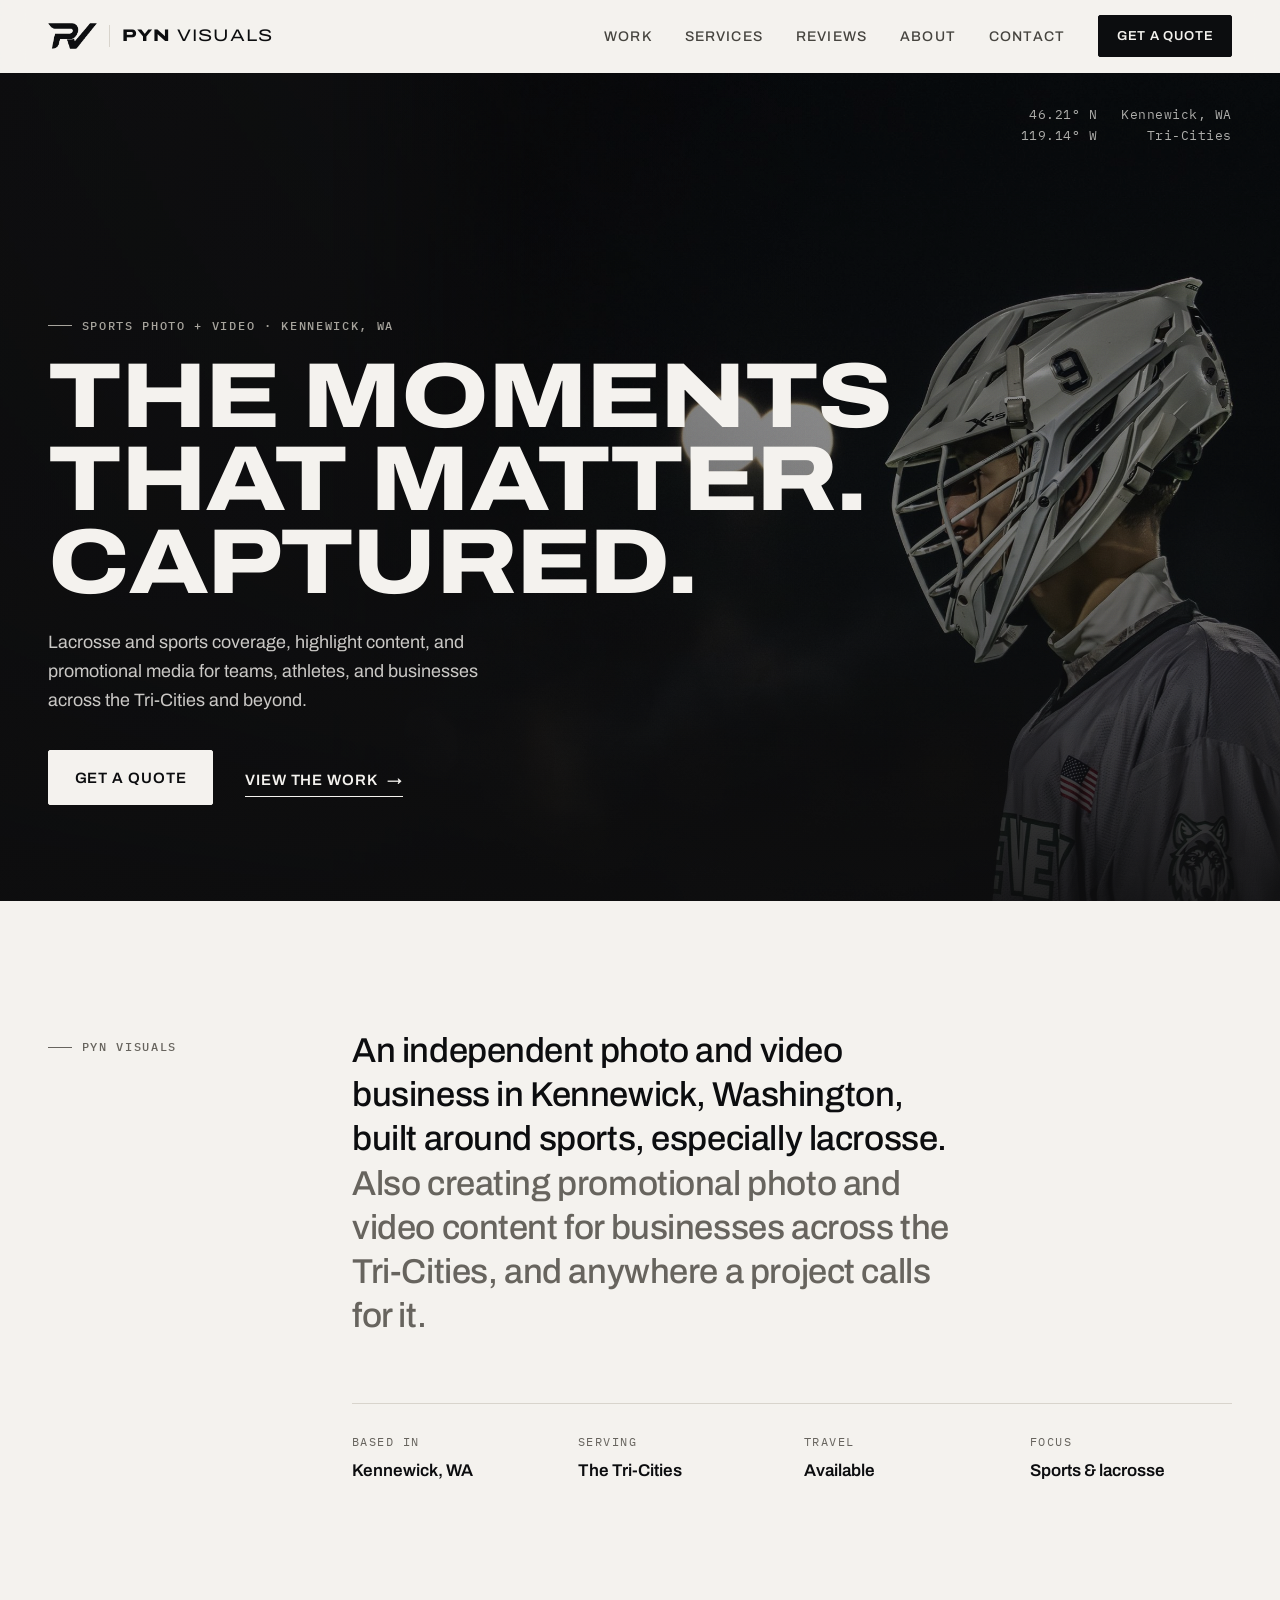
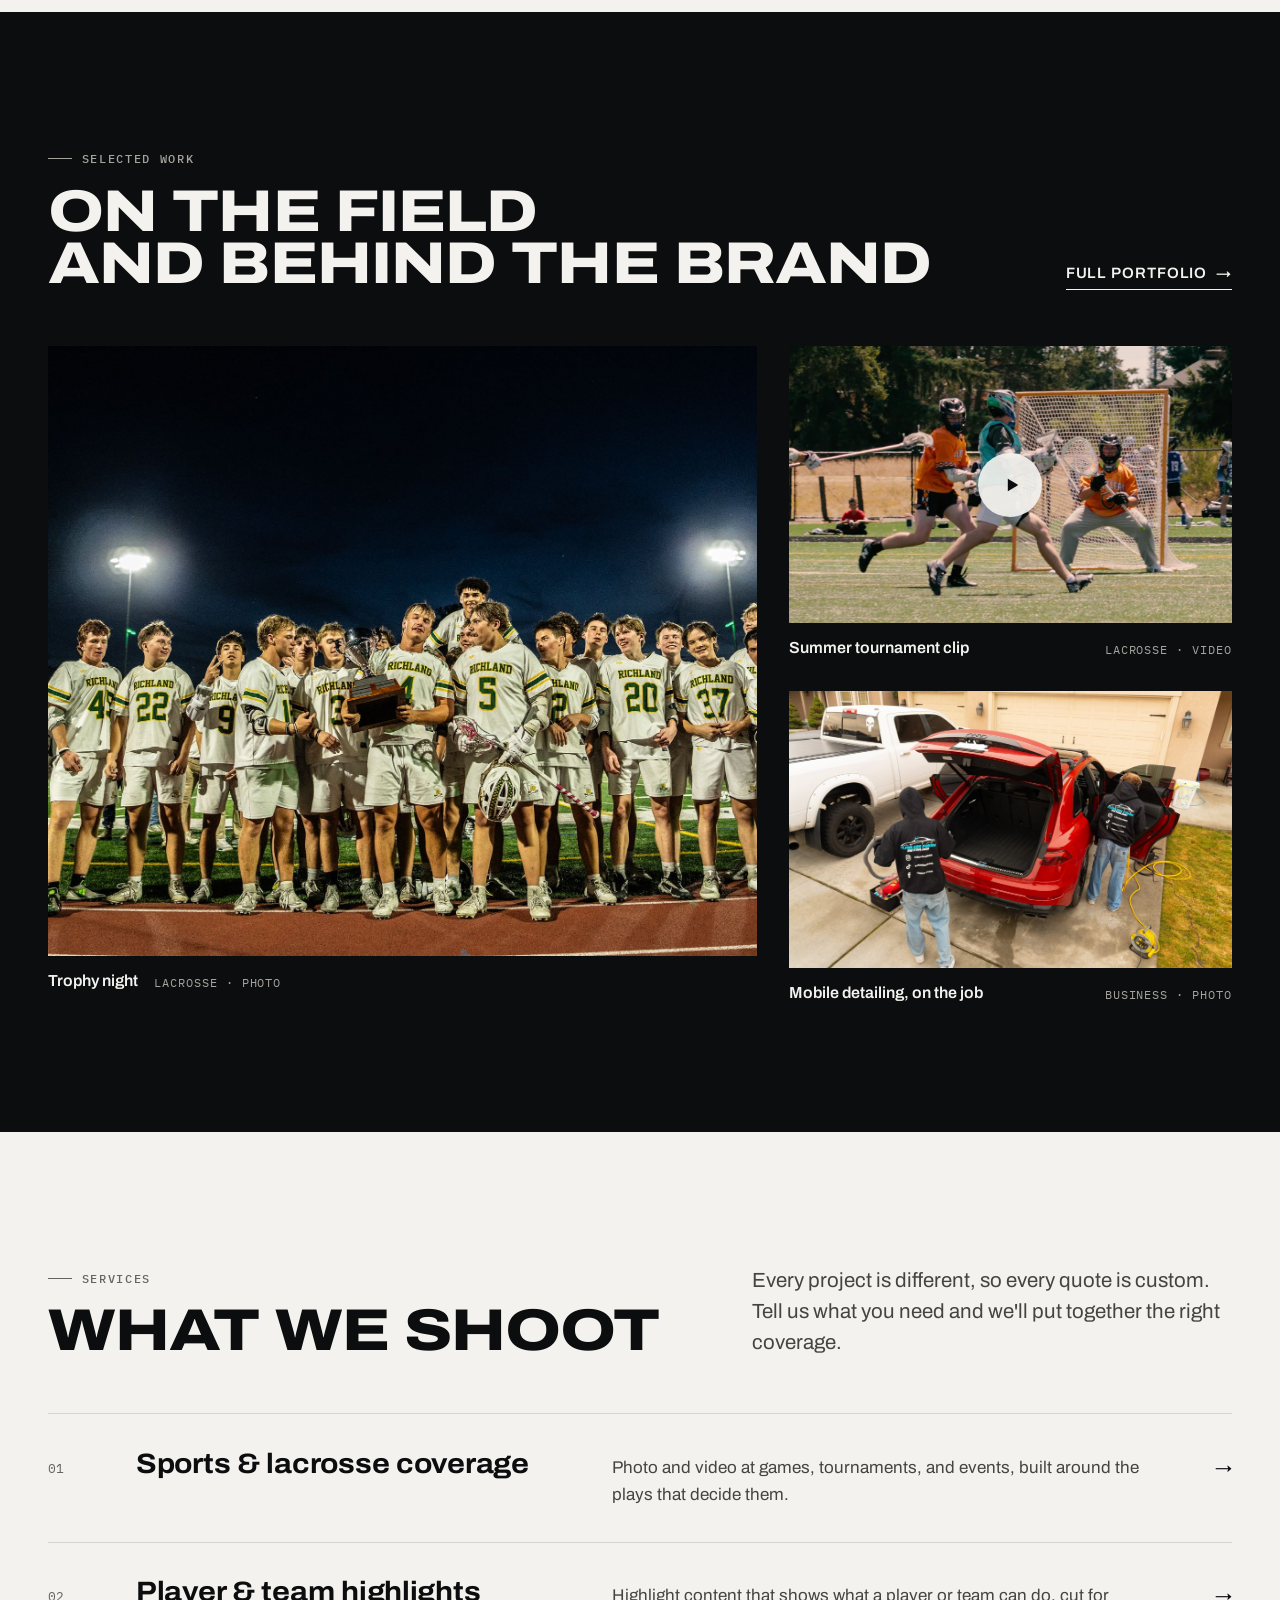
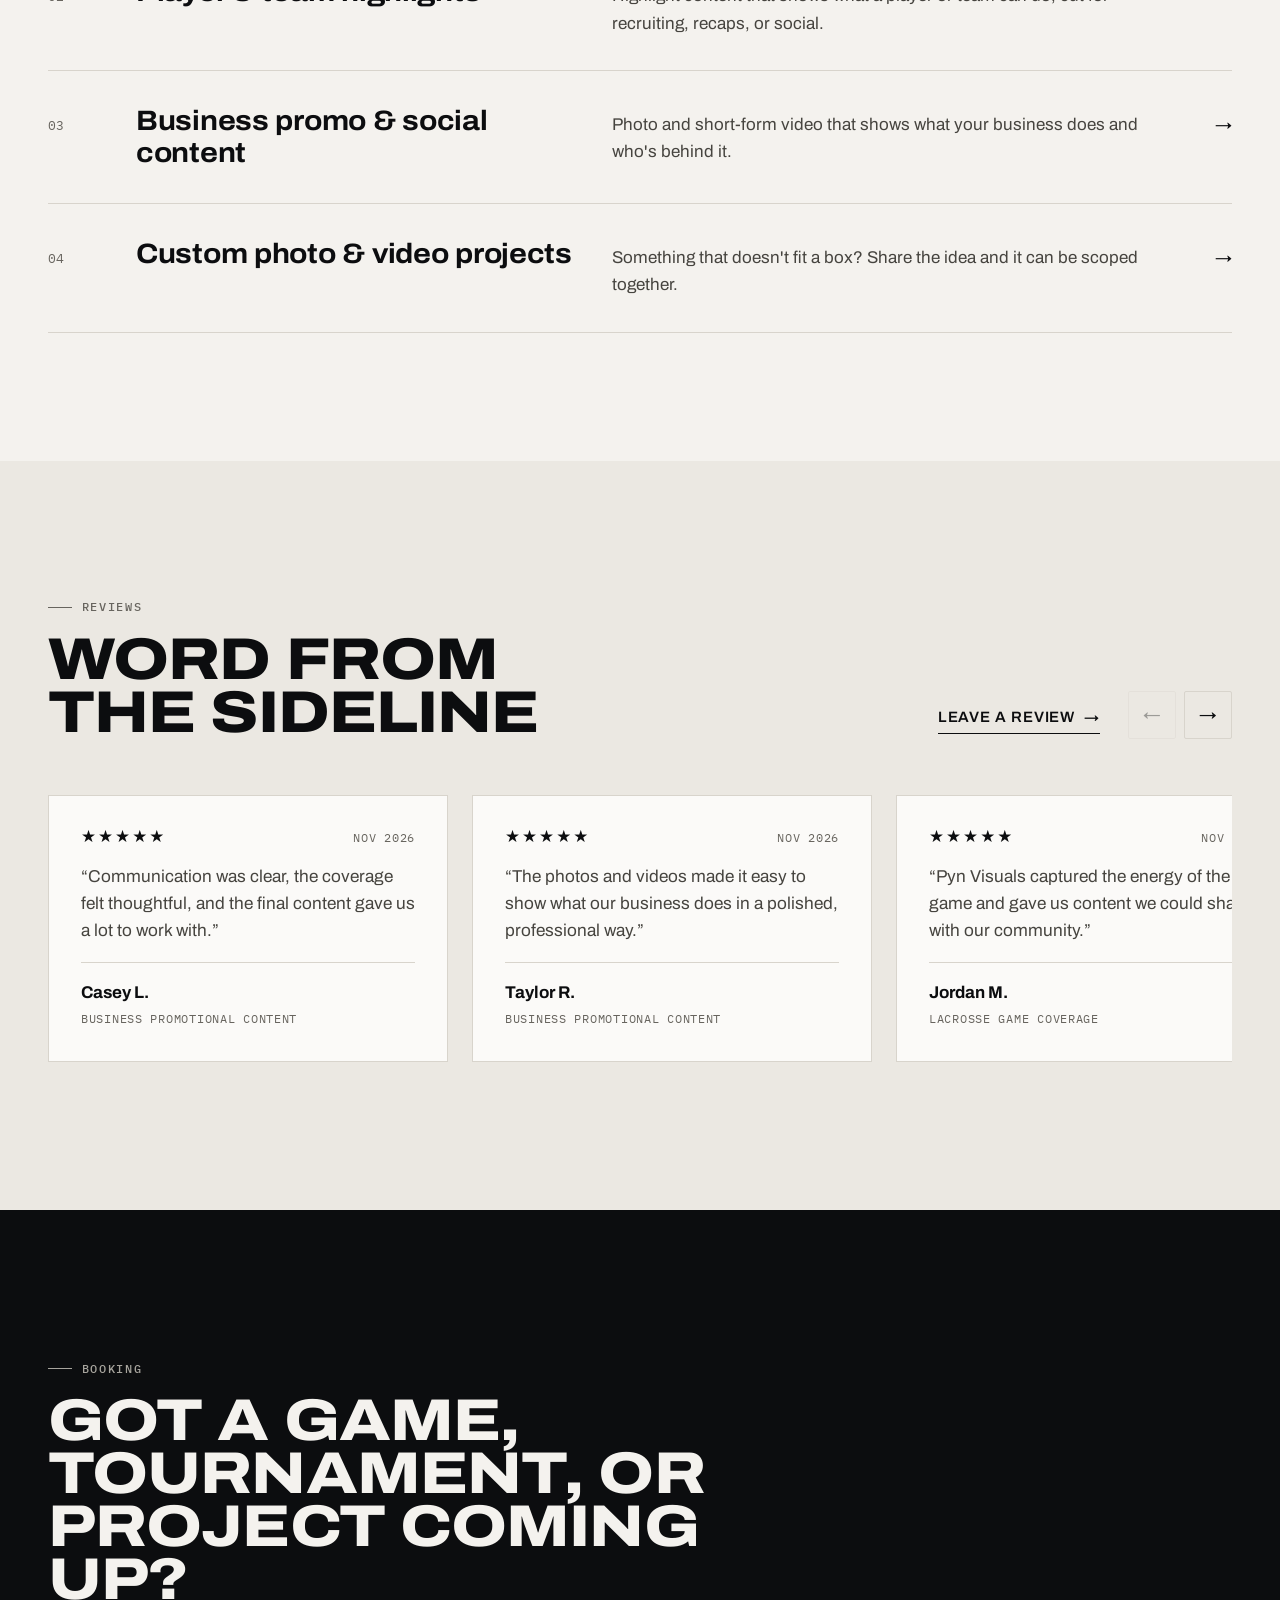
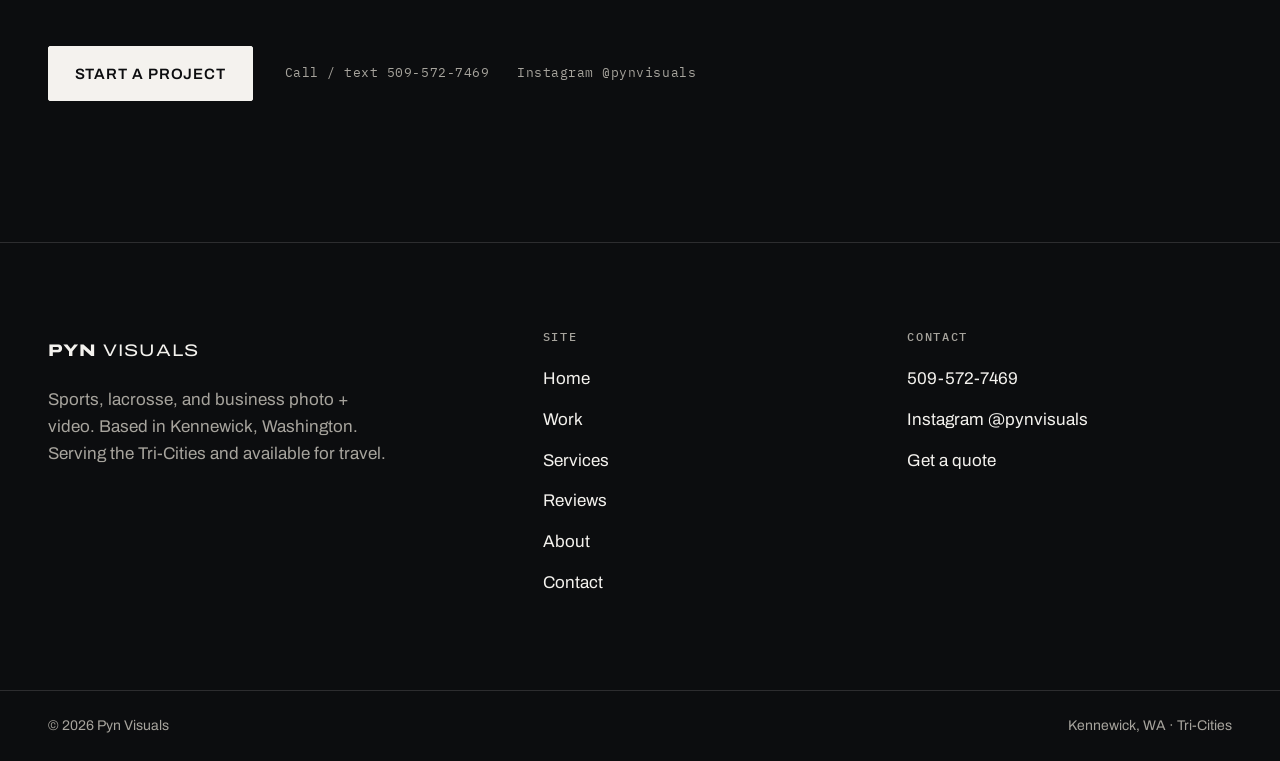
<file: index.html>
<!doctype html>
<html lang="en">
<head>
  <meta charset="utf-8" />
  <meta name="viewport" content="width=device-width, initial-scale=1" />
  <title>Pyn Visuals | Sports &amp; Lacrosse Photo + Video in Kennewick, WA</title>
  <meta name="description" content="Pyn Visuals is a Kennewick, Washington photo and video business focused on sports and lacrosse, plus promotional and social media content for businesses. Serving the Tri-Cities and available for travel." />
  <meta name="theme-color" content="#f4f2ee" />
  <link rel="icon" type="image/png" sizes="32x32" href="assets/favicon-32.png" />
  <link rel="apple-touch-icon" href="assets/apple-touch-icon.png" />

  <!-- Social sharing. If you move to a custom domain, update og:url and og:image on every page. -->
  <meta property="og:site_name" content="Pyn Visuals" />
  <meta property="og:type" content="website" />
  <meta property="og:title" content="Pyn Visuals | Sports &amp; Lacrosse Photo + Video" />
  <meta property="og:description" content="Sports and lacrosse photo + video, plus promotional and social media content for businesses. Based in Kennewick, WA, serving the Tri-Cities and available for travel." />
  <meta property="og:url" content="https://pynvisuals.com/" />
  <meta property="og:image" content="https://pynvisuals.com/assets/social/og-image.jpg" />
  <meta property="og:image:alt" content="Pyn Visuals logo and name on a warm white background." />
  <meta name="twitter:card" content="summary_large_image" />

  <link rel="preconnect" href="https://fonts.googleapis.com" />
  <link rel="preconnect" href="https://fonts.gstatic.com" crossorigin />
  <link rel="stylesheet" href="https://fonts.googleapis.com/css2?family=Archivo:wdth,wght@62..125,100..900&family=IBM+Plex+Mono:wght@400;500&display=swap" />
  <link rel="preload" as="image" href="assets/images/hero/hero.jpg" fetchpriority="high" />
  <link rel="stylesheet" href="css/styles.css" />
  <script>document.documentElement.classList.add("js");</script>
  <script src="js/config.js" defer></script>
  <script src="js/components.js" defer></script>
  <script src="js/gallery.js" defer></script>
  <script src="js/reviews.js" defer></script>
  <script src="js/main.js" defer></script>

  <script type="application/ld+json">
  {
    "@context": "https://schema.org",
    "@type": "ProfessionalService",
    "name": "Pyn Visuals",
    "description": "Sports and lacrosse photo and video, plus promotional and social media content for businesses.",
    "telephone": "+1-509-572-7469",
    "founder": { "@type": "Person", "name": "Hayden Pyne" },
    "address": { "@type": "PostalAddress", "addressLocality": "Kennewick", "addressRegion": "WA", "addressCountry": "US" },
    "areaServed": ["Kennewick, WA", "Pasco, WA", "Richland, WA", "Tri-Cities, WA"],
    "sameAs": ["https://www.instagram.com/pynvisuals/"]
  }
  </script>
</head>
<body>
  <site-header current="home"></site-header>
  <noscript><nav class="container" aria-label="Main"><p><a href="index.html">Home</a> · <a href="portfolio.html">Work</a> · <a href="services.html">Services</a> · <a href="reviews.html">Reviews</a> · <a href="about.html">About</a> · <a href="contact.html">Contact</a></p></nav></noscript>

  <main id="main">
    <!-- HERO — image and optional background video are set in js/config.js (hero) -->
    <section class="hero dark" data-hero aria-labelledby="hero-title">
      <div class="hero__media">
        <img src="assets/images/hero/hero.jpg" alt="Side profile of a lacrosse player in a white helmet under glowing stadium lights at night." width="2400" height="1600" fetchpriority="high" style="object-position: 62% 35%" />
      </div>
      <div class="hero__grain" aria-hidden="true"></div>
      <span class="hero__tag tag" hidden>Placeholder image</span>
      <div class="hero__meta mono" aria-hidden="true">
        <span>46.21° N<br />119.14° W</span>
        <span>Kennewick, WA<br />Tri-Cities</span>
      </div>

      <div class="container hero__content">
        <p class="eyebrow">Sports photo + video &middot; Kennewick, WA</p>
        <h1 class="display h1 hero__title" id="hero-title">The moments that matter. Captured.</h1>
        <p class="hero__text">Lacrosse and sports coverage, highlight content, and promotional media for teams, athletes, and businesses across the Tri-Cities and beyond.</p>
        <div class="hero__actions">
          <a class="btn btn--light" href="contact.html">Get a Quote</a>
          <a class="link-arrow" href="portfolio.html">View the work <span class="arrow" aria-hidden="true">&rarr;</span></a>
        </div>
      </div>
    </section>

    <!-- INTRO -->
    <section class="section" aria-labelledby="intro-title">
      <div class="container grid-12">
        <div class="intro__label"><h2 class="eyebrow" id="intro-title">Pyn Visuals</h2></div>
        <div class="intro__body">
          <p class="statement" data-reveal>
            An independent photo and video business in Kennewick, Washington, built around sports, especially lacrosse.
            <span class="muted">Also creating promotional photo and video content for businesses across the Tri-Cities, and anywhere a project calls for it.</span>
          </p>
          <dl class="facts" data-reveal>
            <div><dt>Based in</dt><dd>Kennewick, WA</dd></div>
            <div><dt>Serving</dt><dd>The Tri-Cities</dd></div>
            <div><dt>Travel</dt><dd>Available</dd></div>
            <div><dt>Focus</dt><dd>Sports &amp; lacrosse</dd></div>
          </dl>
        </div>
      </div>
    </section>

    <!-- SELECTED WORK — items marked featured: true in js/config.js -->
    <section class="section dark" aria-labelledby="work-title">
      <div class="container">
        <div class="section-head" data-reveal>
          <div>
            <p class="eyebrow">Selected work</p>
            <h2 class="display h2" id="work-title">On the field<br />and behind the brand</h2>
          </div>
          <a class="link-arrow" href="portfolio.html">Full portfolio <span class="arrow" aria-hidden="true">&rarr;</span></a>
        </div>
        <div class="featured-grid" data-featured-work data-reveal></div>
      </div>
    </section>

    <!-- SERVICES OVERVIEW — content from js/config.js (services) -->
    <section class="section" aria-labelledby="services-title">
      <div class="container">
        <div class="section-head" data-reveal>
          <div>
            <p class="eyebrow">Services</p>
            <h2 class="display h2" id="services-title">What we shoot</h2>
          </div>
          <p class="lede">Every project is different, so every quote is custom. Tell us what you need and we'll put together the right coverage.</p>
        </div>
        <ul class="service-rows" data-service-rows></ul>
      </div>
    </section>

    <!-- REVIEWS — content from js/config.js (reviews) -->
    <section class="section tone-2" aria-labelledby="reviews-title">
      <div class="container">
        <div class="section-head" data-reveal>
          <div>
            <p class="eyebrow">Reviews</p>
            <h2 class="display h2" id="reviews-title">Word from<br />the sideline</h2>
          </div>
          <div class="reviews-head__actions">
            <a class="link-arrow" href="reviews.html#leave-review">Leave a review <span class="arrow" aria-hidden="true">&rarr;</span></a>
            <div class="reviews-controls" data-reviews-controls="home-reviews-panel">
              <button class="reviews-nav" type="button" data-prev aria-label="Previous reviews">&larr;</button>
              <button class="reviews-nav" type="button" data-next aria-label="Next reviews">&rarr;</button>
            </div>
          </div>
        </div>
        <div id="home-reviews-panel" data-reviews-panel></div>
      </div>
    </section>

    <!-- CTA -->
    <section class="dark cta" aria-labelledby="cta-title">
      <div class="container" data-reveal>
        <p class="eyebrow">Booking</p>
        <h2 class="display h2 cta__title" id="cta-title" style="margin-top:1rem">Got a game, tournament, or project coming up?</h2>
        <div class="cta__row">
          <a class="btn btn--light" href="contact.html">Start a Project</a>
          <div class="cta__contact mono">
            <a data-link="phone" data-keep-text="1" href="tel:+15095727469">Call / text 509-572-7469</a>
            <a data-link="instagram" data-keep-text="1" href="https://www.instagram.com/pynvisuals/" target="_blank" rel="noopener">Instagram @pynvisuals</a>
          </div>
        </div>
      </div>
    </section>
  </main>

  <site-footer></site-footer>
</body>
</html>
</file>
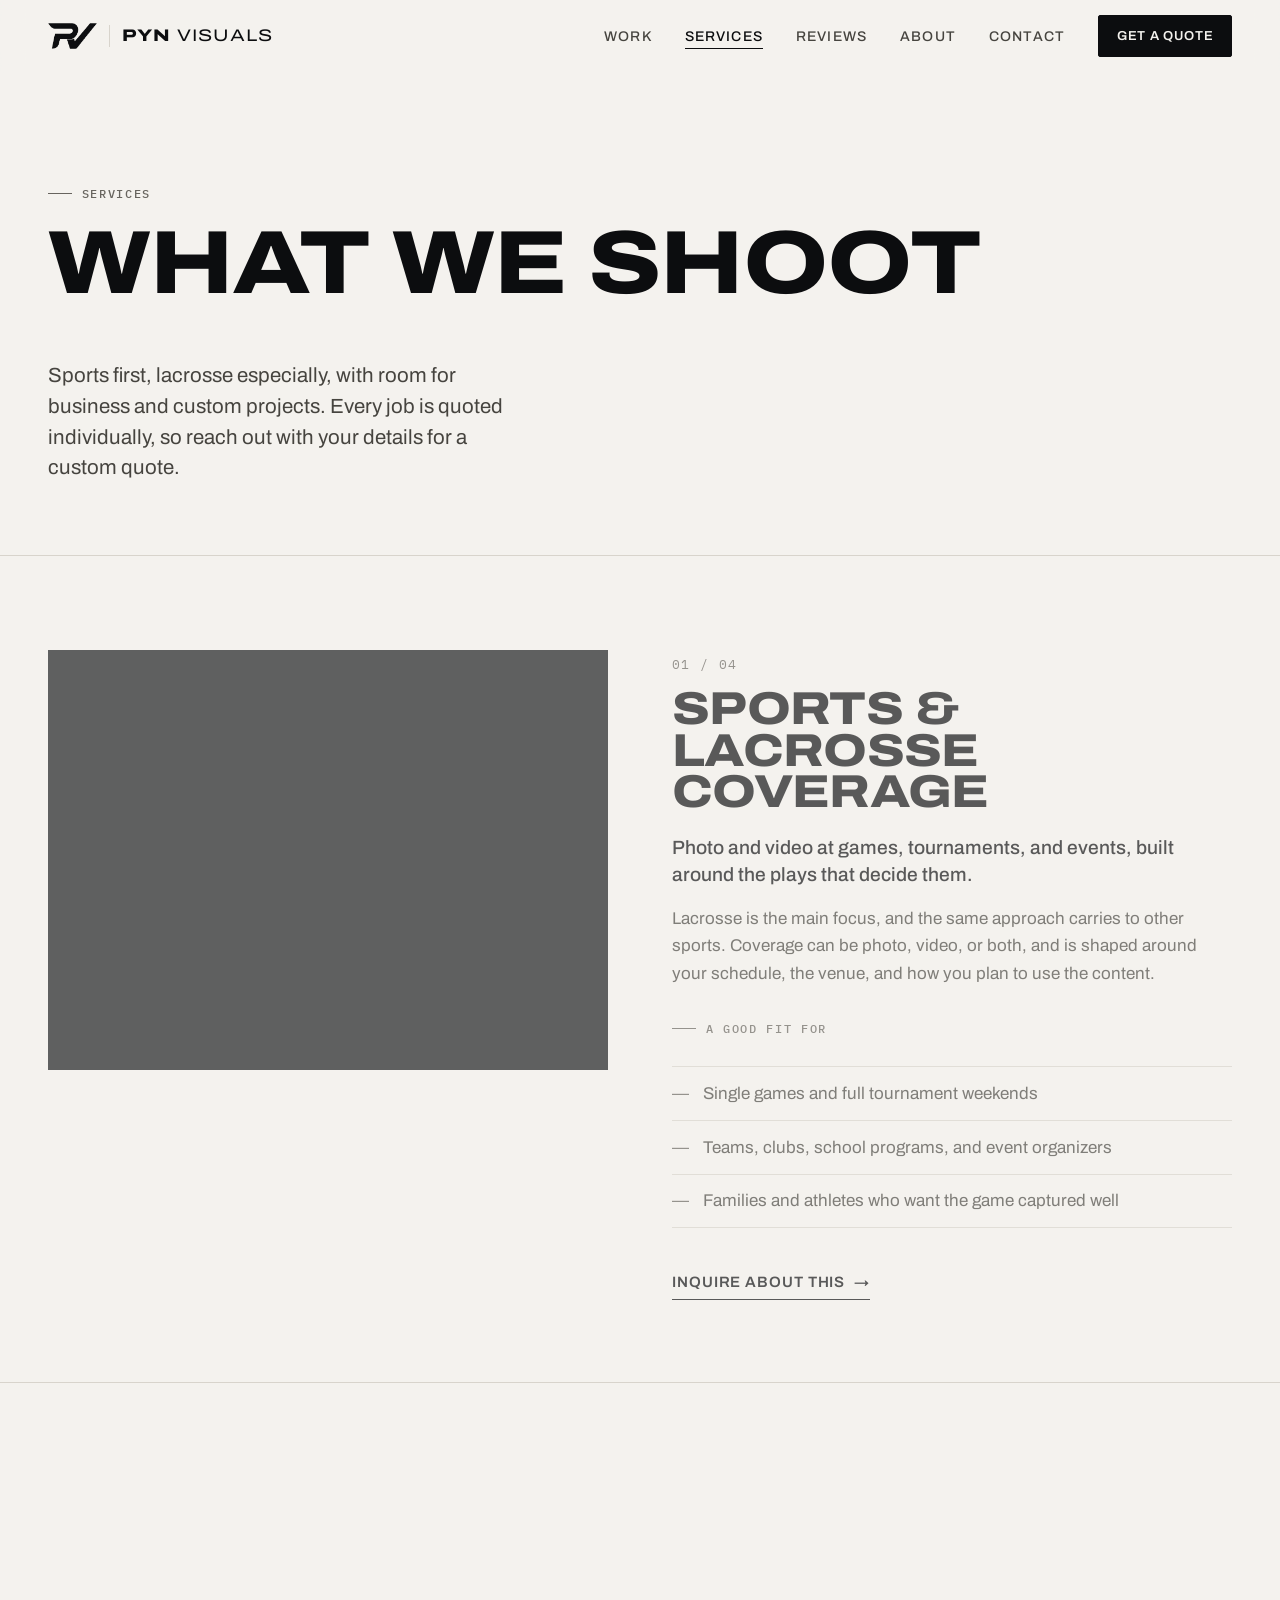
<file: examples/basalt-lacrosse/index.html>
<!doctype html>
<html lang="en"><head><meta charset="utf-8"><meta name="viewport" content="width=device-width, initial-scale=1"><meta name="robots" content="noindex"><meta http-equiv="refresh" content="0; url=../../services.html"><title>Services | Pyn Visuals</title></head><body><p>Explore Pyn Visuals photography and videography <a href="../../services.html">services</a>.</p></body></html>
</file>
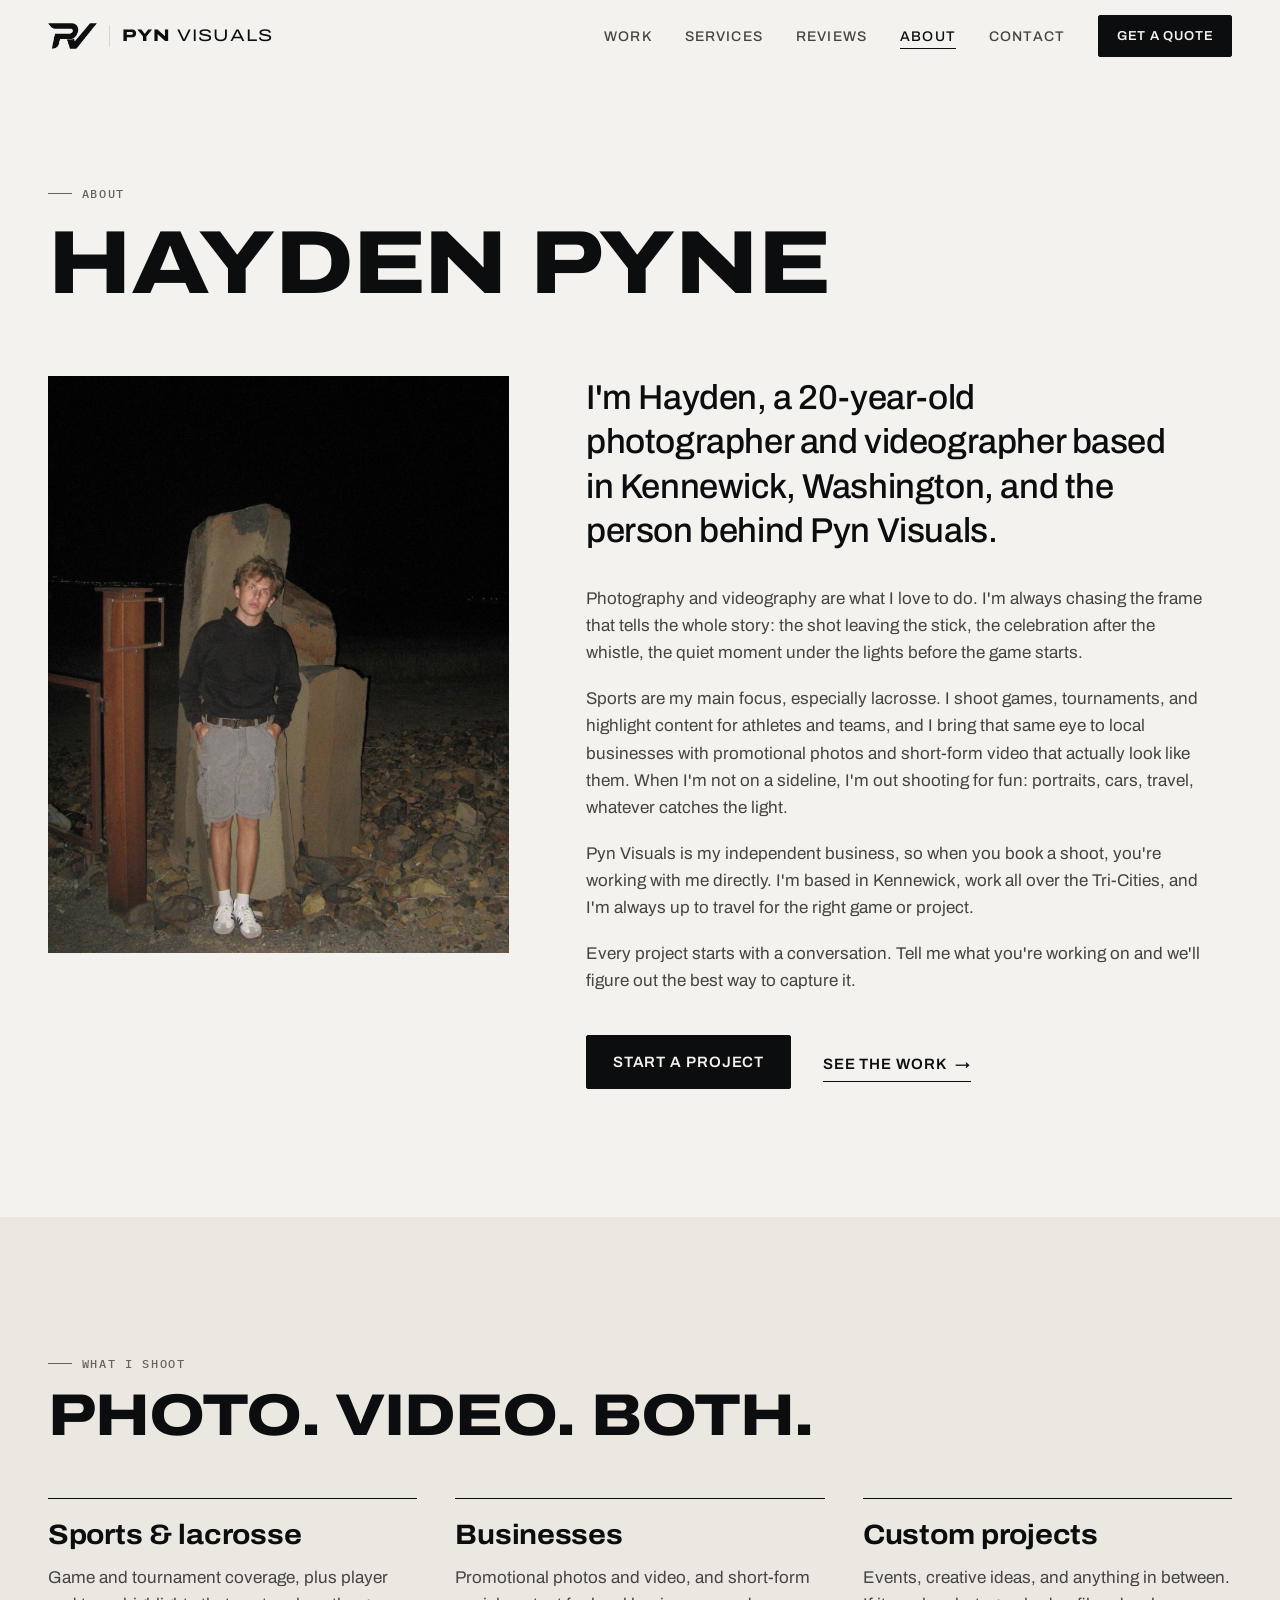
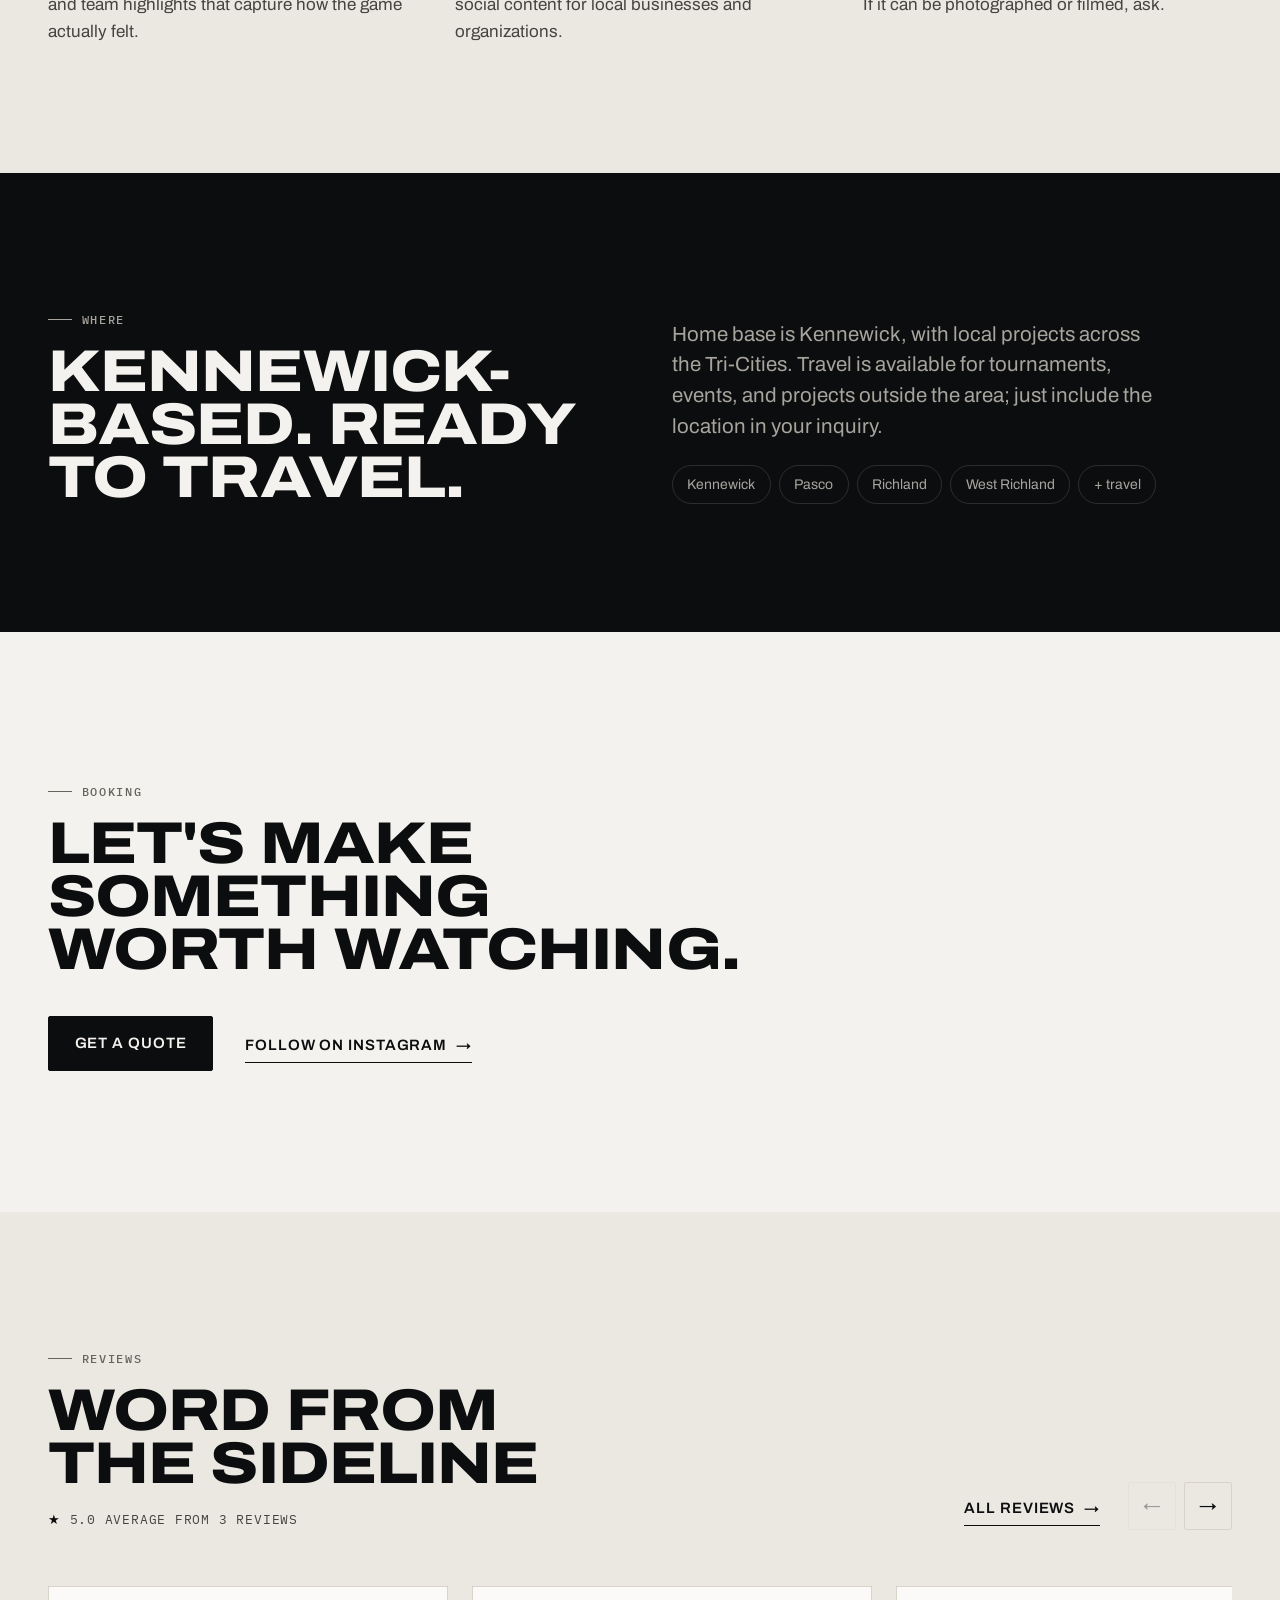
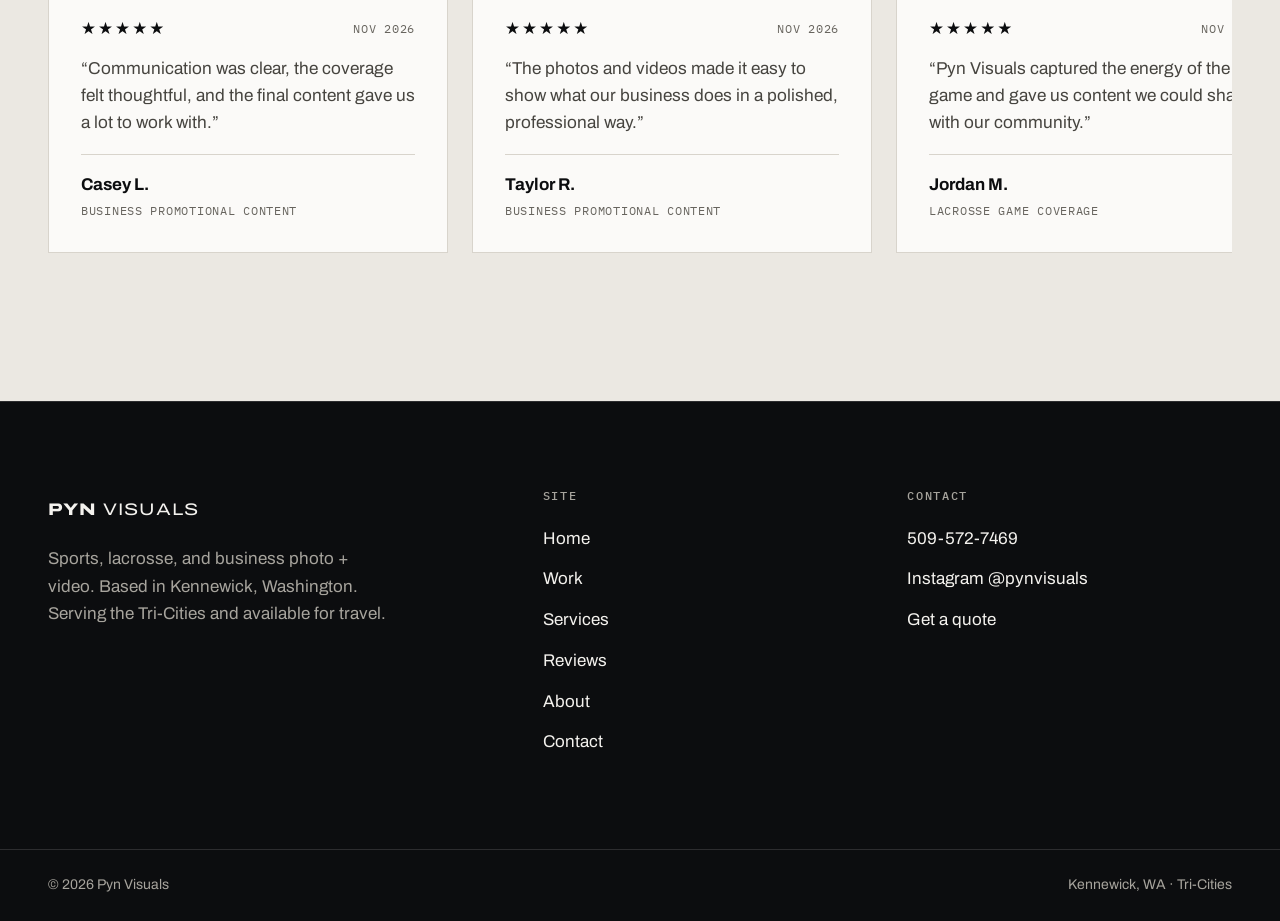
<file: about.html>
<!doctype html>
<html lang="en">
<head>
  <meta charset="utf-8" />
  <meta name="viewport" content="width=device-width, initial-scale=1" />
  <title>About Hayden Pyne | Pyn Visuals</title>
  <meta name="description" content="Meet Hayden Pyne, the 20-year-old photographer and videographer behind Pyn Visuals in Kennewick, Washington. Sports, lacrosse, and business photo + video." />
  <meta name="theme-color" content="#f4f2ee" />
  <link rel="icon" type="image/png" sizes="32x32" href="assets/favicon-32.png" />
  <link rel="apple-touch-icon" href="assets/apple-touch-icon.png" />
  <meta property="og:site_name" content="Pyn Visuals" />
  <meta property="og:type" content="website" />
  <meta property="og:title" content="About Hayden Pyne | Pyn Visuals" />
  <meta property="og:description" content="Meet Hayden Pyne, the photographer and videographer behind Pyn Visuals in Kennewick, WA." />
  <meta property="og:url" content="https://pynvisuals.com/about.html" />
  <meta property="og:image" content="https://pynvisuals.com/assets/social/og-image.jpg" />
  <meta property="og:image:alt" content="Pyn Visuals logo and name on a warm white background." />
  <meta name="twitter:card" content="summary_large_image" />
  <link rel="preconnect" href="https://fonts.googleapis.com" />
  <link rel="preconnect" href="https://fonts.gstatic.com" crossorigin />
  <link rel="stylesheet" href="https://fonts.googleapis.com/css2?family=Archivo:wdth,wght@62..125,100..900&family=IBM+Plex+Mono:wght@400;500&display=swap" />
  <link rel="stylesheet" href="css/styles.css" />
  <script>document.documentElement.classList.add("js");</script>
  <script src="js/config.js" defer></script>
  <script src="js/components.js" defer></script>
  <script src="js/reviews.js" defer></script>
  <script src="js/main.js" defer></script>
</head>
<body>
  <site-header current="about"></site-header>
  <noscript><nav class="container" aria-label="Main"><p><a href="index.html">Home</a> · <a href="portfolio.html">Work</a> · <a href="services.html">Services</a> · <a href="reviews.html">Reviews</a> · <a href="about.html">About</a> · <a href="contact.html">Contact</a></p></nav></noscript>

  <main id="main">
    <header class="container page-intro">
      <p class="eyebrow">About</p>
      <h1 class="display">Hayden Pyne</h1>
    </header>

    <section class="container" aria-label="Introduction" style="padding-bottom:var(--section)">
      <div class="about-grid">
        <!-- Your photo: assets/images/about/hayden-pyne.jpg (portrait / 4:5 works best) -->
        <figure class="about-grid__media" style="margin:0" data-reveal>
          <img src="assets/images/about/hayden-pyne.jpg" alt="Hayden Pyne standing at night in front of tall basalt rocks, hands in the pockets of his shorts, wearing a black hoodie." width="1200" height="1600" loading="lazy" decoding="async" />
        </figure>
        <div class="about-grid__body" data-reveal>
          <!-- Age: update each year, or remove "20-year-old" -->
          <p class="statement">I'm Hayden, a 20-year-old photographer and videographer based in Kennewick, Washington, and the person behind Pyn Visuals.</p>
          <div class="prose">
            <p>Photography and videography are what I love to do. I'm always chasing the frame that tells the whole story: the shot leaving the stick, the celebration after the whistle, the quiet moment under the lights before the game starts.</p>
            <p>Sports are my main focus, especially lacrosse. I shoot games, tournaments, and highlight content for athletes and teams, and I bring that same eye to local businesses with promotional photos and short-form video that actually look like them. When I'm not on a sideline, I'm out shooting for fun: portraits, cars, travel, whatever catches the light.</p>
            <p>Pyn Visuals is my independent business, so when you book a shoot, you're working with me directly. I'm based in Kennewick, work all over the Tri-Cities, and I'm always up to travel for the right game or project.</p>
            <p>Every project starts with a conversation. Tell me what you're working on and we'll figure out the best way to capture it.</p>
          </div>
          <div class="cta__row">
            <a class="btn" href="contact.html">Start a Project</a>
            <a class="link-arrow" href="portfolio.html">See the work <span class="arrow" aria-hidden="true">&rarr;</span></a>
          </div>
        </div>
      </div>
    </section>

    <section class="section tone-2" aria-labelledby="focus-title">
      <div class="container">
        <div class="section-head" data-reveal>
          <div>
            <p class="eyebrow">What I shoot</p>
            <h2 class="display h2" id="focus-title">Photo. Video. Both.</h2>
          </div>
        </div>
        <div class="pillars" data-reveal>
          <div class="pillar">
            <h3 class="h3">Sports &amp; lacrosse</h3>
            <p>Game and tournament coverage, plus player and team highlights that capture how the game actually felt.</p>
          </div>
          <div class="pillar">
            <h3 class="h3">Businesses</h3>
            <p>Promotional photos and video, and short-form social content for local businesses and organizations.</p>
          </div>
          <div class="pillar">
            <h3 class="h3">Custom projects</h3>
            <p>Events, creative ideas, and anything in between. If it can be photographed or filmed, ask.</p>
          </div>
        </div>
      </div>
    </section>

    <section class="section dark" aria-labelledby="area-title">
      <div class="container area">
        <div data-reveal>
          <p class="eyebrow">Where</p>
          <h2 class="display h2" id="area-title" style="margin-top:1rem">Kennewick-based. Ready to travel.</h2>
        </div>
        <div data-reveal>
          <p class="lede">Home base is Kennewick, with local projects across the Tri-Cities. Travel is available for tournaments, events, and projects outside the area; just include the location in your inquiry.</p>
          <ul class="area__places" aria-label="Local area">
            <li>Kennewick</li><li>Pasco</li><li>Richland</li><li>West Richland</li><li>+ travel</li>
          </ul>
        </div>
      </div>
    </section>

    <section class="cta" aria-labelledby="cta-title">
      <div class="container" data-reveal>
        <p class="eyebrow">Booking</p>
        <h2 class="display h2 cta__title" id="cta-title" style="margin-top:1rem">Let's make something worth watching.</h2>
        <div class="cta__row">
          <a class="btn" href="contact.html">Get a Quote</a>
          <a class="link-arrow" data-link="instagram" data-keep-text="1" href="https://www.instagram.com/pynvisuals/" target="_blank" rel="noopener">Follow on Instagram <span class="arrow" aria-hidden="true">&rarr;</span></a>
        </div>
      </div>
    </section>
  </main>

  <site-footer></site-footer>
</body>
</html>
</file>
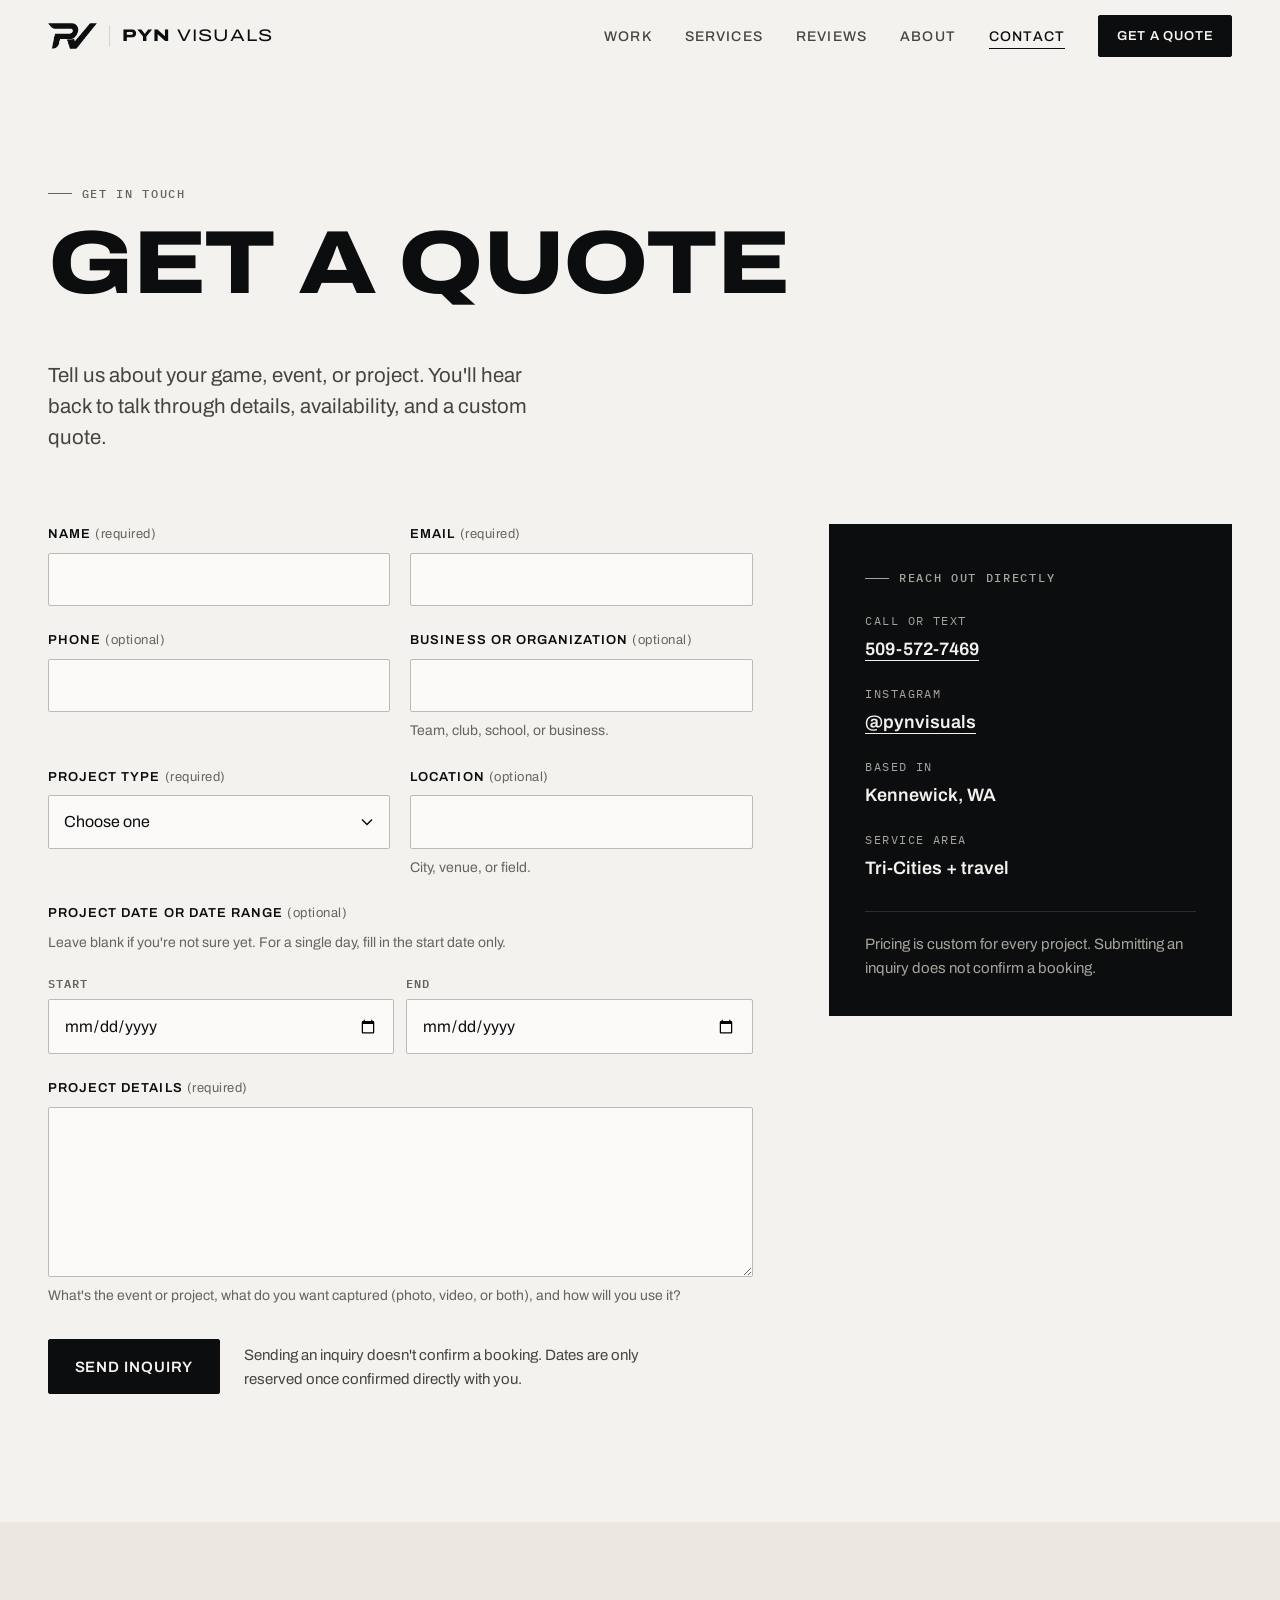
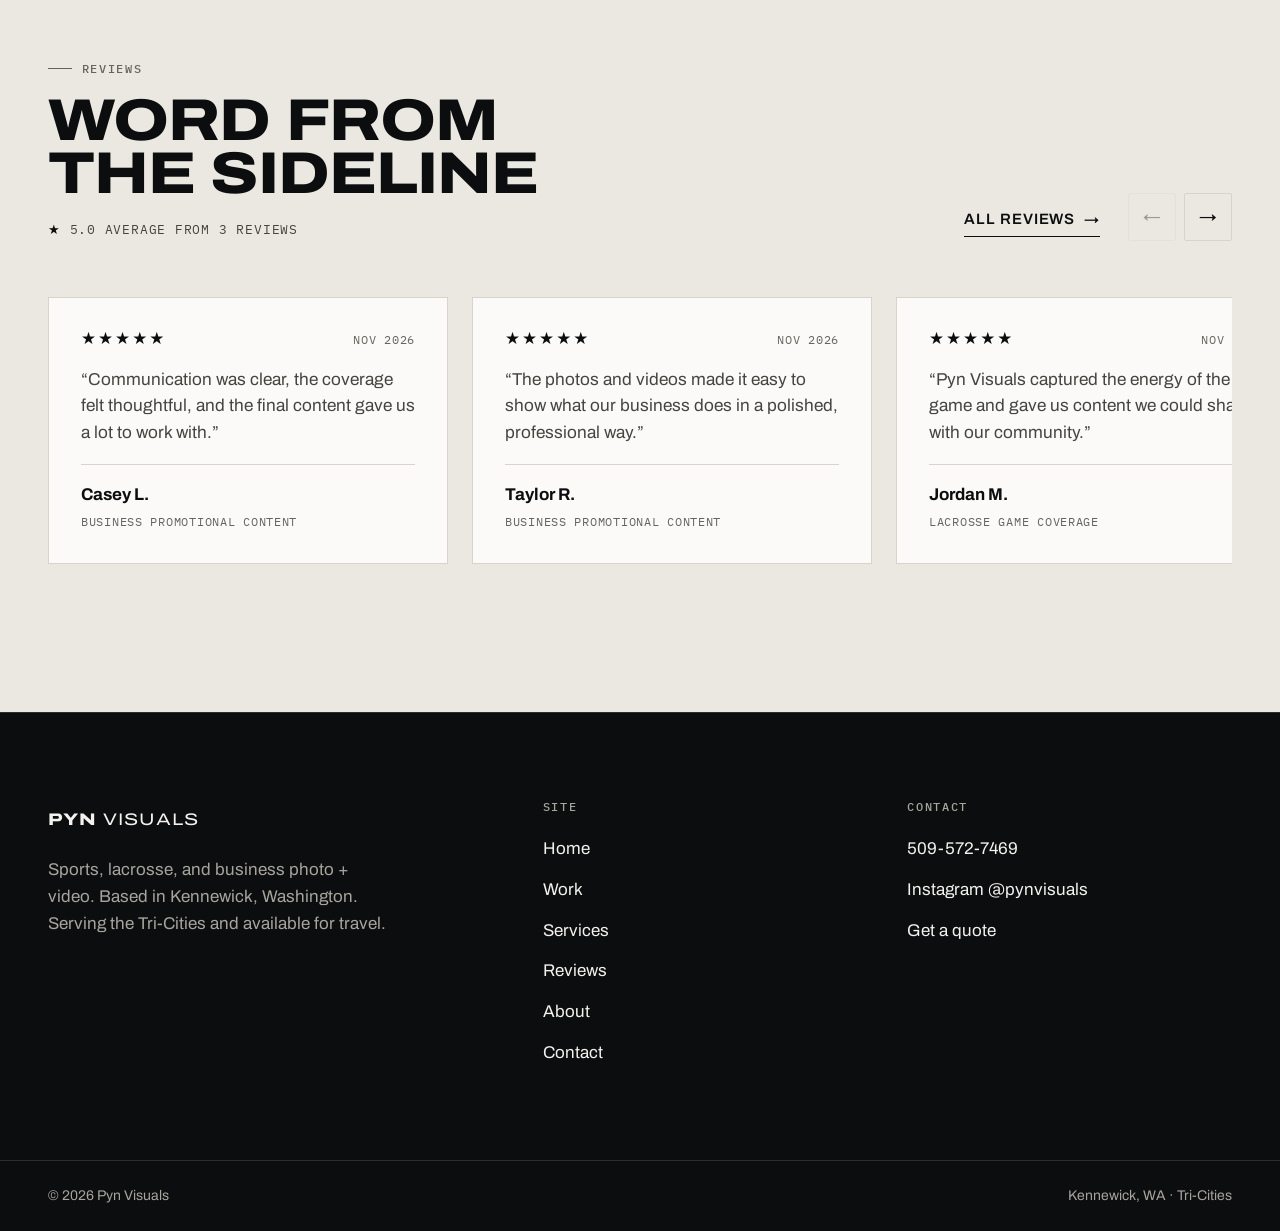
<file: contact.html>
<!doctype html>
<html lang="en">
<head>
  <meta charset="utf-8" />
  <meta name="viewport" content="width=device-width, initial-scale=1" />
  <title>Get a Quote | Pyn Visuals</title>
  <meta name="description" content="Contact Pyn Visuals about sports, lacrosse, business, or custom photo and video projects, in Kennewick, the Tri-Cities, or on location." />
  <meta name="theme-color" content="#f4f2ee" />
  <link rel="icon" type="image/png" sizes="32x32" href="assets/favicon-32.png" />
  <link rel="apple-touch-icon" href="assets/apple-touch-icon.png" />
  <meta property="og:site_name" content="Pyn Visuals" />
  <meta property="og:type" content="website" />
  <meta property="og:title" content="Get a Quote | Pyn Visuals" />
  <meta property="og:description" content="Get in touch about sports, lacrosse, business, or custom photo and video projects." />
  <meta property="og:url" content="https://pynvisuals.com/contact.html" />
  <meta property="og:image" content="https://pynvisuals.com/assets/social/og-image.jpg" />
  <meta property="og:image:alt" content="Pyn Visuals logo and name on a warm white background." />
  <meta name="twitter:card" content="summary_large_image" />
  <link rel="preconnect" href="https://fonts.googleapis.com" />
  <link rel="preconnect" href="https://fonts.gstatic.com" crossorigin />
  <link rel="stylesheet" href="https://fonts.googleapis.com/css2?family=Archivo:wdth,wght@62..125,100..900&family=IBM+Plex+Mono:wght@400;500&display=swap" />
  <link rel="stylesheet" href="css/styles.css" />
  <script>document.documentElement.classList.add("js");</script>
  <script src="js/config.js" defer></script>
  <script src="js/components.js" defer></script>
  <script src="js/reviews.js" defer></script>
  <script src="js/main.js" defer></script>
  <script src="js/inquiry-form.js" defer></script>
</head>
<body>
  <site-header current="contact"></site-header>
  <noscript><nav class="container" aria-label="Main"><p><a href="index.html">Home</a> · <a href="portfolio.html">Work</a> · <a href="services.html">Services</a> · <a href="reviews.html">Reviews</a> · <a href="about.html">About</a> · <a href="contact.html">Contact</a></p></nav></noscript>

  <main id="main">
    <header class="container page-intro">
      <p class="eyebrow">Get in touch</p>
      <div class="page-intro__row">
        <h1 class="display">Get a quote</h1>
        <p class="lede">Tell us about your game, event, or project. You'll hear back to talk through details, availability, and a custom quote.</p>
      </div>
    </header>

    <section class="container contact-grid" aria-label="Inquiry form and contact details" style="padding-bottom:var(--section)">
      <div>
        <noscript><p class="notice" style="display:block">The inquiry form needs JavaScript. Please call or text <a href="tel:+15095727469">509-572-7469</a> or message <a href="https://www.instagram.com/pynvisuals/">@pynvisuals</a> on Instagram.</p></noscript>

        <!--
          NOTE: No backend. This form only delivers messages after you set
          PYN.inquiryForm.endpoint in js/config.js (see README.md).
          Field names below are what your form service will receive.
        -->
        <form class="form" data-inquiry-form novalidate>
          <p class="notice notice--setup" data-setup-notice hidden>
            <strong>Setup needed (only shown while previewing locally)</strong>
            This form isn't connected to an email or form service yet, so submissions are not sent. Add your endpoint in <code>js/config.js</code> &rarr; <code>inquiryForm.endpoint</code>.
          </p>
          <div class="notice notice--error" data-error-summary tabindex="-1" hidden></div>

          <div class="field">
            <label for="name">Name <span class="req">(required)</span></label>
            <input class="input" id="name" name="name" type="text" autocomplete="name" required aria-describedby="name-error" />
            <p class="field__error" id="name-error"></p>
          </div>

          <div class="field">
            <label for="email">Email <span class="req">(required)</span></label>
            <input class="input" id="email" name="email" type="email" autocomplete="email" inputmode="email" required aria-describedby="email-error" />
            <p class="field__error" id="email-error"></p>
          </div>

          <div class="field">
            <label for="phone">Phone <span class="req">(optional)</span></label>
            <input class="input" id="phone" name="phone" type="tel" autocomplete="tel" inputmode="tel" aria-describedby="phone-error" />
            <p class="field__error" id="phone-error"></p>
          </div>

          <div class="field">
            <label for="organization">Business or organization <span class="req">(optional)</span></label>
            <input class="input" id="organization" name="organization" type="text" autocomplete="organization" aria-describedby="organization-hint" />
            <p class="hint" id="organization-hint">Team, club, school, or business.</p>
          </div>

          <div class="field">
            <label for="project-type">Project type <span class="req">(required)</span></label>
            <select class="input" id="project-type" name="projectType" required aria-describedby="project-type-error">
              <option value="">Choose one</option>
              <!-- options come from js/config.js (projectTypes) -->
            </select>
            <p class="field__error" id="project-type-error"></p>
          </div>



          <div class="field">
            <label for="location">Location <span class="req">(optional)</span></label>
            <input class="input" id="location" name="location" type="text" autocomplete="off" aria-describedby="location-hint" />
            <p class="hint" id="location-hint">City, venue, or field.</p>
          </div>

          <fieldset class="field field--full" style="border:0;margin:0;padding:0;min-width:0">
            <legend>Project date or date range <span class="req">(optional)</span></legend>
            <p class="hint" id="date-hint" style="margin:0.5rem 0 0.75rem">Leave blank if you're not sure yet. For a single day, fill in the start date only.</p>
            <div class="date-range">
              <div>
                <label class="sub" for="date-start">Start</label>
                <input class="input" id="date-start" name="dateStart" type="date" aria-describedby="date-hint" />
              </div>
              <div>
                <label class="sub" for="date-end">End</label>
                <input class="input" id="date-end" name="dateEnd" type="date" aria-describedby="date-end-error" />
              </div>
            </div>
            <p class="field__error" id="date-end-error"></p>
          </fieldset>

          <div class="field field--full">
            <label for="details">Project details <span class="req">(required)</span></label>
            <textarea class="input" id="details" name="details" required aria-describedby="details-hint details-error"></textarea>
            <p class="hint" id="details-hint">What's the event or project, what do you want captured (photo, video, or both), and how will you use it?</p>
            <p class="field__error" id="details-error"></p>
          </div>

          <!-- Spam trap: hidden from people, often filled by bots -->
          <div class="hp-field" aria-hidden="true">
            <label for="gotcha">Leave this field empty</label>
            <input id="gotcha" name="_gotcha" type="text" tabindex="-1" autocomplete="off" />
          </div>

          <p class="notice notice--error field--full" data-send-error tabindex="-1" hidden></p>

          <div class="form__foot">
            <button class="btn" type="submit">Send Inquiry</button>
            <p class="form__note">Sending an inquiry doesn't confirm a booking. Dates are only reserved once confirmed directly with you.</p>
          </div>
        </form>

        <div class="form-result" data-form-result aria-live="polite" hidden></div>
      </div>

      <aside class="dark contact-card" aria-labelledby="direct-title">
        <h2 class="eyebrow" id="direct-title">Reach out directly</h2>
        <dl>
          <div><dt>Call or text</dt><dd><a data-link="phone" href="tel:+15095727469">509-572-7469</a></dd></div>
          <div><dt>Instagram</dt><dd><a data-link="instagram" href="https://www.instagram.com/pynvisuals/" target="_blank" rel="noopener">@pynvisuals</a></dd></div>
          <div><dt>Based in</dt><dd>Kennewick, WA</dd></div>
          <div><dt>Service area</dt><dd>Tri-Cities + travel</dd></div>
        </dl>
        <p class="disclaimer">Pricing is custom for every project. Submitting an inquiry does not confirm a booking.</p>
      </aside>
    </section>
  </main>

  <site-footer></site-footer>
</body>
</html>
</file>
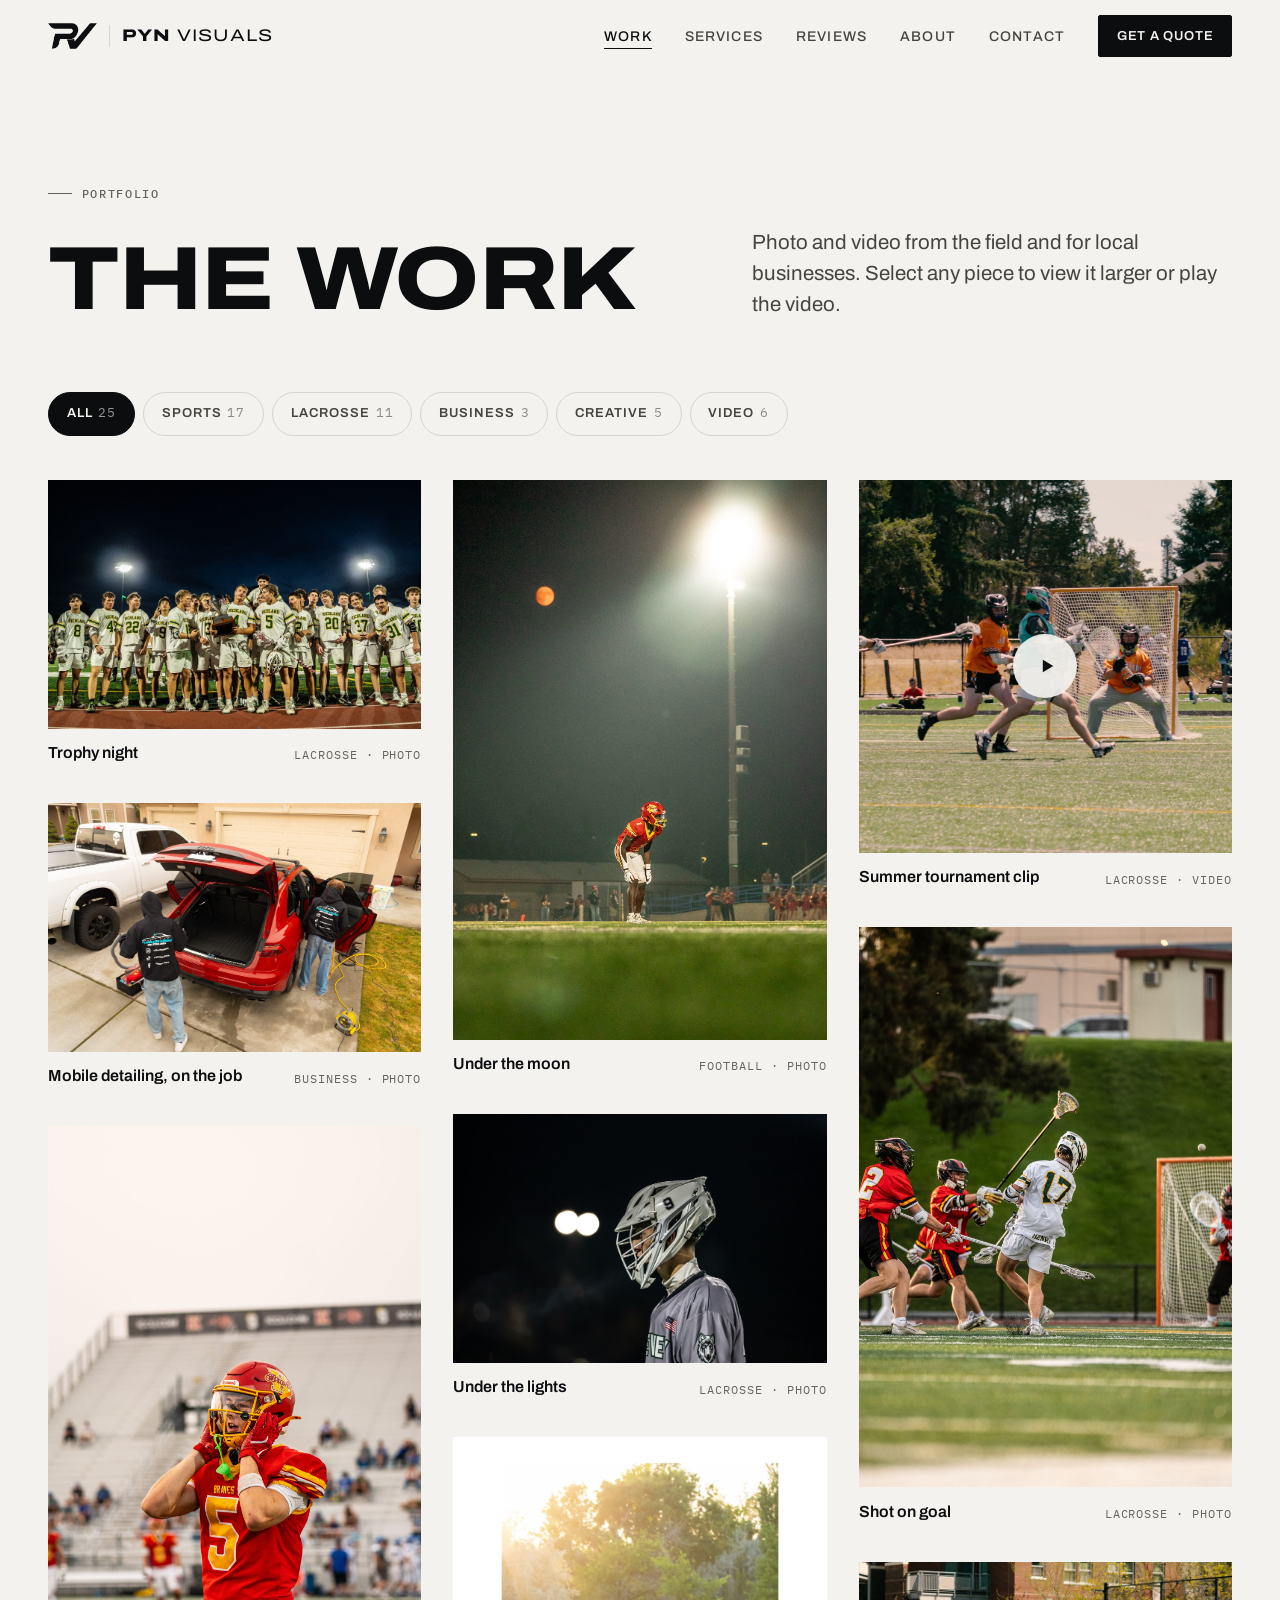
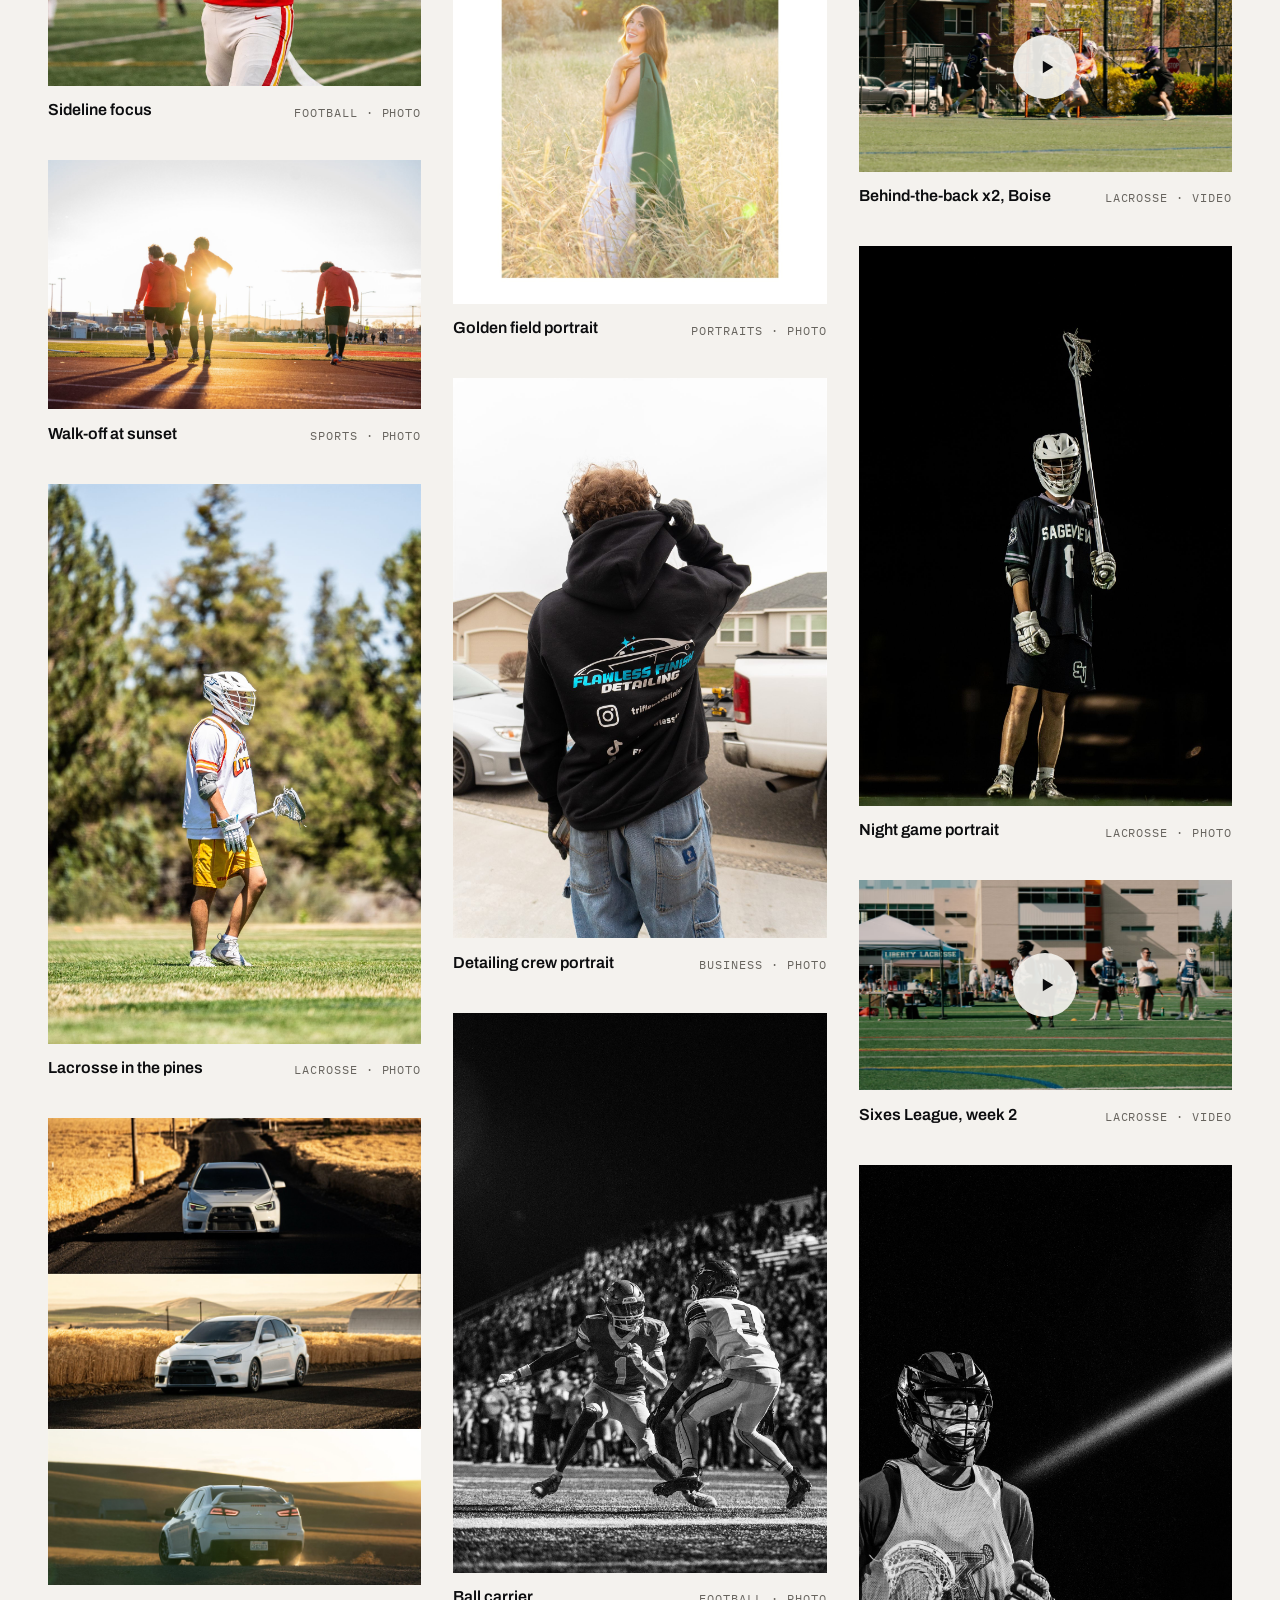
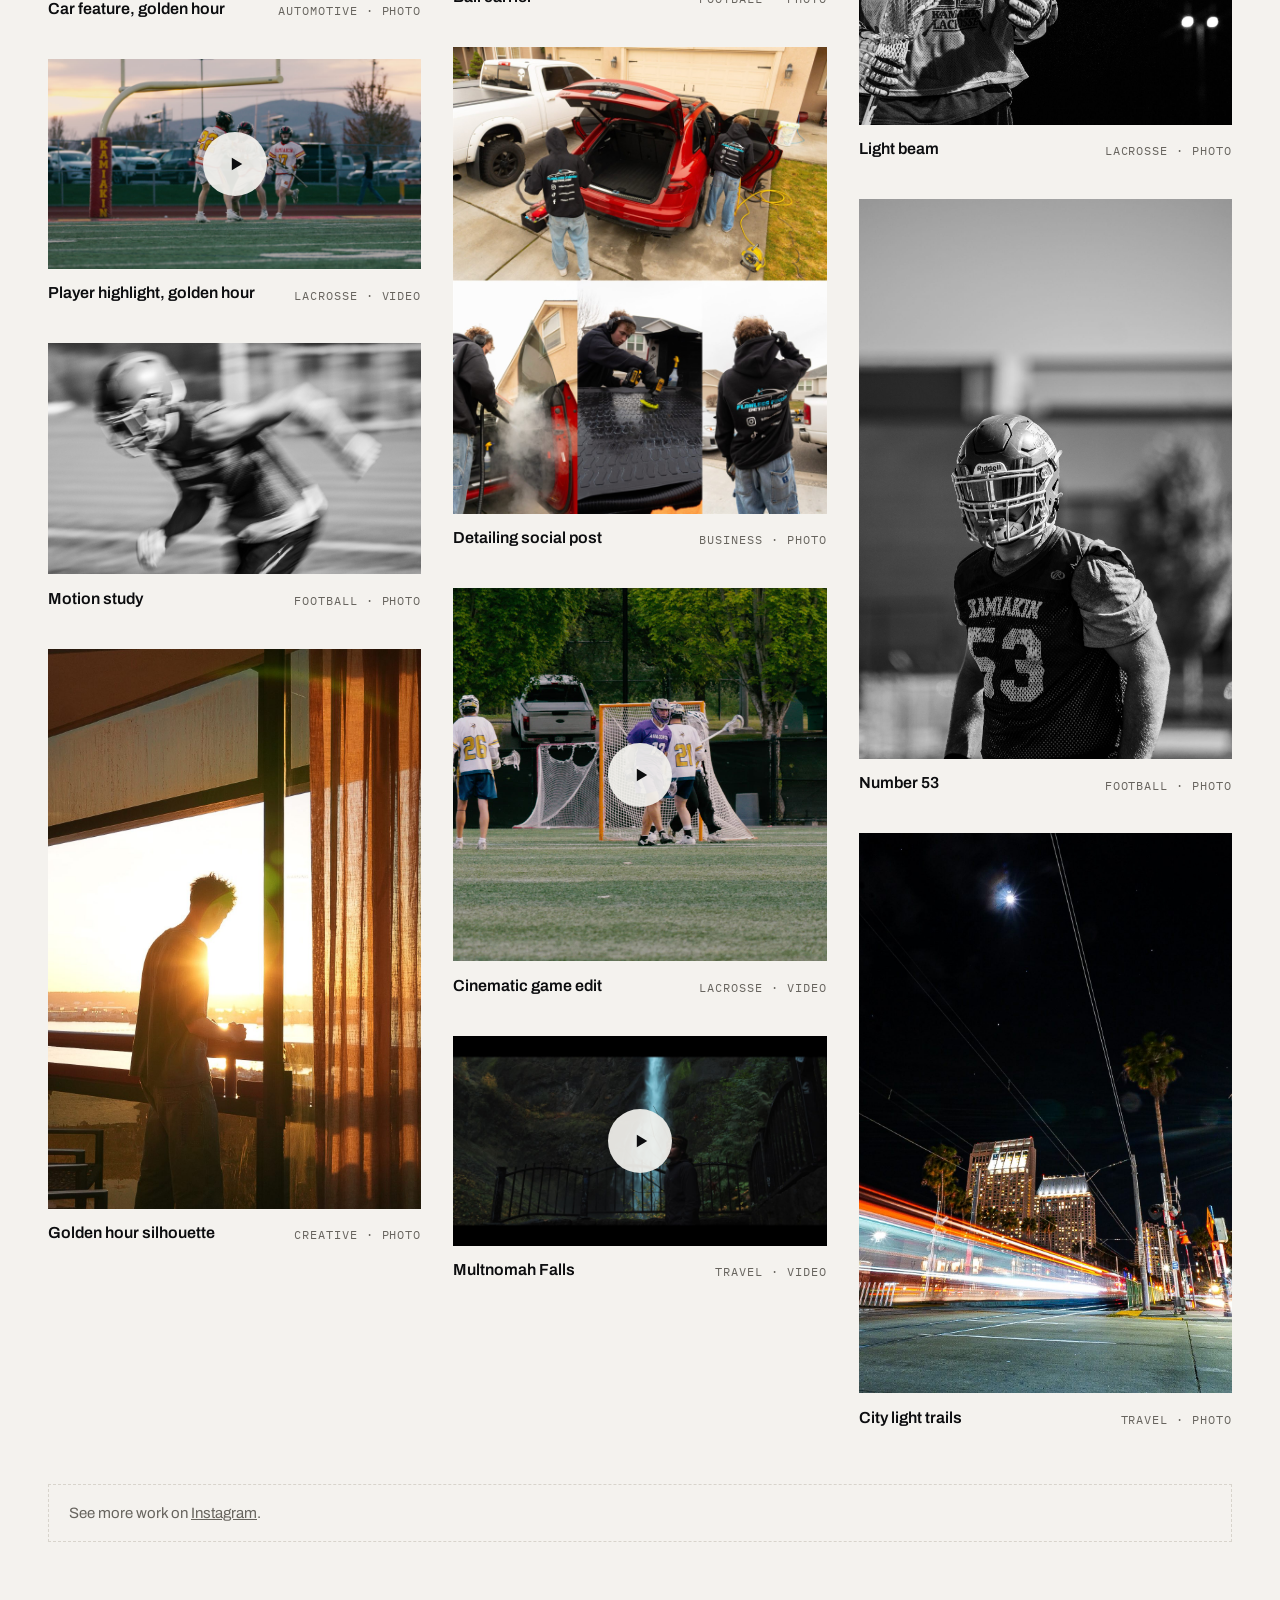
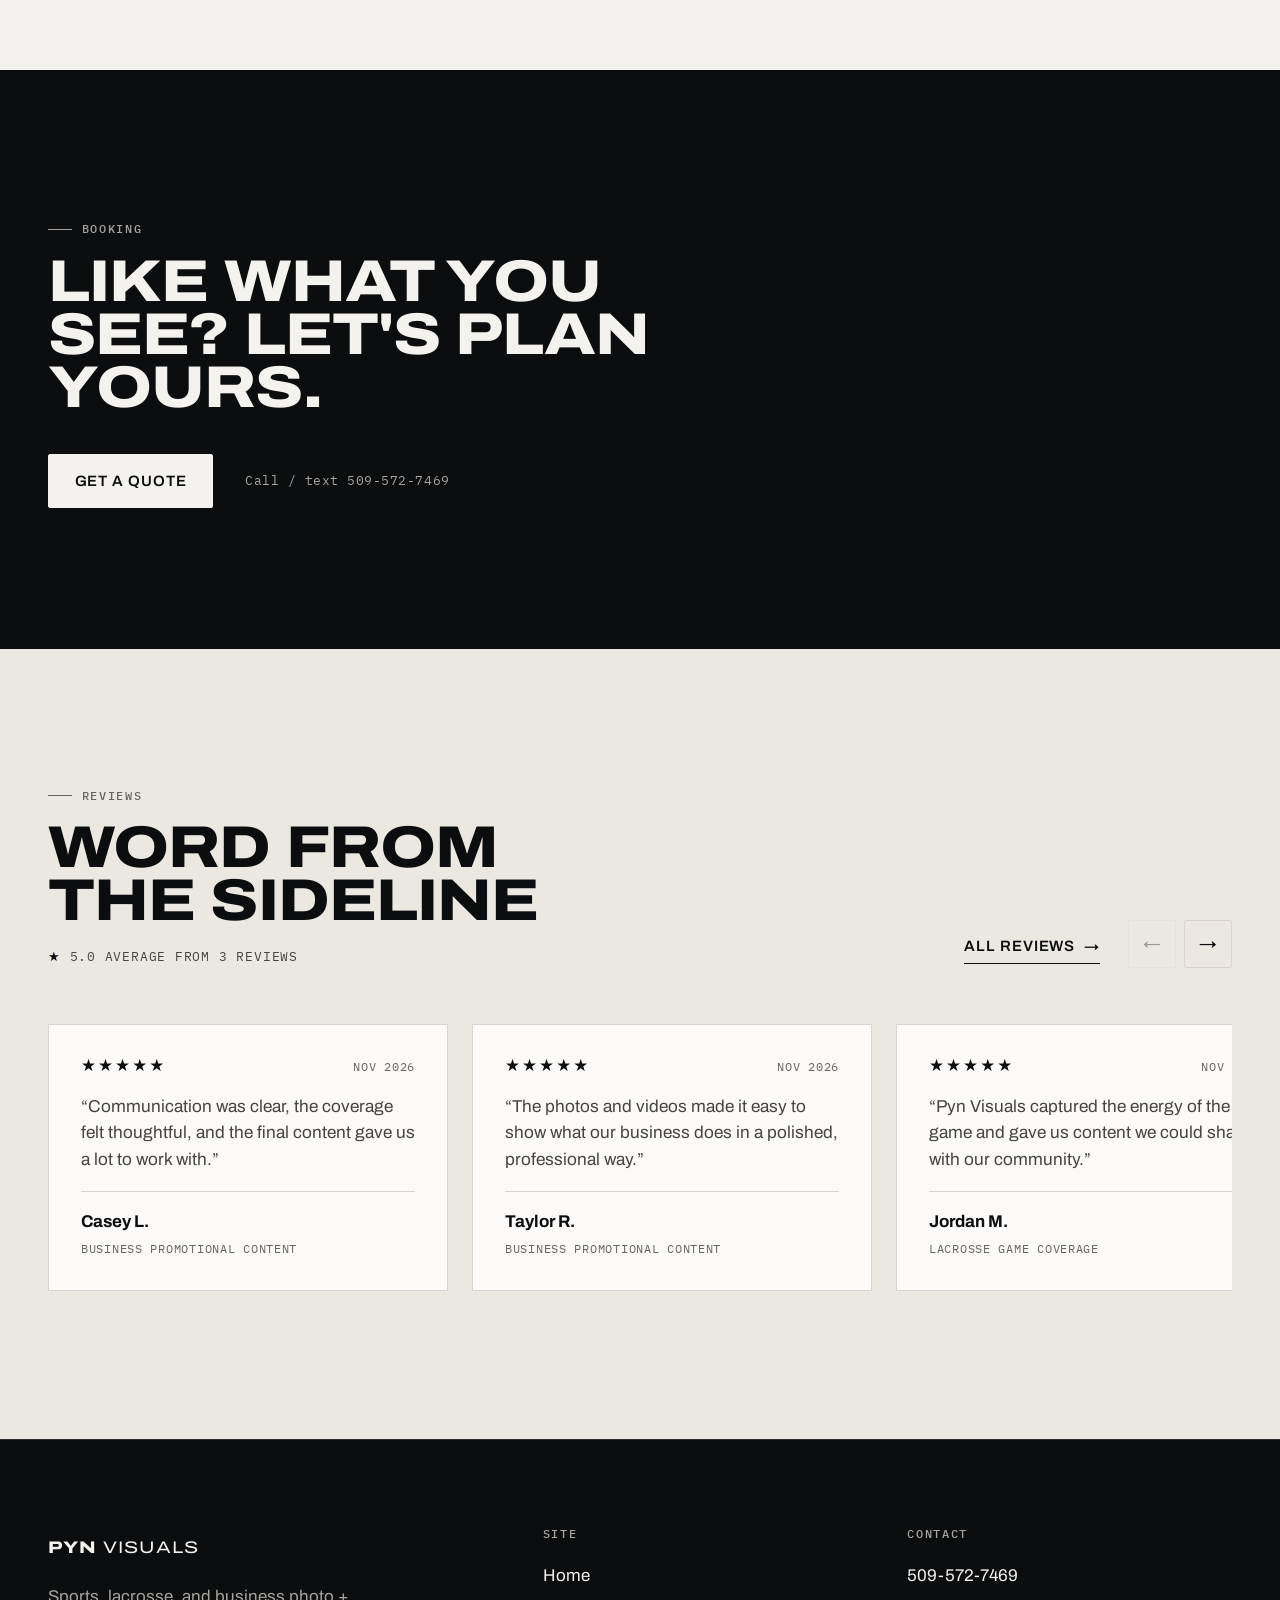
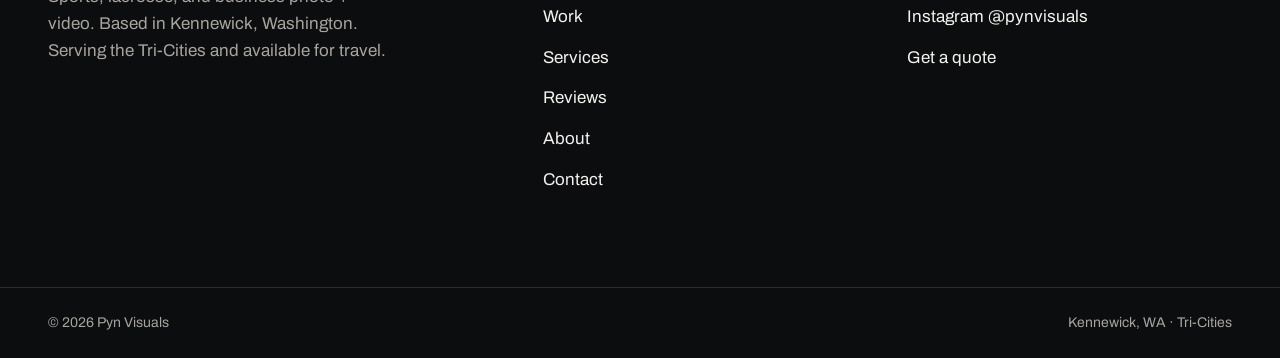
<file: portfolio.html>
<!doctype html>
<html lang="en">
<head>
  <meta charset="utf-8" />
  <meta name="viewport" content="width=device-width, initial-scale=1" />
  <title>Portfolio | Pyn Visuals</title>
  <meta name="description" content="Sports, lacrosse, and business photo and video work from Pyn Visuals in Kennewick, Washington." />
  <meta name="theme-color" content="#f4f2ee" />
  <link rel="icon" type="image/png" sizes="32x32" href="assets/favicon-32.png" />
  <link rel="apple-touch-icon" href="assets/apple-touch-icon.png" />
  <meta property="og:site_name" content="Pyn Visuals" />
  <meta property="og:type" content="website" />
  <meta property="og:title" content="Portfolio | Pyn Visuals" />
  <meta property="og:description" content="Sports, lacrosse, and business photo and video from Pyn Visuals in Kennewick, WA." />
  <meta property="og:url" content="https://pynvisuals.com/portfolio.html" />
  <meta property="og:image" content="https://pynvisuals.com/assets/social/og-image.jpg" />
  <meta property="og:image:alt" content="Pyn Visuals logo and name on a warm white background." />
  <meta name="twitter:card" content="summary_large_image" />
  <link rel="preconnect" href="https://fonts.googleapis.com" />
  <link rel="preconnect" href="https://fonts.gstatic.com" crossorigin />
  <link rel="stylesheet" href="https://fonts.googleapis.com/css2?family=Archivo:wdth,wght@62..125,100..900&family=IBM+Plex+Mono:wght@400;500&display=swap" />
  <link rel="stylesheet" href="css/styles.css" />
  <script>document.documentElement.classList.add("js");</script>
  <script src="js/config.js" defer></script>
  <script src="js/components.js" defer></script>
  <script src="js/reviews.js" defer></script>
  <script src="js/gallery.js" defer></script>
  <script src="js/main.js" defer></script>
</head>
<body>
  <site-header current="portfolio"></site-header>
  <noscript><nav class="container" aria-label="Main"><p><a href="index.html">Home</a> · <a href="portfolio.html">Work</a> · <a href="services.html">Services</a> · <a href="reviews.html">Reviews</a> · <a href="about.html">About</a> · <a href="contact.html">Contact</a></p></nav></noscript>

  <main id="main">
    <header class="container page-intro">
      <p class="eyebrow">Portfolio</p>
      <div class="page-intro__row">
        <h1 class="display">The work</h1>
        <p class="lede">Photo and video from the field and for local businesses. Select any piece to view it larger or play the video.</p>
      </div>
    </header>

    <!-- Gallery items live in js/config.js (portfolio). Filters: portfolioFilters. -->
    <section class="container" aria-labelledby="gallery-title" style="padding-bottom:var(--section)">
      <h2 class="visually-hidden" id="gallery-title">Gallery</h2>
      <div class="filters" role="group" aria-label="Filter the portfolio" data-filters></div>
      <p class="visually-hidden" aria-live="polite" data-gallery-status></p>
      <div class="gallery" data-gallery></div>
      <noscript><p class="gallery__empty">Turn on JavaScript to view the portfolio, or see recent work on <a href="https://www.instagram.com/pynvisuals/">Instagram</a>.</p></noscript>
      <p class="gallery-note">See more work on <a data-link="instagram" data-keep-text="1" href="https://www.instagram.com/pynvisuals/" target="_blank" rel="noopener">Instagram</a>.</p>
    </section>

    <section class="dark cta" aria-labelledby="cta-title">
      <div class="container" data-reveal>
        <p class="eyebrow">Booking</p>
        <h2 class="display h2 cta__title" id="cta-title" style="margin-top:1rem">Like what you see? Let's plan yours.</h2>
        <div class="cta__row">
          <a class="btn btn--light" href="contact.html">Get a Quote</a>
          <div class="cta__contact mono">
            <a data-link="phone" data-keep-text="1" href="tel:+15095727469">Call / text 509-572-7469</a>
          </div>
        </div>
      </div>
    </section>
  </main>

  <site-footer></site-footer>
</body>
</html>
</file>
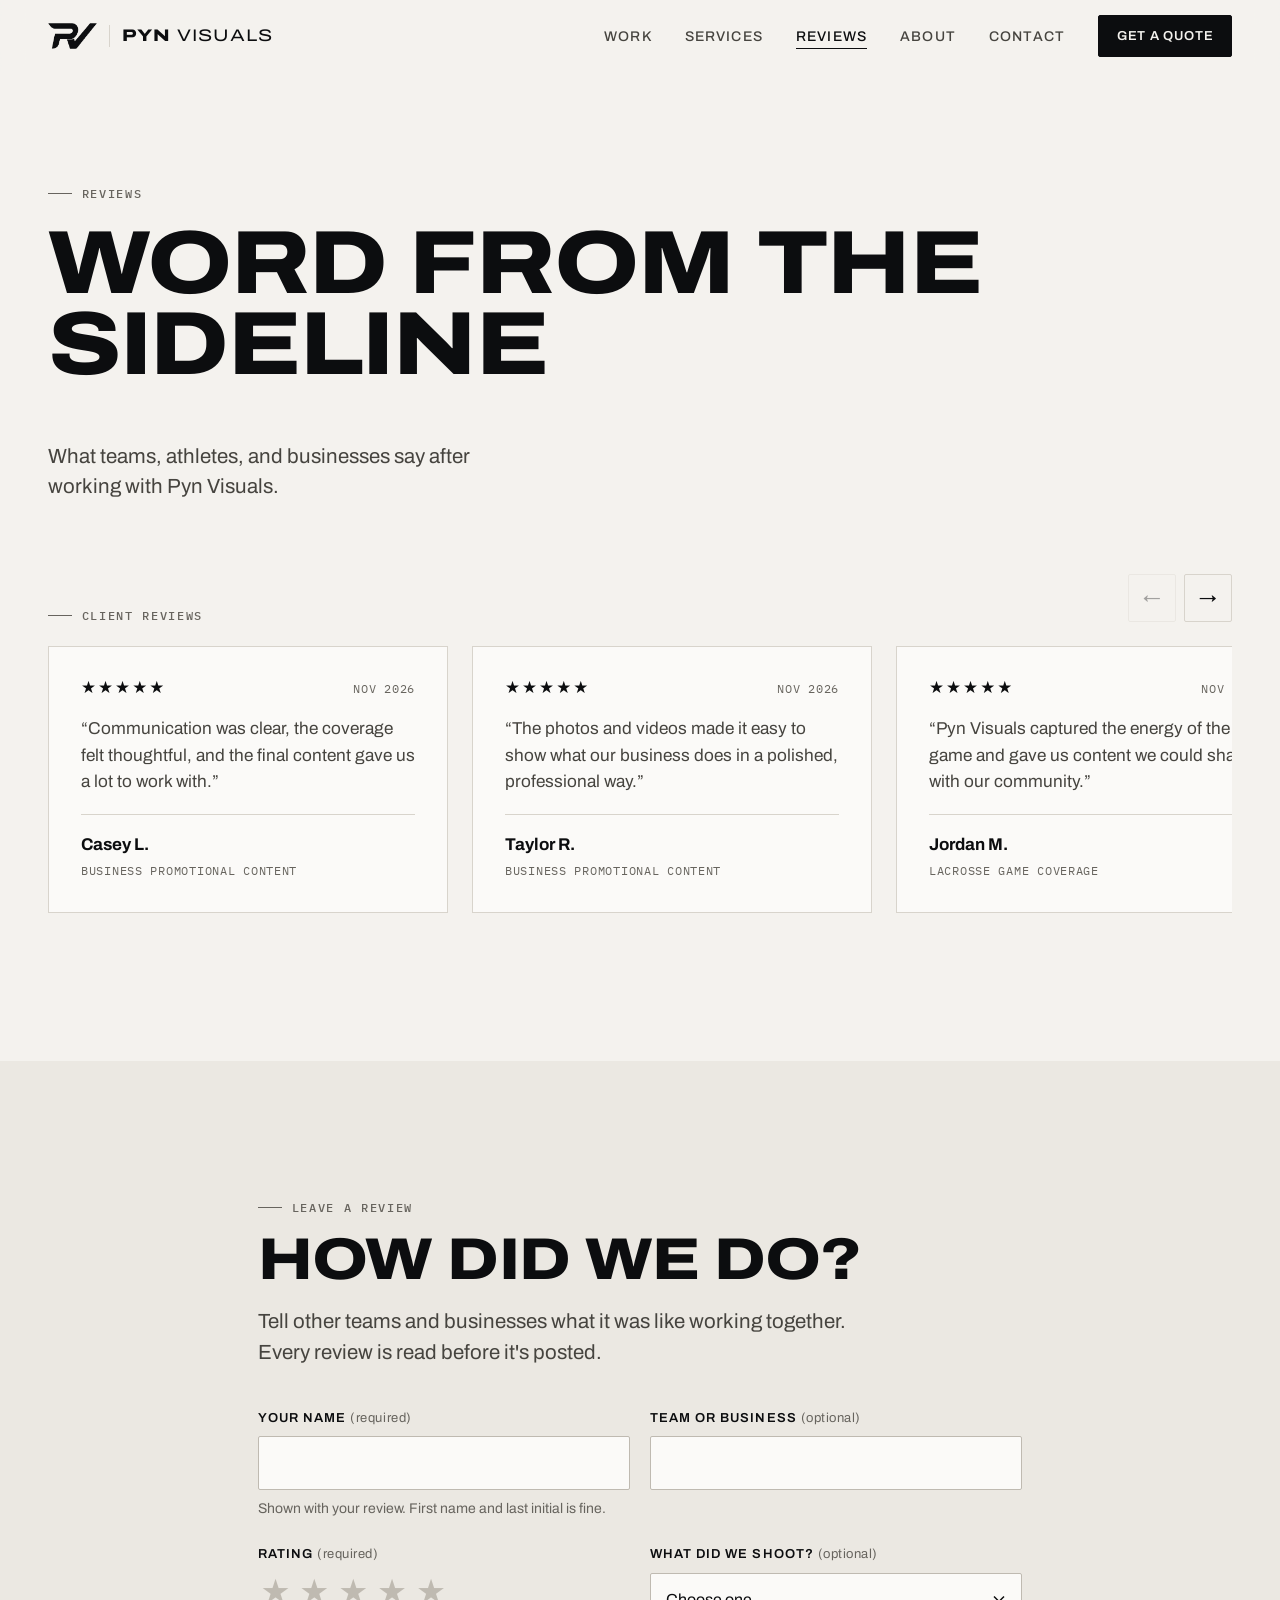
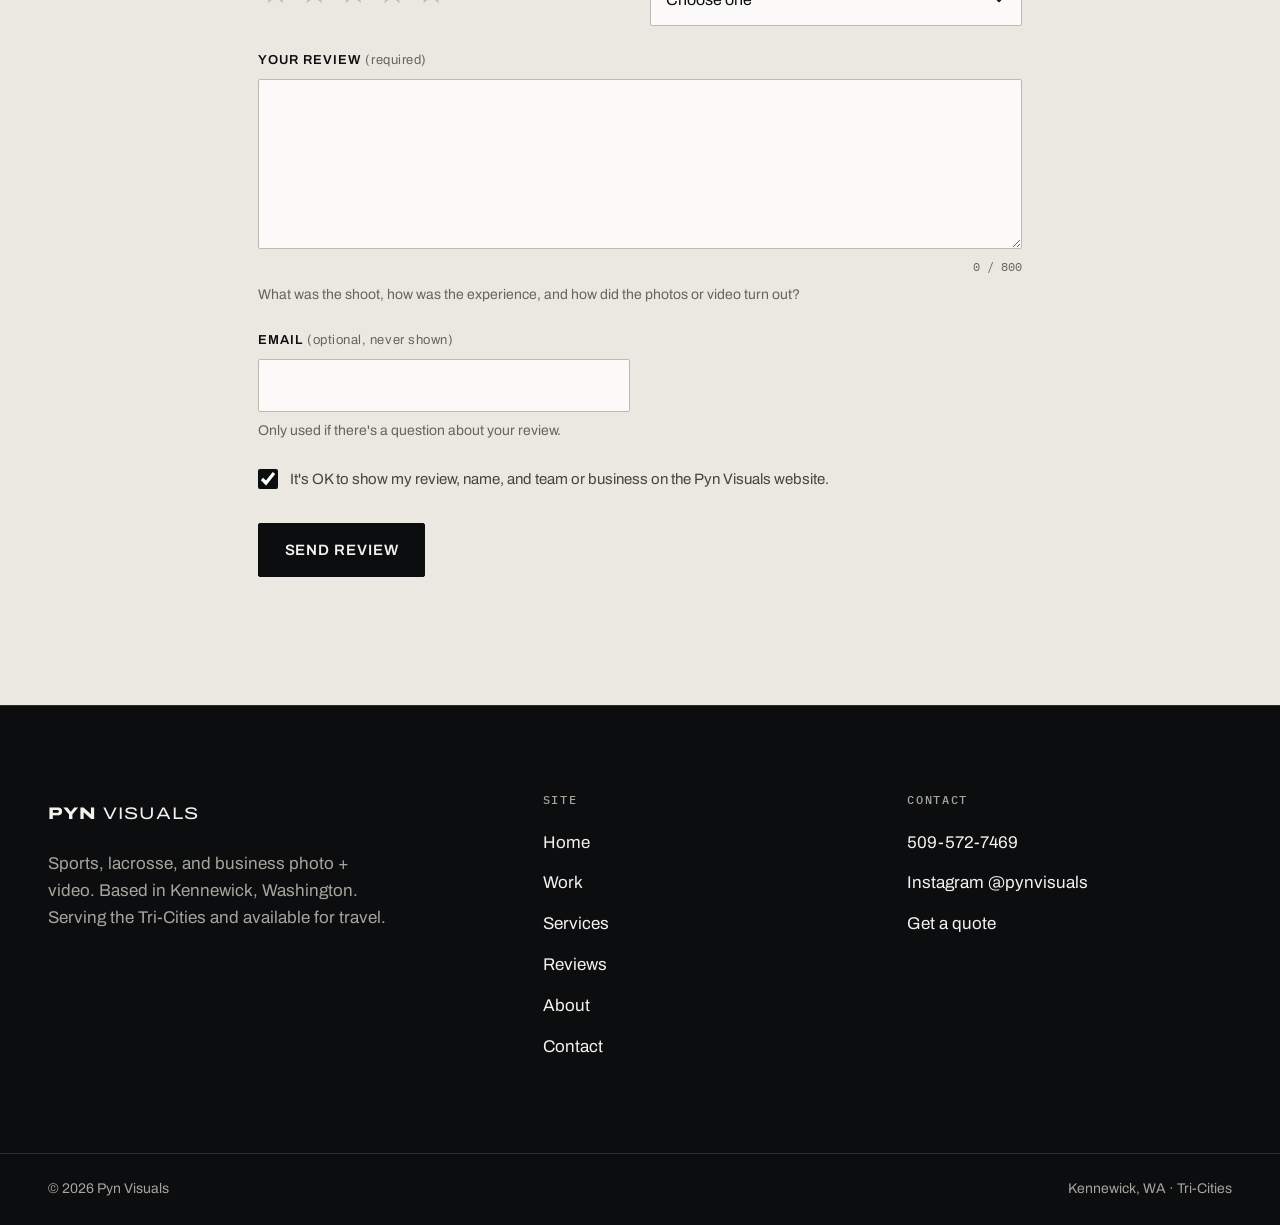
<file: reviews.html>
<!doctype html>
<html lang="en">
<head>
  <meta charset="utf-8" />
  <meta name="viewport" content="width=device-width, initial-scale=1" />
  <title>Reviews | Pyn Visuals</title>
  <meta name="description" content="Read what teams, athletes, and businesses say about Pyn Visuals, or leave a review of your own shoot." />
  <meta name="theme-color" content="#f4f2ee" />
  <link rel="icon" type="image/png" sizes="32x32" href="assets/favicon-32.png" />
  <link rel="apple-touch-icon" href="assets/apple-touch-icon.png" />
  <meta property="og:site_name" content="Pyn Visuals" />
  <meta property="og:type" content="website" />
  <meta property="og:title" content="Reviews | Pyn Visuals" />
  <meta property="og:description" content="What teams, athletes, and businesses say about Pyn Visuals." />
  <meta property="og:url" content="https://pynvisuals.com/reviews.html" />
  <meta property="og:image" content="https://pynvisuals.com/assets/social/og-image.jpg" />
  <meta property="og:image:alt" content="Pyn Visuals logo and name on a warm white background." />
  <meta name="twitter:card" content="summary_large_image" />
  <link rel="preconnect" href="https://fonts.googleapis.com" />
  <link rel="preconnect" href="https://fonts.gstatic.com" crossorigin />
  <link rel="stylesheet" href="https://fonts.googleapis.com/css2?family=Archivo:wdth,wght@62..125,100..900&family=IBM+Plex+Mono:wght@400;500&display=swap" />
  <link rel="stylesheet" href="css/styles.css" />
  <script>document.documentElement.classList.add("js");</script>
  <script src="js/config.js" defer></script>
  <script src="js/components.js" defer></script>
  <script src="js/reviews.js" defer></script>
  <script src="js/main.js" defer></script>
</head>
<body>
  <site-header current="reviews"></site-header>
  <noscript><nav class="container" aria-label="Main"><p><a href="index.html">Home</a> · <a href="portfolio.html">Work</a> · <a href="services.html">Services</a> · <a href="reviews.html">Reviews</a> · <a href="about.html">About</a> · <a href="contact.html">Contact</a></p></nav></noscript>

  <main id="main">
    <header class="container page-intro">
      <p class="eyebrow">Reviews</p>
      <div class="page-intro__row">
        <h1 class="display">Word from the sideline</h1>
        <p class="lede">What teams, athletes, and businesses say after working with Pyn Visuals.</p>
      </div>
    </header>

    <!-- REVIEWS PANEL: reviews come from js/config.js (reviews) -->
    <section class="container" aria-labelledby="all-reviews-title" style="padding-bottom:var(--section)">
      <div class="section-head" style="margin-bottom:1.5rem">
        <h2 class="eyebrow" id="all-reviews-title">Client reviews</h2>
        <div class="reviews-controls" data-reviews-controls="reviews-page-panel">
          <button class="reviews-nav" type="button" data-prev aria-label="Previous reviews">&larr;</button>
          <button class="reviews-nav" type="button" data-next aria-label="Next reviews">&rarr;</button>
        </div>
      </div>
      <div id="reviews-page-panel" data-reviews-panel data-form-href="#leave-review"></div>
    </section>

    <!-- LEAVE A REVIEW -->
    <section class="section tone-2" id="leave-review" aria-labelledby="leave-review-title">
      <div class="container review-form-wrap">
        <p class="eyebrow">Leave a review</p>
        <h2 class="display h2" id="leave-review-title" style="margin-top:1rem">How did we do?</h2>
        <p class="lede" style="margin-top:1.25rem;max-width:52ch">Tell other teams and businesses what it was like working together. Every review is read before it's posted.</p>

        <noscript><p class="notice" style="display:block;margin-top:2rem">The review form needs JavaScript. You can send your review as a DM on Instagram at <a href="https://www.instagram.com/pynvisuals/">@pynvisuals</a>.</p></noscript>

        <form class="form" data-review-form novalidate style="margin-top:2.5rem">
          <div class="notice notice--error" data-error-summary tabindex="-1" hidden></div>

          <div class="field">
            <label for="review-name">Your name <span class="req">(required)</span></label>
            <input class="input" id="review-name" name="name" type="text" autocomplete="name" required aria-describedby="review-name-hint review-name-error" />
            <p class="hint" id="review-name-hint">Shown with your review. First name and last initial is fine.</p>
            <p class="field__error" id="review-name-error"></p>
          </div>

          <div class="field">
            <label for="review-org">Team or business <span class="req">(optional)</span></label>
            <input class="input" id="review-org" name="org" type="text" autocomplete="organization" />
          </div>

          <fieldset class="field" style="border:0;margin:0;padding:0;min-width:0">
            <legend>Rating <span class="req">(required)</span></legend>
            <div class="rating" data-rating style="margin-top:0.5rem" aria-describedby="rating-error">
              <input type="radio" id="rating-5" name="rating" value="5" /><label for="rating-5" title="5 stars"><span aria-hidden="true">★</span><span class="visually-hidden">5 stars</span></label>
              <input type="radio" id="rating-4" name="rating" value="4" /><label for="rating-4" title="4 stars"><span aria-hidden="true">★</span><span class="visually-hidden">4 stars</span></label>
              <input type="radio" id="rating-3" name="rating" value="3" /><label for="rating-3" title="3 stars"><span aria-hidden="true">★</span><span class="visually-hidden">3 stars</span></label>
              <input type="radio" id="rating-2" name="rating" value="2" /><label for="rating-2" title="2 stars"><span aria-hidden="true">★</span><span class="visually-hidden">2 stars</span></label>
              <input type="radio" id="rating-1" name="rating" value="1" /><label for="rating-1" title="1 star"><span aria-hidden="true">★</span><span class="visually-hidden">1 star</span></label>
            </div>
            <p class="field__error" id="rating-error"></p>
          </fieldset>

          <div class="field">
            <label for="review-project">What did we shoot? <span class="req">(optional)</span></label>
            <select class="input" id="review-project" name="project">
              <option value="">Choose one</option>
              <!-- options come from js/config.js (projectTypes) -->
            </select>
          </div>

          <div class="field field--full">
            <label for="review-text">Your review <span class="req">(required)</span></label>
            <textarea class="input" id="review-text" name="review" required maxlength="800" aria-describedby="review-text-hint review-text-error"></textarea>
            <p class="char-count" data-review-count aria-hidden="true"></p>
            <p class="hint" id="review-text-hint">What was the shoot, how was the experience, and how did the photos or video turn out?</p>
            <p class="field__error" id="review-text-error"></p>
          </div>

          <div class="field">
            <label for="review-email">Email <span class="req">(optional, never shown)</span></label>
            <input class="input" id="review-email" name="email" type="email" autocomplete="email" inputmode="email" aria-describedby="review-email-hint review-email-error" />
            <p class="hint" id="review-email-hint">Only used if there's a question about your review.</p>
            <p class="field__error" id="review-email-error"></p>
          </div>

          <div class="field field--full">
            <label class="check" for="review-consent" style="font-size:0.9375rem;font-weight:400;letter-spacing:0;text-transform:none">
              <input type="checkbox" id="review-consent" name="consent" checked />
              <span>It's OK to show my review, name, and team or business on the Pyn Visuals website.</span>
            </label>
          </div>

          <!-- Spam trap: hidden from people, often filled by bots -->
          <div class="hp-field" aria-hidden="true">
            <label for="review-gotcha">Leave this field empty</label>
            <input id="review-gotcha" name="_gotcha" type="text" tabindex="-1" autocomplete="off" />
          </div>

          <p class="notice notice--error field--full" data-send-error tabindex="-1" hidden></p>

          <div class="form__foot">
            <button class="btn" type="submit">Send Review</button>
          </div>
        </form>

        <div class="form-result" data-review-result aria-live="polite" hidden style="margin-top:2.5rem"></div>
      </div>
    </section>
  </main>

  <site-footer></site-footer>
</body>
</html>
</file>
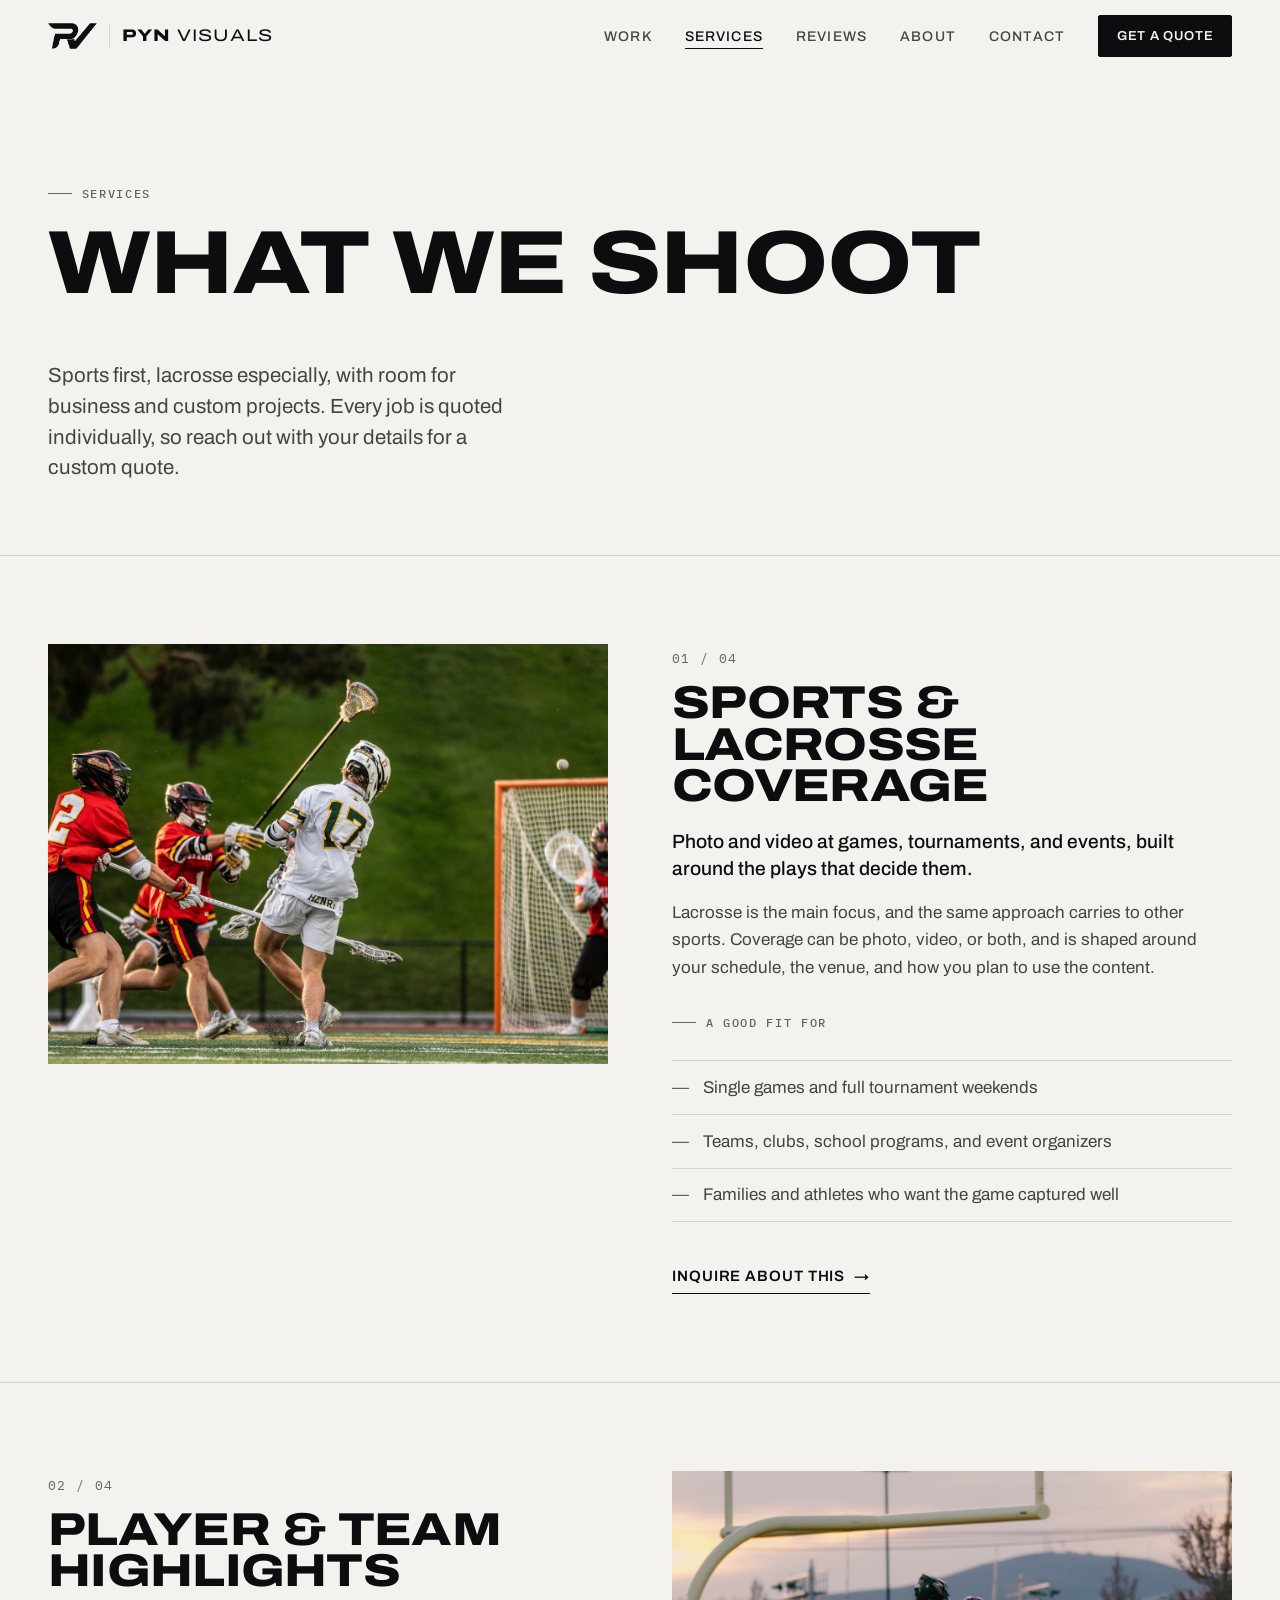
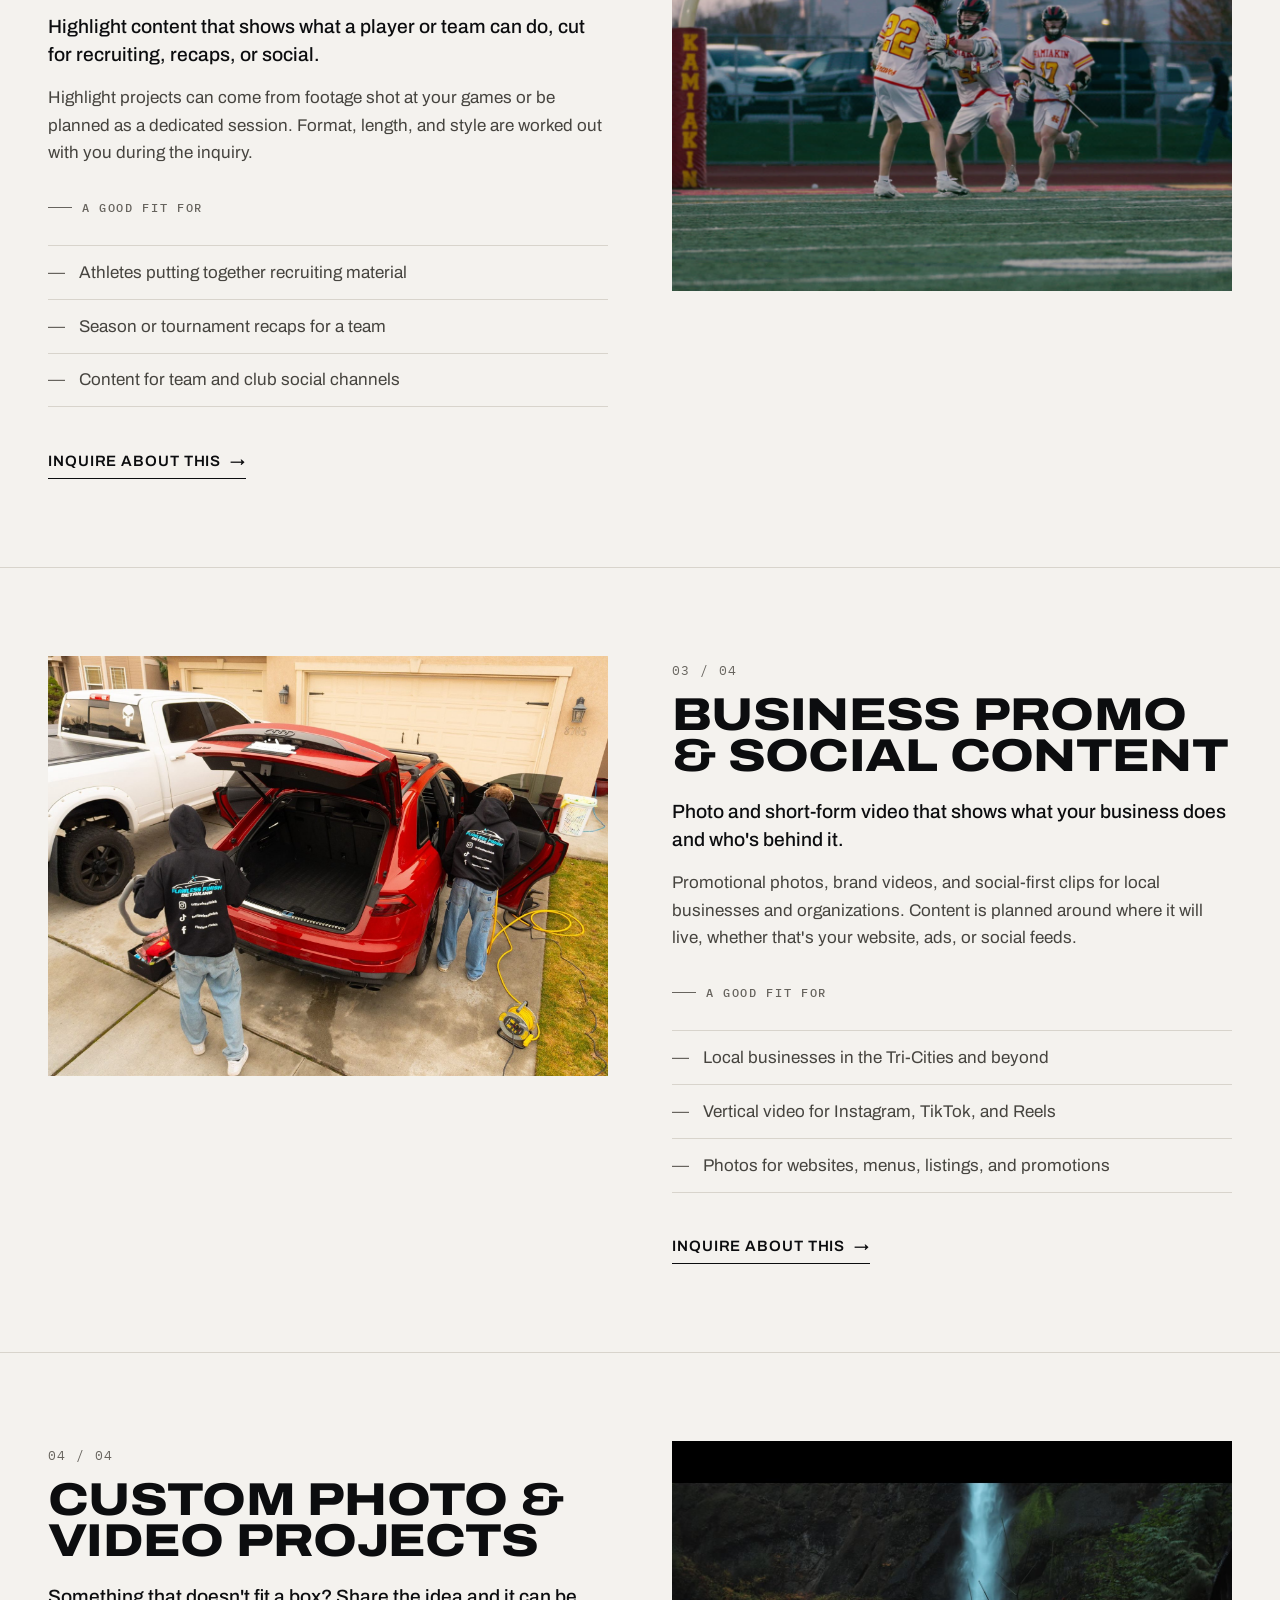
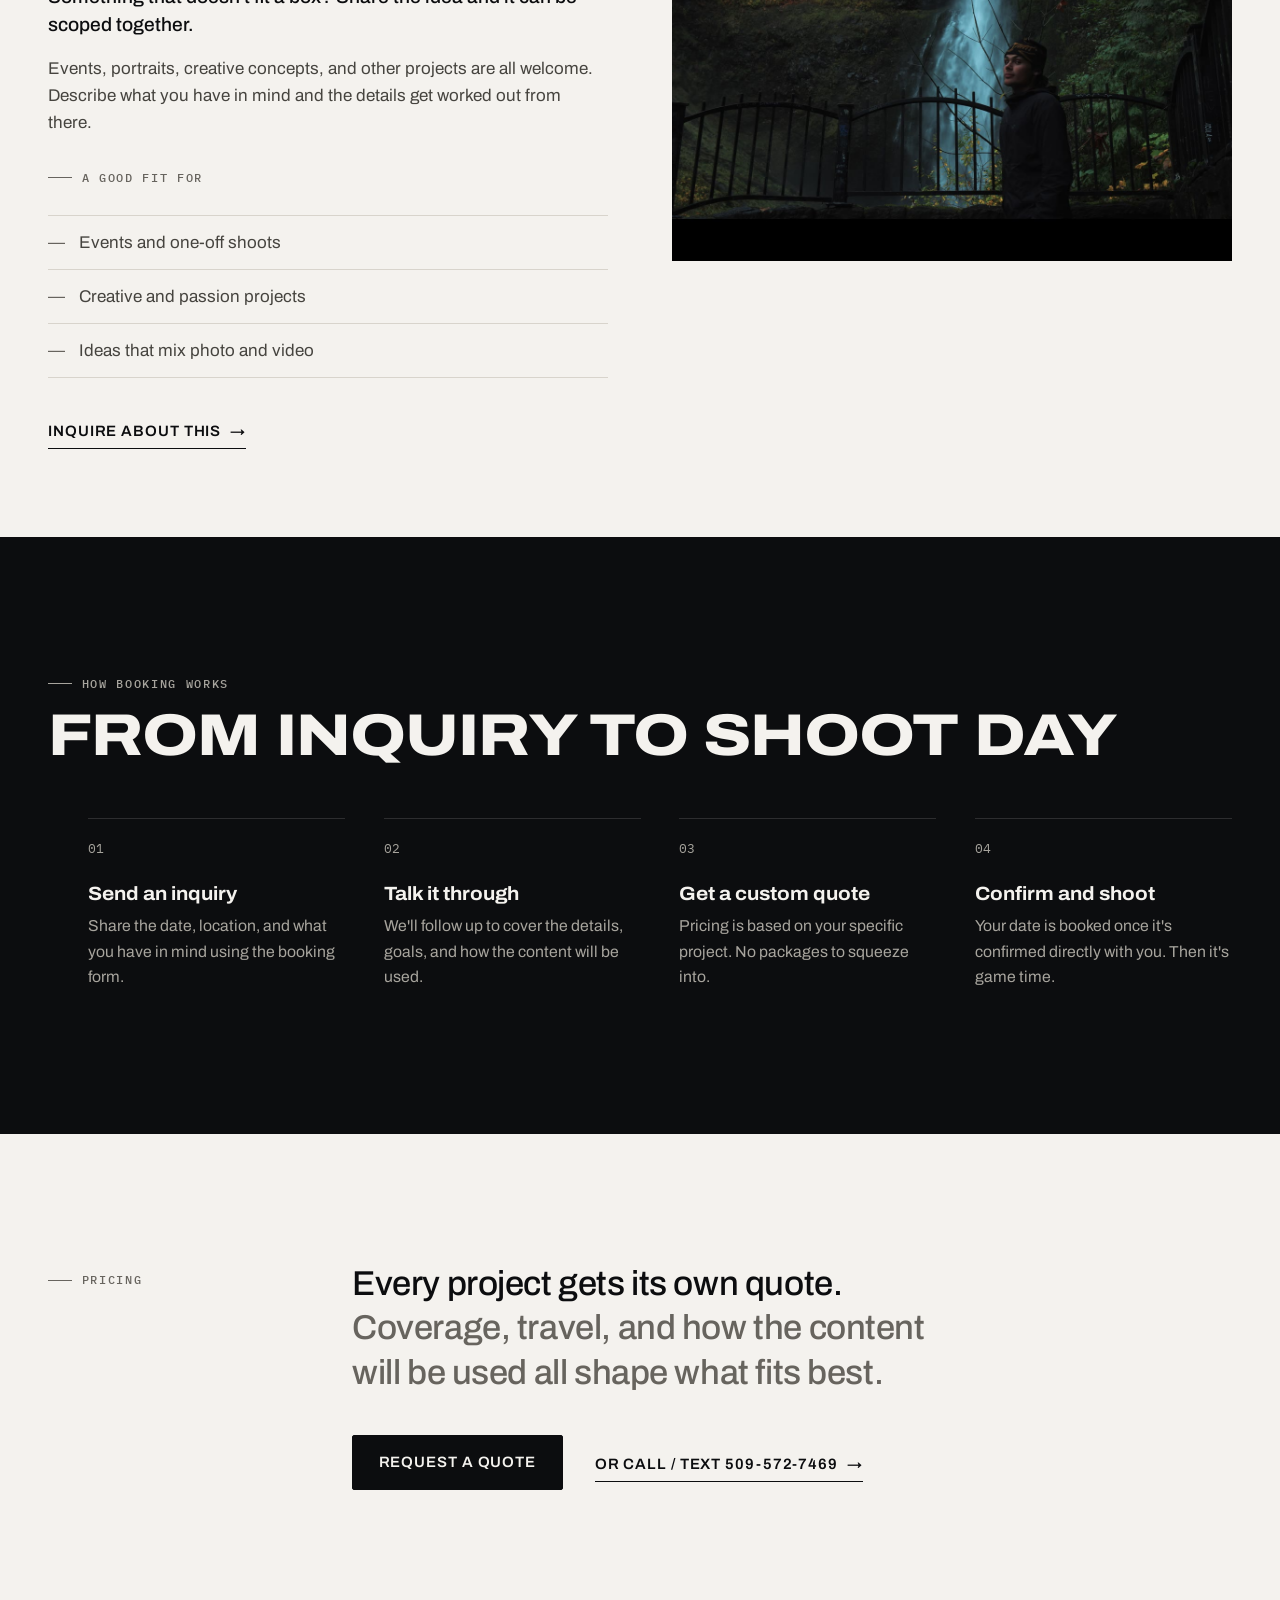
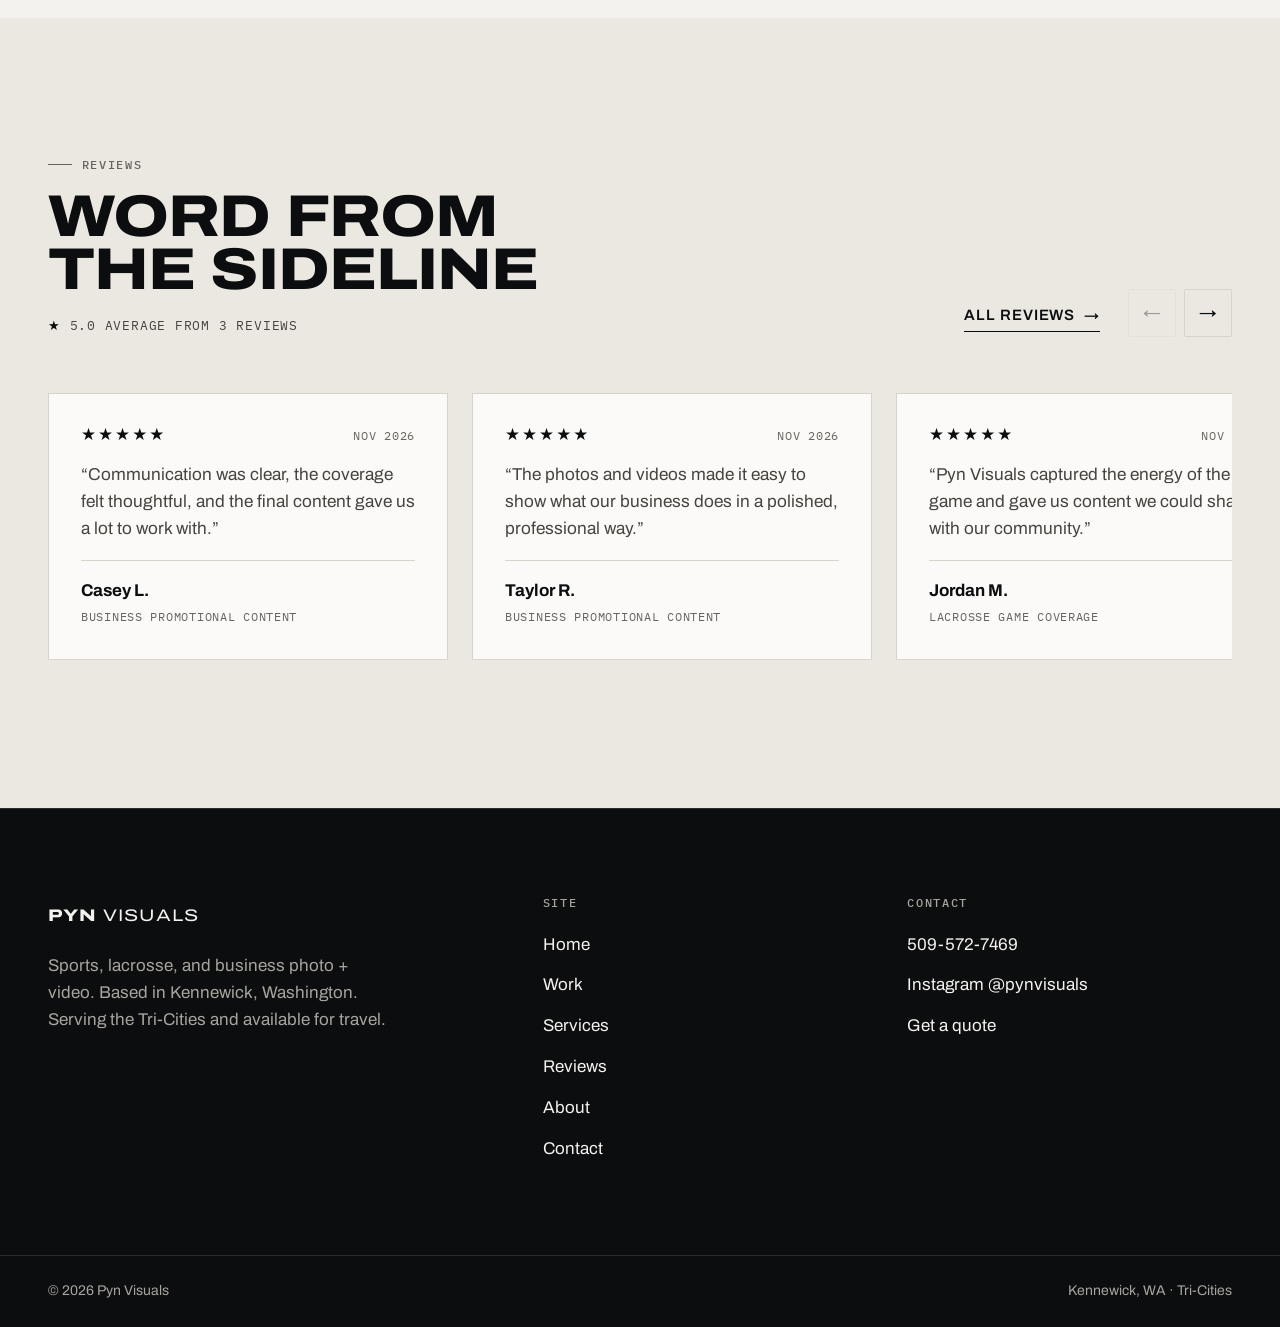
<file: services.html>
<!doctype html>
<html lang="en">
<head>
  <meta charset="utf-8" />
  <meta name="viewport" content="width=device-width, initial-scale=1" />
  <title>Services | Pyn Visuals</title>
  <meta name="description" content="Sports and lacrosse coverage, player and team highlights, business promotional and social media content, and custom photo/video projects. Kennewick, WA and the Tri-Cities. Inquire for a custom quote." />
  <meta name="theme-color" content="#f4f2ee" />
  <link rel="icon" type="image/png" sizes="32x32" href="assets/favicon-32.png" />
  <link rel="apple-touch-icon" href="assets/apple-touch-icon.png" />
  <meta property="og:site_name" content="Pyn Visuals" />
  <meta property="og:type" content="website" />
  <meta property="og:title" content="Services | Pyn Visuals" />
  <meta property="og:description" content="Sports and lacrosse coverage, highlights, and business promo content. Inquire for a custom quote." />
  <meta property="og:url" content="https://pynvisuals.com/services.html" />
  <meta property="og:image" content="https://pynvisuals.com/assets/social/og-image.jpg" />
  <meta property="og:image:alt" content="Pyn Visuals logo and name on a warm white background." />
  <meta name="twitter:card" content="summary_large_image" />
  <link rel="preconnect" href="https://fonts.googleapis.com" />
  <link rel="preconnect" href="https://fonts.gstatic.com" crossorigin />
  <link rel="stylesheet" href="https://fonts.googleapis.com/css2?family=Archivo:wdth,wght@62..125,100..900&family=IBM+Plex+Mono:wght@400;500&display=swap" />
  <link rel="stylesheet" href="css/styles.css" />
  <script>document.documentElement.classList.add("js");</script>
  <script src="js/config.js" defer></script>
  <script src="js/components.js" defer></script>
  <script src="js/reviews.js" defer></script>
  <script src="js/main.js" defer></script>
</head>
<body>
  <site-header current="services"></site-header>
  <noscript><nav class="container" aria-label="Main"><p><a href="index.html">Home</a> · <a href="portfolio.html">Work</a> · <a href="services.html">Services</a> · <a href="reviews.html">Reviews</a> · <a href="about.html">About</a> · <a href="contact.html">Contact</a></p></nav></noscript>

  <main id="main">
    <header class="container page-intro">
      <p class="eyebrow">Services</p>
      <div class="page-intro__row">
        <h1 class="display">What we shoot</h1>
        <p class="lede">Sports first, lacrosse especially, with room for business and custom projects. Every job is quoted individually, so reach out with your details for a custom quote.</p>
      </div>
    </header>

    <!-- Service blocks are generated from js/config.js (services) -->
    <div data-service-blocks></div>

    <section class="section dark" aria-labelledby="process-title">
      <div class="container">
        <div class="section-head" data-reveal>
          <div>
            <p class="eyebrow">How booking works</p>
            <h2 class="display h2" id="process-title">From inquiry to shoot day</h2>
          </div>
        </div>
        <ol class="steps" data-reveal>
          <li><h3>Send an inquiry</h3><p>Share the date, location, and what you have in mind using the booking form.</p></li>
          <li><h3>Talk it through</h3><p>We'll follow up to cover the details, goals, and how the content will be used.</p></li>
          <li><h3>Get a custom quote</h3><p>Pricing is based on your specific project. No packages to squeeze into.</p></li>
          <li><h3>Confirm and shoot</h3><p>Your date is booked once it's confirmed directly with you. Then it's game time.</p></li>
        </ol>
      </div>
    </section>

    <section class="section" aria-labelledby="quote-title">
      <div class="container grid-12">
        <div class="intro__label"><h2 class="eyebrow" id="quote-title">Pricing</h2></div>
        <div class="intro__body" data-reveal>
          <p class="statement">Every project gets its own quote. <span class="muted">Coverage, travel, and how the content will be used all shape what fits best.</span></p>
          <div class="cta__row">
            <a class="btn" href="contact.html">Request a Quote</a>
            <a class="link-arrow" data-link="phone" data-keep-text="1" href="tel:+15095727469">Or call / text 509-572-7469 <span class="arrow" aria-hidden="true">&rarr;</span></a>
          </div>
        </div>
      </div>
    </section>
  </main>

  <site-footer></site-footer>
</body>
</html>
</file>
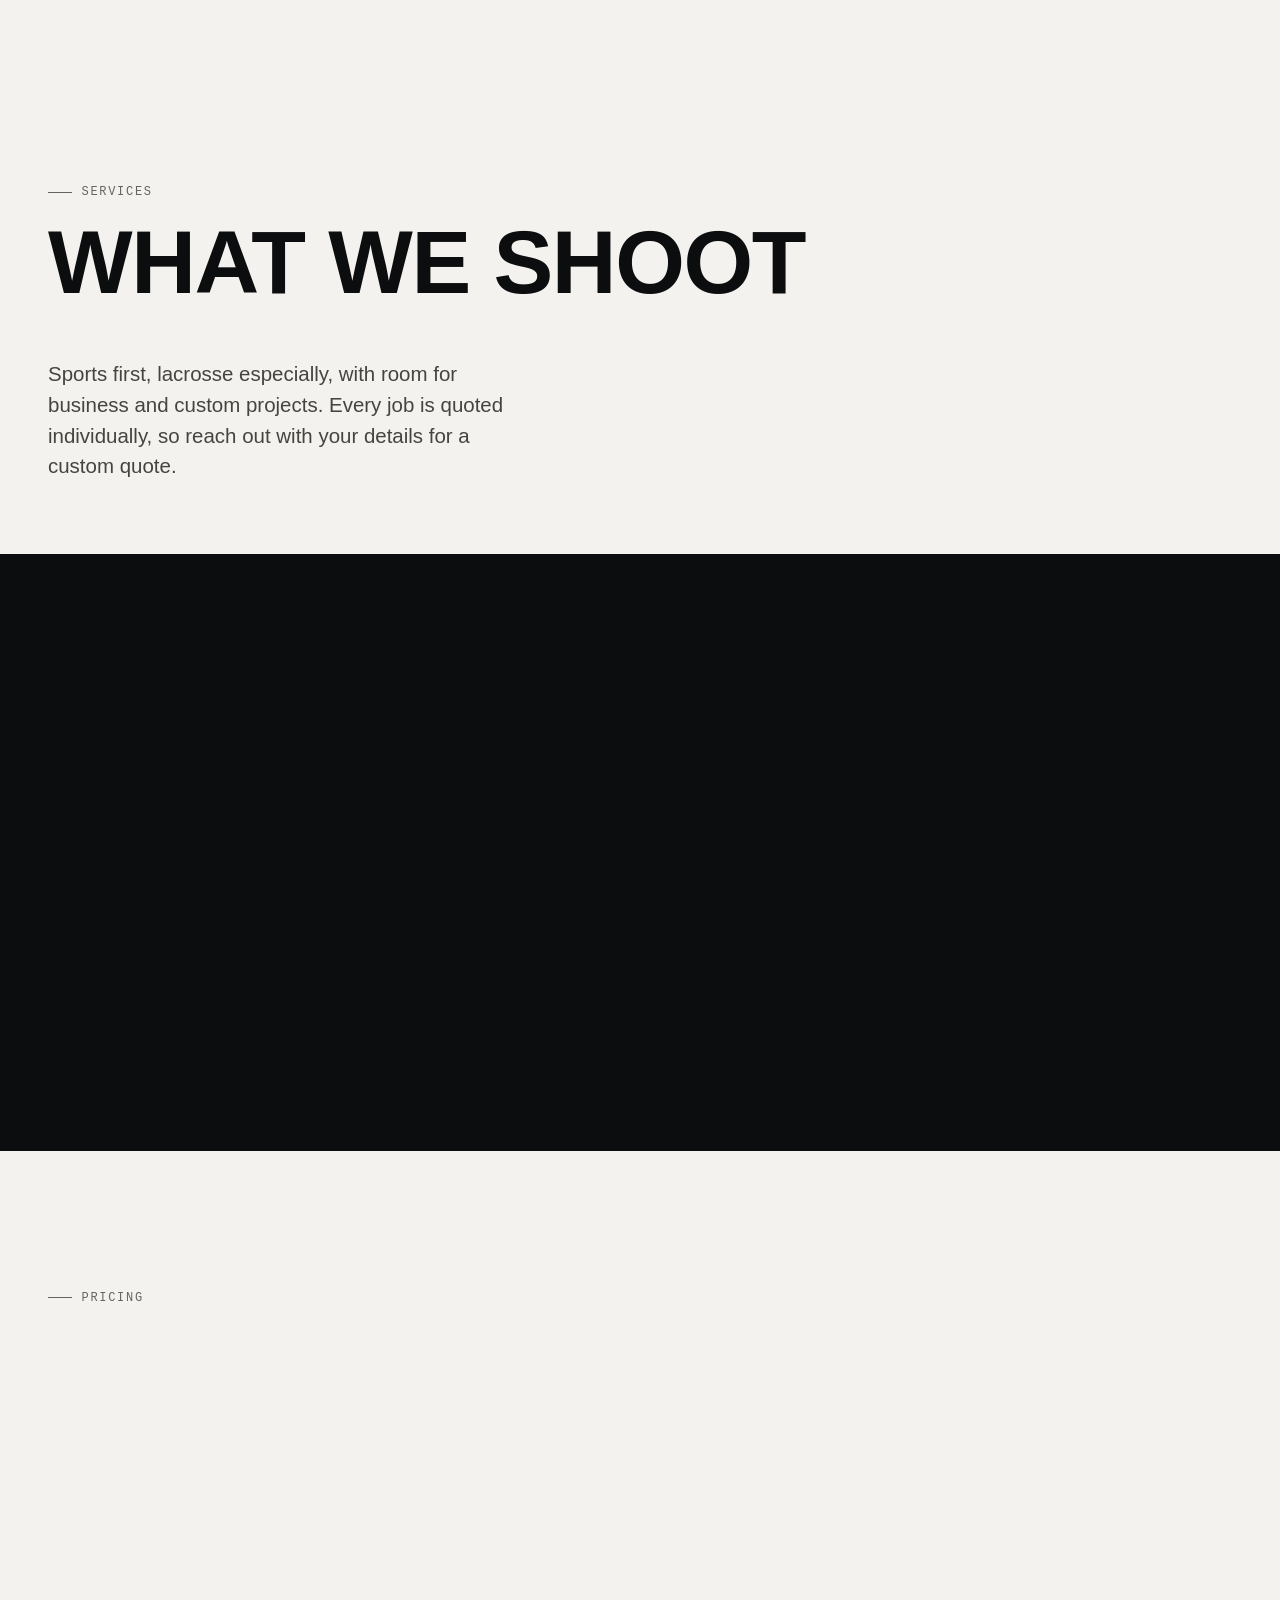
<file: web-design.html>
<!doctype html>
<html lang="en"><head><meta charset="utf-8"><meta name="viewport" content="width=device-width, initial-scale=1"><meta name="robots" content="noindex"><meta http-equiv="refresh" content="0; url=services.html"><title>Services | Pyn Visuals</title></head><body><p>Explore Pyn Visuals photography and videography <a href="services.html">services</a>.</p></body></html>
</file>
<file: css/styles.css>
/* =========================================================================
   PYN VISUALS — STYLES
   Palette: ink black + warm white + neutral grays. No bright accents.
   Colors, fonts, and spacing are set once in :root below.
   ========================================================================= */

:root {
  /* Color */
  --ink: #0c0d0f;            /* sampled from the Pyn Visuals logo */
  --ink-2: #16171a;
  --ink-3: #232428;
  --paper: #f4f2ee;          /* warm white */
  --paper-2: #ebe8e2;
  --gray-700: #46443f;       /* body text on paper  (≈ 9:1) */
  --gray-500: #67645e;       /* muted text on paper (≈ 5.4:1) */
  --line: #d8d4cc;
  --on-ink: #f4f2ee;
  --on-ink-muted: #a7a49d;   /* muted text on ink   (≈ 8:1) */
  --line-ink: rgba(244, 242, 238, 0.14);
  --error: #9b2c22;          /* used only for form errors */
  --error-on-ink: #f0a597;

  /* Type */
  --font-sans: "Archivo", "Helvetica Neue", Arial, system-ui, sans-serif;
  --font-mono: "IBM Plex Mono", ui-monospace, "SFMono-Regular", Consolas, monospace;

  /* Layout */
  --max: 1360px;
  --gutter: clamp(1rem, 4vw, 3rem);
  --header-h: 72px;
  --section: clamp(4.5rem, 10vw, 9rem);
  --radius: 2px;

  /* Motion */
  --ease: cubic-bezier(0.2, 0.7, 0.1, 1);
}

/* ---------- Reset / base ---------- */
*, *::before, *::after { box-sizing: border-box; }
html { -webkit-text-size-adjust: 100%; scroll-padding-top: calc(var(--header-h) + 1rem); }
@media (prefers-reduced-motion: no-preference) { html { scroll-behavior: smooth; } }
body {
  margin: 0;
  background: var(--paper);
  color: var(--ink);
  font-family: var(--font-sans);
  font-size: 1.0625rem;
  line-height: 1.6;
  -webkit-font-smoothing: antialiased;
  text-rendering: optimizeLegibility;
}
img, video, iframe { display: block; max-width: 100%; }
img { height: auto; }
a { color: inherit; }
button, input, select, textarea { font: inherit; color: inherit; }
h1, h2, h3, h4 { margin: 0; font-weight: 700; line-height: 1.05; }
p { margin: 0; }
ul { margin: 0; padding: 0; }
:focus-visible { outline: 2px solid currentColor; outline-offset: 3px; }
.dark :focus-visible, .site-footer :focus-visible { outline-color: var(--on-ink); }

[hidden] { display: none !important; }
.visually-hidden {
  position: absolute !important; width: 1px; height: 1px; padding: 0; margin: -1px;
  overflow: hidden; clip: rect(0 0 0 0); white-space: nowrap; border: 0;
}
.skip-link {
  position: absolute; left: 1rem; top: -100px; z-index: 100;
  background: var(--ink); color: var(--paper); padding: 0.75rem 1rem; text-decoration: none;
}
.skip-link:focus { top: 1rem; }

/* ---------- Layout helpers ---------- */
.container { width: 100%; max-width: var(--max); margin-inline: auto; padding-inline: var(--gutter); }
.section { padding-block: var(--section); }
.dark { background: var(--ink); color: var(--on-ink); }
.tone-2 { background: var(--paper-2); }

.grid-12 { display: grid; grid-template-columns: repeat(12, minmax(0, 1fr)); gap: clamp(1rem, 2.5vw, 2rem); }

/* ---------- Type ---------- */
.eyebrow {
  display: inline-flex; align-items: center; gap: 0.6rem;
  font-family: var(--font-mono); font-size: 0.75rem; font-weight: 500;
  letter-spacing: 0.14em; text-transform: uppercase; color: var(--gray-500);
}
.dark .eyebrow { color: var(--on-ink-muted); }
.eyebrow::before { content: ""; width: 1.5rem; height: 1px; background: currentColor; }

.display {
  font-weight: 800; font-stretch: 118%; text-transform: uppercase;
  letter-spacing: -0.015em; line-height: 0.9;
}
.h1 { font-size: clamp(2.6rem, 7.2vw, 6.75rem); }
.h2 { font-size: clamp(2rem, 4.6vw, 4rem); }
.h3 { font-size: clamp(1.35rem, 2.2vw, 1.75rem); font-weight: 700; font-stretch: 108%; letter-spacing: -0.01em; line-height: 1.15; }
.lede { font-size: clamp(1.15rem, 1.6vw, 1.35rem); line-height: 1.5; color: var(--gray-700); max-width: 40ch; }
.dark .lede { color: var(--on-ink-muted); }
.statement {
  font-size: clamp(1.45rem, 2.7vw, 2.35rem); font-weight: 500; line-height: 1.28;
  letter-spacing: -0.012em; max-width: 30ch;
}
.statement .muted { color: var(--gray-500); }
.muted { color: var(--gray-500); }
.dark .muted { color: var(--on-ink-muted); }
.mono { font-family: var(--font-mono); font-size: 0.8125rem; letter-spacing: 0.04em; }
.prose p + p { margin-top: 1.1em; }
.prose { color: var(--gray-700); max-width: 62ch; }

/* ---------- Buttons & links ---------- */
.btn {
  --btn-bg: var(--ink); --btn-fg: var(--paper);
  display: inline-flex; align-items: center; justify-content: center; gap: 0.6rem;
  min-height: 52px; padding: 0.9rem 1.6rem;
  background: var(--btn-bg); color: var(--btn-fg); border: 1px solid var(--btn-bg);
  border-radius: var(--radius); cursor: pointer; text-decoration: none;
  font-weight: 600; font-size: 0.9375rem; letter-spacing: 0.06em; text-transform: uppercase;
  transition: background-color 0.25s var(--ease), color 0.25s var(--ease), border-color 0.25s var(--ease);
}
.btn:hover { --btn-bg: var(--ink-3); }
.btn--light { --btn-bg: var(--paper); --btn-fg: var(--ink); }
.btn--light:hover { --btn-bg: #ffffff; }
.btn--ghost { background: transparent; color: var(--ink); border-color: var(--line); }
.btn--ghost:hover { border-color: var(--ink); background: transparent; }
.dark .btn--ghost { color: var(--on-ink); border-color: var(--line-ink); }
.dark .btn--ghost:hover { border-color: var(--on-ink); }
.btn--sm { white-space: nowrap; min-height: 42px; padding: 0.55rem 1.1rem; font-size: 0.8125rem; }
.btn[disabled] { opacity: 0.6; cursor: progress; }

.link-arrow {
  display: inline-flex; align-items: center; gap: 0.55rem;
  font-weight: 600; font-size: 0.9375rem; letter-spacing: 0.06em; text-transform: uppercase;
  text-decoration: none; padding-block: 0.6rem;
  background: linear-gradient(currentColor, currentColor) left bottom / 100% 1px no-repeat;
  padding-bottom: 0.35rem;
}
.link-arrow .arrow { transition: transform 0.3s var(--ease); }
.link-arrow:hover .arrow { transform: translateX(4px); }

/* ---------- Header ---------- */
/* The custom element is the sticky box (reserves height before JS renders) */
site-header { display: block; position: sticky; top: 0; z-index: 50; min-height: var(--header-h); }
site-footer { display: block; }
.site-header {
  background: rgba(244, 242, 238, 0.92);
  -webkit-backdrop-filter: saturate(140%) blur(12px); backdrop-filter: saturate(140%) blur(12px);
  border-bottom: 1px solid transparent;
  transition: border-color 0.3s;
}
.site-header.is-scrolled { border-bottom-color: var(--line); }
.site-header__bar { display: flex; align-items: center; justify-content: space-between; height: var(--header-h); gap: 1.5rem; }
.brand { display: inline-flex; align-items: center; text-decoration: none; color: var(--ink); }
.brand__word {
  font-weight: 800; font-stretch: 125%; font-size: 1.05rem; letter-spacing: 0.06em; text-transform: uppercase;
  white-space: nowrap;
}
.brand__word span { font-weight: 400; }
.brand { gap: 0.75rem; }
.brand img { width: auto; }
.brand__divider { width: 1px; height: 22px; background: var(--line); }

.nav { display: flex; align-items: center; gap: clamp(1.25rem, 2.6vw, 2.25rem); }
.nav__list { display: flex; gap: clamp(1.25rem, 2.6vw, 2.25rem); list-style: none; }
.nav__link {
  position: relative; white-space: nowrap; text-decoration: none; font-size: 0.875rem; font-weight: 500;
  letter-spacing: 0.08em; text-transform: uppercase; padding-block: 0.5rem; color: var(--gray-700);
}
.nav__link:hover, .nav__link[aria-current="page"] { color: var(--ink); }
.nav__link::after {
  content: ""; position: absolute; left: 0; right: 0; bottom: 0.2rem; height: 1px; background: currentColor;
  transform: scaleX(0); transform-origin: left; transition: transform 0.35s var(--ease);
}
.nav__link:hover::after, .nav__link[aria-current="page"]::after { transform: scaleX(1); }

.menu-toggle {
  display: none; align-items: center; gap: 0.6rem; background: none; border: 0; padding: 0.6rem 0;
  font-size: 0.8125rem; font-weight: 600; letter-spacing: 0.1em; text-transform: uppercase; cursor: pointer;
}
.menu-toggle__icon { position: relative; width: 22px; height: 10px; }
.menu-toggle__icon::before, .menu-toggle__icon::after {
  content: ""; position: absolute; left: 0; width: 100%; height: 1.5px; background: currentColor;
  transition: transform 0.3s var(--ease), top 0.3s var(--ease);
}
.menu-toggle__icon::before { top: 0; }
.menu-toggle__icon::after { top: 8px; }
.menu-toggle[aria-expanded="true"] .menu-toggle__icon::before { top: 4px; transform: rotate(45deg); }
.menu-toggle[aria-expanded="true"] .menu-toggle__icon::after { top: 4px; transform: rotate(-45deg); }

.mobile-menu {
  position: fixed; inset: var(--header-h) 0 0 0; z-index: 49; background: var(--paper);
  padding: 2rem var(--gutter) 2.5rem; display: flex; flex-direction: column; justify-content: space-between;
  overflow-y: auto;
}
.mobile-menu[hidden] { display: none; }
.mobile-menu__list { list-style: none; border-top: 1px solid var(--line); }
.mobile-menu__list li { border-bottom: 1px solid var(--line); }
.mobile-menu__list a {
  display: flex; justify-content: space-between; align-items: center; padding: 1.1rem 0; text-decoration: none;
  font-weight: 800; font-stretch: 115%; text-transform: uppercase; font-size: clamp(1.75rem, 8vw, 2.5rem); letter-spacing: -0.01em;
}
.mobile-menu__list a[aria-current="page"]::after { content: ""; width: 10px; height: 10px; background: var(--ink); border-radius: 50%; }
.mobile-menu__foot { display: grid; gap: 1rem; margin-top: 2rem; }
.mobile-menu__contact { display: flex; flex-wrap: wrap; gap: 0.5rem 1.5rem; }

@media (max-width: 1120px) {
  .nav { display: none; }
  .menu-toggle { display: inline-flex; }
}
body.menu-open { overflow: hidden; }
@media (max-width: 420px) {
  .menu-toggle__label { position: absolute; width: 1px; height: 1px; overflow: hidden; clip: rect(0 0 0 0); white-space: nowrap; }
  .menu-toggle { padding: 0.9rem 0 0.9rem 0.9rem; }
  .brand__word { font-size: 0.95rem; }
}

/* ---------- Hero ---------- */
.hero {
  position: relative; isolation: isolate; overflow: hidden;
  min-height: clamp(560px, calc(100svh - var(--header-h)), 980px);
  display: flex; align-items: flex-end;
  background: var(--ink); color: var(--on-ink);
}
.hero__media, .hero__media img, .hero__media video {
  position: absolute; inset: 0; width: 100%; height: 100%; object-fit: cover; z-index: -2;
}
.hero__media::after {
  content: ""; position: absolute; inset: 0; z-index: 1;
  background:
    linear-gradient(to top, rgba(13,13,14,0.92) 0%, rgba(13,13,14,0.55) 45%, rgba(13,13,14,0.35) 100%),
    linear-gradient(to right, rgba(13,13,14,0.55), rgba(13,13,14,0) 65%);
}
.hero__grain {
  position: absolute; inset: 0; z-index: -1; pointer-events: none; opacity: 0.07; mix-blend-mode: overlay;
  background-image: url("data:image/svg+xml,%3Csvg xmlns='http://www.w3.org/2000/svg' width='160' height='160'%3E%3Cfilter id='n'%3E%3CfeTurbulence type='fractalNoise' baseFrequency='0.9' numOctaves='2' stitchTiles='stitch'/%3E%3C/filter%3E%3Crect width='100%25' height='100%25' filter='url(%23n)'/%3E%3C/svg%3E");
}
.hero__content { position: relative; padding-block: clamp(3rem, 8vw, 6rem); width: 100%; }
.hero__title { max-width: 13ch; margin-top: 1.25rem; }
.hero__text { margin-top: 1.5rem; max-width: 46ch; color: rgba(244, 242, 238, 0.82); font-size: clamp(1.05rem, 1.4vw, 1.2rem); }
.hero__actions { display: flex; flex-wrap: wrap; align-items: center; gap: 1rem 2rem; margin-top: 2.25rem; }
.hero__meta {
  position: absolute; right: var(--gutter); top: clamp(1.25rem, 3vw, 2rem);
  display: flex; gap: 1.5rem; color: rgba(244, 242, 238, 0.7); text-align: right;
}
.hero__tag {
  position: absolute; left: var(--gutter); top: clamp(1.25rem, 3vw, 2rem);
}
@media (max-width: 600px) { .hero__meta { display: none; } }
/* Wide screens: slide the photo right (feathering its left edge into black) so
   the subject sits beside the headline instead of under it.
   Remove this block if a new hero photo has its subject on the left. */
@media (min-width: 900px) {
  .hero__media img {
    left: 26%;
    -webkit-mask-image: linear-gradient(to right, transparent 0, #000 16%);
    mask-image: linear-gradient(to right, transparent 0, #000 16%);
  }
}

@media (prefers-reduced-motion: no-preference) {
  .hero__media img { animation: hero-settle 14s var(--ease) both; }
  @keyframes hero-settle { from { transform: scale(1.07); } to { transform: scale(1); } }
}

/* ---------- Tags / badges ---------- */
.tag {
  display: inline-flex; align-items: center; gap: 0.4rem;
  font-family: var(--font-mono); font-size: 0.6875rem; font-weight: 500; letter-spacing: 0.12em; text-transform: uppercase;
  padding: 0.3rem 0.55rem; border: 1px solid rgba(244, 242, 238, 0.4); color: var(--on-ink);
  background: rgba(13, 13, 14, 0.55); border-radius: var(--radius);
  -webkit-backdrop-filter: blur(6px); backdrop-filter: blur(6px);
}

/* ---------- Page intro (inner pages) ---------- */
.page-intro { padding-top: clamp(3.5rem, 8vw, 7rem); padding-bottom: clamp(2.5rem, 6vw, 4.5rem); }
.page-intro .display { margin-top: 1.25rem; font-size: clamp(2.6rem, 7vw, 6rem); }
.page-intro .lede { margin-top: 1.5rem; }
.page-intro__row { display: flex; flex-wrap: wrap; align-items: flex-end; justify-content: space-between; gap: 2rem; }

/* ---------- Home intro ---------- */
.intro__label { grid-column: 1 / span 3; }
.intro__body { grid-column: 4 / span 9; }
.facts {
  display: grid; grid-template-columns: repeat(4, minmax(0, 1fr)); gap: 1.5rem;
  margin: clamp(2.5rem, 5vw, 4rem) 0 0; padding-top: 1.75rem; border-top: 1px solid var(--line);
}
.facts dt { font-family: var(--font-mono); font-size: 0.75rem; letter-spacing: 0.12em; text-transform: uppercase; color: var(--gray-500); }
.facts dd { margin: 0.4rem 0 0; font-weight: 600; font-size: 1.0625rem; }
@media (max-width: 900px) {
  .intro__label, .intro__body { grid-column: 1 / -1; }
  .facts { grid-template-columns: repeat(2, minmax(0, 1fr)); }
}

/* ---------- Section heading row ---------- */
.section-head { display: flex; flex-wrap: wrap; align-items: flex-end; justify-content: space-between; gap: 1.5rem 3rem; margin-bottom: clamp(2rem, 5vw, 3.5rem); }
.section-head .display { margin-top: 1rem; }

/* ---------- Work cards ---------- */
.work-card {
  display: block; width: 100%; padding: 0; margin: 0; border: 0; background: none; text-align: left; cursor: pointer;
  color: inherit;
}
.work-card__frame { position: relative; overflow: hidden; background: var(--ink-2); }
.work-card__frame img { width: 100%; height: 100%; object-fit: cover; transition: transform 0.9s var(--ease), opacity 0.5s; }
.work-card:hover .work-card__frame img, .work-card:focus-visible .work-card__frame img { transform: scale(1.035); }
.work-card__frame::after {
  content: ""; position: absolute; inset: 0; background: linear-gradient(to top, rgba(13,13,14,0.35), transparent 40%);
  opacity: 0; transition: opacity 0.4s;
}
.work-card:hover .work-card__frame::after { opacity: 1; }
.work-card__badges { position: absolute; left: 0.85rem; top: 0.85rem; display: flex; gap: 0.4rem; z-index: 1; }
.work-card__play {
  position: absolute; left: 50%; top: 50%; z-index: 1; width: 64px; height: 64px; margin: -32px 0 0 -32px;
  border-radius: 50%; display: grid; place-items: center;
  background: rgba(244, 242, 238, 0.92); color: var(--ink);
  transition: transform 0.4s var(--ease), background-color 0.3s;
}
.work-card__play svg { width: 20px; height: 20px; margin-left: 3px; }
.work-card:hover .work-card__play { transform: scale(1.08); background: #fff; }
.work-card__caption { display: flex; justify-content: space-between; gap: 1rem; padding-top: 0.9rem; }
.work-card__title { font-weight: 600; font-size: 1rem; line-height: 1.3; }
.work-card__meta { font-family: var(--font-mono); font-size: 0.75rem; letter-spacing: 0.08em; text-transform: uppercase; color: var(--gray-500); white-space: nowrap; padding-top: 0.15rem; }
.dark .work-card__meta { color: var(--on-ink-muted); }

.ratio-landscape { aspect-ratio: 3 / 2; }
.ratio-portrait { aspect-ratio: 4 / 5; }
.ratio-wide { aspect-ratio: 16 / 9; }
.ratio-vertical { aspect-ratio: 9 / 16; }
.ratio-tall { aspect-ratio: 2 / 3; }
.ratio-square { aspect-ratio: 1 / 1; }

/* Home "Selected work": 1 large + 2 stacked, uniform crops */
.featured-grid { display: grid; grid-template-columns: 1.6fr 1fr; gap: clamp(1rem, 2.5vw, 2rem); }
.featured-grid > :first-child { grid-row: span 2; }
.featured-grid > :first-child .work-card__frame { aspect-ratio: auto; height: calc(100% - 3rem); min-height: 320px; }
.featured-grid .work-card__frame { aspect-ratio: 16 / 10; }
.featured-grid > :first-child { display: flex; flex-direction: column; }
@media (max-width: 760px) {
  .featured-grid { grid-template-columns: 1fr; }
  .featured-grid > :first-child { grid-row: auto; }
  .featured-grid > :first-child .work-card__frame { aspect-ratio: 16 / 10; height: auto; min-height: 0; }
}

/* Portfolio gallery: masonry columns, natural aspect ratios */
.filters { display: flex; flex-wrap: wrap; gap: 0.5rem; margin-bottom: clamp(1.75rem, 4vw, 2.75rem); }
.filter {
  min-height: 44px; padding: 0.55rem 1.1rem; border: 1px solid var(--line); background: transparent; cursor: pointer;
  border-radius: 999px; font-size: 0.8125rem; font-weight: 600; letter-spacing: 0.08em; text-transform: uppercase; color: var(--gray-700);
  transition: border-color 0.2s, background-color 0.2s, color 0.2s;
}
.filter:hover { border-color: var(--ink); color: var(--ink); }
.filter[aria-pressed="true"] { background: var(--ink); border-color: var(--ink); color: var(--paper); }
.filter__count { font-family: var(--font-mono); font-weight: 400; opacity: 0.6; margin-left: 0.35rem; }

/* Masonry: js/gallery.js places items left-to-right into the shortest column */
.gallery { display: flex; align-items: flex-start; gap: clamp(1rem, 2.5vw, 2rem); }
.gallery__col { flex: 1 1 0; min-width: 0; }
.gallery__item { margin-bottom: clamp(1.5rem, 3vw, 2.5rem); }
.gallery__item[hidden] { display: none; }
.gallery__empty { padding: 3rem 0; color: var(--gray-500); }
.gallery-note {
  margin-top: 1rem; padding: 1rem 1.25rem; border: 1px dashed var(--line); color: var(--gray-500); font-size: 0.9375rem;
}

/* ---------- Services list (home) ---------- */
.service-rows { list-style: none; border-top: 1px solid var(--line); }
.service-row { border-bottom: 1px solid var(--line); }
.service-row a {
  display: grid; grid-template-columns: 4rem minmax(0, 1.2fr) minmax(0, 1.5fr) 2rem; gap: 1.5rem; align-items: baseline;
  padding: clamp(1.4rem, 3vw, 2.1rem) 0; text-decoration: none; transition: padding 0.4s var(--ease);
}
.service-row a:hover { padding-inline: 0.75rem; }
.service-row__num { font-family: var(--font-mono); font-size: 0.8125rem; color: var(--gray-500); }
.service-row__text { color: var(--gray-700); }
.service-row__arrow { justify-self: end; transition: transform 0.3s var(--ease); }
.service-row a:hover .service-row__arrow { transform: translateX(4px); }
@media (max-width: 760px) {
  .service-row a { grid-template-columns: 2.5rem minmax(0, 1fr) 1.25rem; }
  .service-row__text { grid-column: 2 / 3; grid-row: 2; }
  .service-row__arrow { grid-column: 3; grid-row: 1; }
}

/* ---------- Services page ---------- */
.service-block { padding-block: clamp(3rem, 7vw, 5.5rem); border-top: 1px solid var(--line); }
.service-block__grid { display: grid; grid-template-columns: minmax(0, 1fr) minmax(0, 1fr); gap: clamp(2rem, 5vw, 5rem); align-items: start; }
.service-block:nth-child(even) .service-block__media { order: 2; }
.service-block__media { overflow: hidden; background: var(--ink-2); }
.service-block__media img { width: 100%; aspect-ratio: 4 / 3; object-fit: cover; }
.service-block__num { font-family: var(--font-mono); font-size: 0.8125rem; color: var(--gray-500); letter-spacing: 0.1em; }
.service-block h2 { margin-top: 0.75rem; }
.service-block__summary { margin-top: 1.25rem; font-size: 1.2rem; line-height: 1.45; font-weight: 500; }
.service-block__desc { margin-top: 1rem; color: var(--gray-700); }
.fit-list { list-style: none; margin-top: 1.75rem; border-top: 1px solid var(--line); }
.fit-list li { display: flex; gap: 0.85rem; padding: 0.8rem 0; border-bottom: 1px solid var(--line); color: var(--gray-700); }
.fit-list li::before { content: "—"; color: var(--gray-500); }
.fit-label { margin-top: 2rem; }
.service-block__cta { margin-top: 2rem; }
@media (max-width: 860px) {
  .service-block__grid { grid-template-columns: 1fr; }
  .service-block:nth-child(even) .service-block__media { order: 0; }
}

.steps { list-style: none; display: grid; grid-template-columns: repeat(4, minmax(0, 1fr)); gap: clamp(1.25rem, 3vw, 2.5rem); counter-reset: step; }
.steps li { border-top: 1px solid var(--line-ink); padding-top: 1.25rem; counter-increment: step; }
.steps li::before { content: "0" counter(step); display: block; font-family: var(--font-mono); font-size: 0.8125rem; color: var(--on-ink-muted); margin-bottom: 1.5rem; }
.steps h3 { font-size: 1.2rem; font-stretch: 108%; }
.steps p { margin-top: 0.6rem; color: var(--on-ink-muted); font-size: 0.9875rem; }
@media (max-width: 900px) { .steps { grid-template-columns: repeat(2, minmax(0, 1fr)); } }
@media (max-width: 520px) { .steps { grid-template-columns: 1fr; } }

/* ---------- About ---------- */
.about-grid { display: grid; grid-template-columns: minmax(0, 5fr) minmax(0, 7fr); gap: clamp(2rem, 6vw, 6rem); align-items: start; }
.about-grid__media { position: relative; background: var(--ink-2); }
.about-grid__media img { width: 100%; aspect-ratio: 4 / 5; object-fit: cover; }
.about-grid__media .tag { position: absolute; left: 0.85rem; top: 0.85rem; }
.about-grid__body .statement { margin-bottom: 2rem; }
@media (max-width: 860px) { .about-grid { grid-template-columns: 1fr; } .about-grid__media { max-width: 520px; } }

.pillars { display: grid; grid-template-columns: repeat(3, minmax(0, 1fr)); gap: clamp(1.25rem, 3vw, 2.5rem); }
.pillar { border-top: 1px solid var(--ink); padding-top: 1.25rem; }
.pillar p { margin-top: 0.75rem; color: var(--gray-700); }
@media (max-width: 860px) { .pillars { grid-template-columns: 1fr; } }

.area { display: grid; grid-template-columns: minmax(0, 1fr) minmax(0, 1fr); gap: clamp(2rem, 5vw, 4rem); align-items: end; }
.area__places { list-style: none; display: flex; flex-wrap: wrap; gap: 0.5rem; margin-top: 1.5rem; }
.area__places li { padding: 0.45rem 0.9rem; border: 1px solid var(--line-ink); border-radius: 999px; font-size: 0.875rem; color: var(--on-ink-muted); }
@media (max-width: 860px) { .area { grid-template-columns: 1fr; } }

/* ---------- CTA band ---------- */
.cta { padding-block: clamp(5rem, 11vw, 9rem); }
.cta__title { max-width: 16ch; }
.cta__row { display: flex; flex-wrap: wrap; align-items: center; gap: 1rem 2rem; margin-top: 2.5rem; }
.cta__contact { display: flex; flex-wrap: wrap; gap: 0.25rem 1.75rem; color: var(--on-ink-muted); }
.cta__contact a { text-decoration: none; padding-block: 0.6rem; }
.cta__contact a:hover { color: var(--on-ink); }

/* ---------- Contact ---------- */
.contact-grid { display: grid; grid-template-columns: minmax(0, 7fr) minmax(0, 4fr); gap: clamp(2.5rem, 6vw, 6rem); align-items: start; }
@media (max-width: 960px) { .contact-grid { grid-template-columns: 1fr; } }

.form { display: grid; grid-template-columns: repeat(2, minmax(0, 1fr)); gap: 1.5rem 1.25rem; }
.field { display: grid; gap: 0.5rem; align-content: start; }
.field--full { grid-column: 1 / -1; }
@media (max-width: 600px) { .field { grid-column: 1 / -1; } }
.field label, .field legend { font-size: 0.8125rem; font-weight: 600; letter-spacing: 0.08em; text-transform: uppercase; padding: 0; }
.field .req { color: var(--gray-500); font-weight: 400; letter-spacing: 0.04em; text-transform: none; }
.field .hint { font-size: 0.875rem; color: var(--gray-500); }
.input {
  width: 100%; min-height: 52px; padding: 0.8rem 0.95rem; background: #fbfaf8; border: 1px solid #bfbab1;
  border-radius: var(--radius); font-size: 1rem; transition: border-color 0.2s, box-shadow 0.2s;
}
.input:hover { border-color: var(--gray-500); }
.input:focus { outline: none; border-color: var(--ink); box-shadow: 0 0 0 1px var(--ink); }
textarea.input { min-height: 170px; resize: vertical; line-height: 1.5; }
select.input {
  appearance: none; -webkit-appearance: none; padding-right: 2.75rem; cursor: pointer;
  background-image: url("data:image/svg+xml,%3Csvg xmlns='http://www.w3.org/2000/svg' width='12' height='8' viewBox='0 0 12 8'%3E%3Cpath d='M1 1.5l5 5 5-5' fill='none' stroke='%230d0d0e' stroke-width='1.5'/%3E%3C/svg%3E");
  background-repeat: no-repeat; background-position: right 1rem center;
}
.input[aria-invalid="true"] { border-color: var(--error); box-shadow: 0 0 0 1px var(--error); }
.field__error { font-size: 0.875rem; color: var(--error); font-weight: 500; }
.field__error:empty { display: none; }
.date-range { display: grid; grid-template-columns: 1fr 1fr; gap: 0.75rem; }
.date-range .sub { font-size: 0.75rem; color: var(--gray-500); font-family: var(--font-mono); letter-spacing: 0.08em; text-transform: uppercase; margin-bottom: 0.35rem; display: block; }
.hp-field { position: absolute; left: -9999px; width: 1px; height: 1px; overflow: hidden; }

.form__foot { grid-column: 1 / -1; display: flex; flex-wrap: wrap; align-items: center; gap: 1rem 1.5rem; margin-top: 0.5rem; }
.form__note { font-size: 0.9375rem; color: var(--gray-700); max-width: 44ch; }

.notice { grid-column: 1 / -1; padding: 1.1rem 1.25rem; border: 1px solid var(--line); background: #fbfaf8; font-size: 0.9375rem; }
.notice[hidden] { display: none; }
.notice strong { display: block; margin-bottom: 0.25rem; }
.notice--error { border-color: var(--error); }
.notice--setup { border-style: dashed; color: var(--gray-700); }
.notice ul { margin-top: 0.5rem; padding-left: 1.2rem; }
.notice a { font-weight: 600; }

.form-result { padding: clamp(1.5rem, 4vw, 2.5rem); border: 1px solid var(--line); background: #fbfaf8; }
.form-result[hidden] { display: none; }
.form-result h2 { font-size: clamp(1.6rem, 3vw, 2.25rem); }
.form-result p { margin-top: 1rem; color: var(--gray-700); max-width: 52ch; }
.form-result__actions { display: flex; flex-wrap: wrap; gap: 0.75rem; margin-top: 1.75rem; }
.form-result textarea { width: 100%; min-height: 160px; margin-top: 1.25rem; font-family: var(--font-mono); font-size: 0.8125rem; }

.contact-card { position: sticky; top: calc(var(--header-h) + 2rem); padding: clamp(1.5rem, 3vw, 2.25rem); }
.contact-card dl { margin: 1.5rem 0 0; display: grid; gap: 1.25rem; }
.contact-card dt { font-family: var(--font-mono); font-size: 0.75rem; letter-spacing: 0.12em; text-transform: uppercase; color: var(--on-ink-muted); }
.contact-card dd { margin: 0.3rem 0 0; font-size: 1.125rem; font-weight: 600; }
.contact-card dd a { text-decoration: none; background: linear-gradient(currentColor, currentColor) left bottom / 100% 1px no-repeat; padding-bottom: 2px; }
.contact-card .disclaimer { margin-top: 1.75rem; padding-top: 1.25rem; border-top: 1px solid var(--line-ink); color: var(--on-ink-muted); font-size: 0.9375rem; }
@media (max-width: 960px) { .contact-card { position: static; } }

/* ---------- Reviews panel ---------- */
.reviews-controls { display: flex; gap: 0.5rem; }
.reviews-controls[hidden] { display: none; }
.reviews-nav {
  width: 48px; height: 48px; display: inline-grid; place-items: center;
  background: transparent; border: 1px solid var(--line); border-radius: var(--radius);
  cursor: pointer; font-size: 1.1rem; transition: border-color 0.2s var(--ease), opacity 0.2s;
}
.reviews-nav:hover:not([disabled]) { border-color: var(--ink); }
.reviews-nav[disabled] { opacity: 0.35; cursor: default; }
.reviews-head__actions { display: flex; flex-wrap: wrap; align-items: center; gap: 1rem 1.75rem; }

.reviews-track {
  list-style: none; display: flex; gap: clamp(1rem, 2vw, 1.5rem);
  overflow-x: auto; overscroll-behavior-x: contain; scroll-snap-type: x mandatory;
  padding-bottom: 1.25rem; scrollbar-width: thin; scrollbar-color: var(--gray-500) transparent;
}
.reviews-track::-webkit-scrollbar { height: 6px; }
.reviews-track::-webkit-scrollbar-thumb { background: var(--line); border-radius: 3px; }
.reviews-track:hover::-webkit-scrollbar-thumb { background: var(--gray-500); }
.reviews-track:focus-visible { outline-offset: 6px; }

.review-card {
  flex: 0 0 min(400px, 84%); scroll-snap-align: start;
  display: flex; flex-direction: column; gap: 1.1rem;
  padding: clamp(1.5rem, 3vw, 2rem); background: #fbfaf8; border: 1px solid var(--line);
}
.review-card__top { display: flex; justify-content: space-between; align-items: center; gap: 1rem; min-height: 1.1rem; }
.review-card__date { font-family: var(--font-mono); font-size: 0.75rem; letter-spacing: 0.06em; text-transform: uppercase; color: var(--gray-500); margin-left: auto; }
.review-card__stars { font-size: 1.05rem; letter-spacing: 0.12em; color: var(--ink); line-height: 1; }
.review-card__stars-off { color: var(--line); }
.review-card__text { margin: 0; font-size: 1.075rem; line-height: 1.55; color: var(--gray-700); flex: 1; }
.review-card__text p::before { content: "\201C"; }
.review-card__text p::after { content: "\201D"; }
.review-card__foot { padding-top: 1rem; border-top: 1px solid var(--line); }
.review-card__name { font-weight: 700; }
.review-card__meta { font-family: var(--font-mono); font-size: 0.75rem; letter-spacing: 0.06em; text-transform: uppercase; color: var(--gray-500); margin-top: 0.2rem; }
.review-card--empty { flex-basis: min(520px, 100%); border-style: dashed; align-items: flex-start; }
.review-card--empty .review-card__text { color: var(--ink); font-size: 1.2rem; font-weight: 500; }
.review-card--empty .review-card__text::before, .review-card--empty .review-card__text::after { content: none; }
.reviews-track--empty { overflow: visible; padding-bottom: 0; }

/* ---------- Leave-a-review form ---------- */
.review-form-wrap { max-width: 860px; }
.rating { display: flex; flex-direction: row-reverse; justify-content: flex-end; gap: 0.25rem; border-radius: var(--radius); }
.rating input { position: absolute; opacity: 0; width: 1px; height: 1px; }
.rating label {
  font-size: 2.1rem; line-height: 1; padding: 0.2rem 0.15rem; cursor: pointer;
  color: #bfbab1; letter-spacing: 0; text-transform: none; transition: color 0.15s, transform 0.15s var(--ease);
}
.rating input:checked ~ label,
.rating label:hover, .rating label:hover ~ label { color: var(--ink); }
.rating:hover input:checked ~ label:not(:hover):not(:hover ~ label) { color: #bfbab1; }
.rating input:focus-visible + label { outline: 2px solid var(--ink); outline-offset: 2px; }
.rating[aria-invalid="true"] { box-shadow: 0 0 0 1px var(--error); }
.rating-caption { font-size: 0.875rem; color: var(--gray-500); }
.check { display: flex; gap: 0.75rem; align-items: flex-start; font-size: 0.9375rem; color: var(--gray-700); cursor: pointer; }
.check input { width: 20px; height: 20px; margin: 0.15rem 0 0; accent-color: var(--ink); flex: none; }
.char-count { font-family: var(--font-mono); font-size: 0.75rem; color: var(--gray-500); justify-self: end; }

/* ---------- Footer ---------- */
.site-footer { background: var(--ink); color: var(--on-ink); border-top: 1px solid var(--line-ink); }
.site-footer__top { display: grid; grid-template-columns: minmax(0, 1.4fr) repeat(2, minmax(0, 1fr)); gap: 2.5rem; padding-block: clamp(3.5rem, 7vw, 5.5rem); }
.site-footer .brand { color: var(--on-ink); }
.site-footer__blurb { margin-top: 1rem; color: var(--on-ink-muted); max-width: 34ch; }
.site-footer h2 { font-family: var(--font-mono); font-size: 0.75rem; font-weight: 500; letter-spacing: 0.14em; text-transform: uppercase; color: var(--on-ink-muted); margin-bottom: 1rem; }
.site-footer ul { list-style: none; display: grid; gap: 0.15rem; }
.site-footer a { text-decoration: none; display: inline-block; padding-block: 0.35rem; }
.site-footer a:hover { text-decoration: underline; text-underline-offset: 4px; }
.site-footer__bottom { display: flex; flex-wrap: wrap; justify-content: space-between; gap: 1rem; padding-block: 1.5rem; border-top: 1px solid var(--line-ink); color: var(--on-ink-muted); font-size: 0.875rem; }
@media (max-width: 760px) { .site-footer__top { grid-template-columns: 1fr 1fr; } .site-footer__top > :first-child { grid-column: 1 / -1; } }

/* ---------- Lightbox ---------- */
.lightbox {
  width: 100vw; height: 100dvh; max-width: none; max-height: none; margin: 0; padding: 0; border: 0;
  background: rgba(8, 8, 9, 0.97); color: var(--on-ink);
}
.lightbox::backdrop { background: rgba(8, 8, 9, 0.9); }
.lightbox__inner { display: grid; grid-template-rows: auto 1fr auto; height: 100%; }
.lightbox__bar { display: flex; justify-content: space-between; align-items: center; padding: 0.75rem var(--gutter); }
.lightbox__count { font-family: var(--font-mono); font-size: 0.8125rem; color: var(--on-ink-muted); letter-spacing: 0.08em; }
.lightbox__btn {
  display: inline-grid; place-items: center; width: 48px; height: 48px; border: 1px solid var(--line-ink);
  background: rgba(13,13,14,0.6); color: var(--on-ink); border-radius: 50%; cursor: pointer; transition: border-color 0.2s, background-color 0.2s;
}
.lightbox__btn:hover { border-color: var(--on-ink); }
.lightbox__btn svg { width: 18px; height: 18px; }
.lightbox__stage { position: relative; display: grid; place-items: center; min-height: 0; padding: 0 clamp(0.5rem, 6vw, 6rem); }
.lightbox__media { max-width: 100%; max-height: 100%; display: grid; place-items: center; min-height: 0; width: 100%; height: 100%; }
.lightbox__media img { max-width: 100%; max-height: calc(100dvh - 10rem); object-fit: contain; }
.lightbox__media video { max-width: 100%; max-height: calc(100dvh - 10rem); background: #000; }
.lightbox__embed { width: min(100%, calc((100dvh - 10rem) * 16 / 9)); aspect-ratio: 16 / 9; background: #000; }
.lightbox__embed iframe { width: 100%; height: 100%; border: 0; }
.lightbox__pending { position: relative; max-width: min(100%, 960px); }
.lightbox__pending img { max-height: calc(100dvh - 12rem); opacity: 0.55; }
.lightbox__pending-msg {
  position: absolute; inset: 0; display: grid; place-content: center; text-align: center; gap: 0.5rem; padding: 1.5rem;
}
.lightbox__pending-msg strong { font-size: clamp(1.1rem, 2.5vw, 1.5rem); font-stretch: 110%; text-transform: uppercase; }
.lightbox__pending-msg span { color: var(--on-ink-muted); font-size: 0.9375rem; max-width: 40ch; }
.lightbox__nav { position: absolute; top: 50%; transform: translateY(-50%); z-index: 2; }
.lightbox__nav--prev { left: clamp(0.5rem, 2vw, 1.5rem); }
.lightbox__nav--next { right: clamp(0.5rem, 2vw, 1.5rem); }
.lightbox__caption { display: flex; flex-wrap: wrap; justify-content: space-between; gap: 0.5rem 2rem; padding: 1rem var(--gutter) 1.25rem; }
.lightbox__title { font-weight: 600; }
.lightbox__meta { font-family: var(--font-mono); font-size: 0.75rem; letter-spacing: 0.08em; text-transform: uppercase; color: var(--on-ink-muted); }
@media (max-width: 600px) {
  .lightbox__stage { padding: 0; }
  .lightbox__nav { top: auto; bottom: -3.75rem; transform: none; }
  .lightbox__caption { padding-right: 8rem; }
}

/* ---------- Reveal motion (only when allowed and JS is running) ---------- */
@media (prefers-reduced-motion: no-preference) {
  .js [data-reveal] { opacity: 0; transform: translateY(18px); transition: opacity 0.9s var(--ease), transform 0.9s var(--ease); }
  .js [data-reveal].is-visible { opacity: 1; transform: none; }
}
@media (prefers-reduced-motion: reduce) {
  *, *::before, *::after { transition-duration: 0.01ms !important; animation-duration: 0.01ms !important; }
}

/* ---------- Reviews band (every page, above the footer) ---------- */
.reviews-summary { margin-top: 1.25rem; font-family: var(--font-mono); font-size: 0.8125rem; letter-spacing: 0.06em; text-transform: uppercase; color: var(--gray-700); }
.reviews-summary span { color: var(--ink); }

/* ---------- Web design: example site previews (web-design.html) ---------- */
.ex-note { margin-top: calc(-1 * clamp(1rem, 3vw, 2rem)); margin-bottom: clamp(2rem, 4vw, 3rem); }
.ex-controls { display: flex; flex-wrap: wrap; align-items: center; gap: 1rem 1.25rem; }
.ex-views { display: inline-flex; padding: 4px; gap: 4px; border: 1px solid var(--line-ink); border-radius: 999px; }
.ex-view {
  min-height: 40px; padding: 0.45rem 1rem; border: 0; border-radius: 999px; background: transparent; cursor: pointer;
  font-size: 0.8125rem; font-weight: 600; letter-spacing: 0.08em; text-transform: uppercase; color: var(--on-ink-muted);
  transition: background-color 0.2s, color 0.2s;
}
.ex-view:hover { color: var(--on-ink); }
.ex-view[aria-pressed="true"] { background: var(--on-ink); color: var(--ink); }
.ex-arrows { display: flex; gap: 0.5rem; }
.ex-nav {
  width: 48px; height: 48px; display: inline-grid; place-items: center; background: transparent; color: var(--on-ink);
  border: 1px solid var(--line-ink); border-radius: var(--radius); cursor: pointer; font-size: 1.1rem; transition: border-color 0.2s, opacity 0.2s;
}
.ex-nav:hover:not([disabled]) { border-color: var(--on-ink); }
.ex-nav[disabled] { opacity: 0.35; cursor: default; }

.ex-track {
  --vw: 1440; --vh: 900; --card-w: min(780px, 84vw);
  list-style: none; margin: 0; display: flex; align-items: flex-start; gap: clamp(1rem, 2.5vw, 2rem);
  overflow-x: auto; overscroll-behavior-x: contain; scroll-snap-type: x mandatory; scroll-behavior: smooth;
  padding: 0.5rem max(var(--gutter), calc((100% - var(--max)) / 2 + var(--gutter))) 1.5rem;
  scroll-padding-inline: max(var(--gutter), calc((100% - var(--max)) / 2 + var(--gutter)));
  scrollbar-width: thin; scrollbar-color: var(--on-ink-muted) transparent;
}
@media (prefers-reduced-motion: reduce) { .ex-track { scroll-behavior: auto; } }
.ex-track:focus-visible { outline-offset: -2px; }
.ex-track[data-view="tablet"] { --vw: 820; --vh: 1100; --card-w: min(440px, 78vw); }
.ex-track[data-view="phone"] { --vw: 390; --vh: 800; --card-w: min(300px, 70vw); }

.ex-card { position: relative; flex: 0 0 var(--card-w); scroll-snap-align: start; transition: flex-basis 0.45s var(--ease); }
.ex-device { background: var(--ink-3); border: 1px solid var(--line-ink); border-radius: 10px; overflow: hidden; transition: border-radius 0.45s var(--ease), padding 0.45s var(--ease); }
.ex-device__bar { display: flex; align-items: center; gap: 6px; height: 32px; padding: 0 12px; border-bottom: 1px solid var(--line-ink); }
.ex-device__bar span { width: 9px; height: 9px; border-radius: 50%; background: rgba(var(--paper-rgb), 0.22); }
.ex-device__bar em { margin-left: 10px; font-style: normal; font-family: var(--font-mono); font-size: 0.6875rem; letter-spacing: 0.06em; color: var(--on-ink-muted); }
.ex-screen { position: relative; overflow: hidden; aspect-ratio: var(--vw) / var(--vh); background: var(--ink-2); }
.ex-screen iframe {
  position: absolute; top: 0; left: 0; border: 0; background: #fff; max-width: none;
  width: calc(var(--vw) * 1px); height: calc(var(--vh) * 1px);
  transform: scale(var(--s, 0.5)); transform-origin: 0 0; pointer-events: none;
}
.ex-track[data-view="tablet"] .ex-device { border-radius: 26px; padding: 12px; }
.ex-track[data-view="phone"] .ex-device { border-radius: 38px; padding: 10px; }
.ex-track:not([data-view="desktop"]) .ex-device__bar { display: none; }
.ex-track[data-view="tablet"] .ex-screen { border-radius: 14px; }
.ex-track[data-view="phone"] .ex-screen { border-radius: 28px; }

.ex-card__caption { padding-top: 1.1rem; display: grid; gap: 0.35rem; }
.ex-card__meta { font-family: var(--font-mono); font-size: 0.75rem; letter-spacing: 0.08em; text-transform: uppercase; color: var(--on-ink-muted); }
.ex-card__text { color: var(--on-ink-muted); font-size: 0.9375rem; max-width: 52ch; }
.ex-card .link-arrow { justify-self: start; margin-top: 0.25rem; }

/* =========================================================================
   WEB DESIGN PRICING (web-design.html, built by js/web-pricing.js)
   ========================================================================= */
.wd-hero__title { font-size: clamp(2.3rem, 6.4vw, 5.5rem) !important; max-width: 17ch; }
.wd-hero__row { display: grid; grid-template-columns: minmax(0, 7fr) minmax(0, 5fr); gap: clamp(2rem, 5vw, 5rem); align-items: end; margin-top: clamp(1.75rem, 4vw, 2.75rem); }
.wd-hero__row .lede { max-width: 46ch; margin-top: 0; }
.wd-hero__row .cta__row { margin-top: 2rem; }
.wd-facts { margin: 0; display: grid; grid-template-columns: 1fr 1fr; border-top: 1px solid var(--ink); }
.wd-facts div { padding: 1rem 0 0.9rem; border-bottom: 1px solid var(--line); }
.wd-facts div:nth-child(odd) { padding-right: 1rem; }
.wd-facts div:nth-child(even) { padding-left: 1rem; border-left: 1px solid var(--line); }
.wd-facts dt { font-family: var(--font-mono); font-size: 0.75rem; letter-spacing: 0.1em; text-transform: uppercase; color: var(--gray-500); }
.wd-facts dd { margin: 0.3rem 0 0; font-size: 1.15rem; font-weight: 600; }
@media (max-width: 860px) { .wd-hero__row { grid-template-columns: 1fr; } }

/* Package cards */
.wd-cards { list-style: none; display: grid; grid-template-columns: repeat(3, minmax(0, 1fr)); gap: clamp(1rem, 2vw, 1.5rem); align-items: stretch; }
.wd-card > article { height: 100%; display: flex; flex-direction: column; padding: clamp(1.5rem, 2.6vw, 2.25rem); background: var(--paper); border: 1px solid var(--line); border-radius: var(--radius); transition: border-color 0.3s var(--ease), transform 0.3s var(--ease); }
.wd-card > article:hover { border-color: var(--ink); }
.wd-card--featured { background: transparent; }
.wd-card--featured > article { background: var(--ink); border-color: var(--ink); color: var(--on-ink); }
.wd-card--featured > article:hover { border-color: var(--on-ink-muted); }
@media (min-width: 1000px) { .wd-card--featured > article { transform: translateY(-0.75rem); } .wd-card--featured > article:hover { transform: translateY(-0.75rem); } }
.wd-card__top { display: flex; align-items: center; justify-content: space-between; gap: 1rem; }
.wd-card__name { font-weight: 800; font-stretch: 118%; text-transform: uppercase; letter-spacing: -0.01em; font-size: clamp(1.5rem, 2.2vw, 1.9rem); line-height: 1; }
.wd-card__badge { font-family: var(--font-mono); font-size: 0.6875rem; letter-spacing: 0.12em; text-transform: uppercase; padding: 0.35rem 0.6rem; border: 1px solid var(--line-ink); border-radius: var(--radius); color: var(--on-ink); white-space: nowrap; }
.wd-card__summary { margin-top: 0.85rem; color: var(--gray-700); font-size: 0.975rem; min-height: 3em; }
.wd-card--featured .wd-card__summary { color: var(--on-ink-muted); }
.wd-price { margin-top: 1.5rem; padding-block: 1.25rem; border-block: 1px solid var(--line); }
.wd-card--featured .wd-price { border-color: var(--line-ink); }
.wd-price__main { display: flex; flex-wrap: wrap; align-items: baseline; gap: 0.25rem 0.6rem; }
.wd-price__from { width: 100%; font-family: var(--font-mono); font-size: 0.75rem; letter-spacing: 0.1em; text-transform: uppercase; color: var(--gray-500); }
.wd-price__num { font-weight: 800; font-stretch: 112%; font-size: clamp(2.6rem, 4vw, 3.4rem); line-height: 1; letter-spacing: -0.02em; }
.wd-price__unit { font-family: var(--font-mono); font-size: 0.8125rem; letter-spacing: 0.06em; text-transform: uppercase; color: var(--gray-500); }
.wd-price__monthly { margin-top: 0.85rem; display: flex; flex-wrap: wrap; align-items: baseline; gap: 0.2rem 0.4rem; font-size: 1.05rem; }
.wd-price__monthly strong { font-size: 1.35rem; font-weight: 700; }
.wd-price__plus { font-weight: 700; margin-right: 0.1rem; }
.wd-price__label { width: 100%; font-family: var(--font-mono); font-size: 0.75rem; letter-spacing: 0.08em; text-transform: uppercase; color: var(--gray-500); }
.wd-card--featured .wd-price__from, .wd-card--featured .wd-price__unit, .wd-card--featured .wd-price__label { color: var(--on-ink-muted); }
.wd-list { list-style: none; display: grid; gap: 0.65rem; margin-top: 1.5rem; font-size: 0.95rem; }
.wd-list li { display: grid; grid-template-columns: 1rem 1fr; gap: 0.7rem; align-items: start; line-height: 1.45; }
.wd-check { width: 1rem; height: 1rem; margin-top: 0.15rem; color: var(--ink); }
.dark .wd-check { color: var(--on-ink); }
.wd-card__note { margin-top: 1.25rem; font-size: 0.875rem; color: var(--gray-500); }
.wd-card__cta { margin-top: auto; width: 100%; }
.wd-card .wd-list { margin-bottom: 2rem; }
.wd-card--featured .btn--light:hover { --btn-bg: #ffffff; }
@media (max-width: 1000px) { .wd-cards { grid-template-columns: 1fr; max-width: 560px; margin-inline: auto; } .wd-card__summary { min-height: 0; } }

/* Extras */
.wd-extras { margin-top: clamp(2.5rem, 5vw, 3.5rem); padding-top: 1.5rem; border-top: 1px solid var(--ink); display: grid; grid-template-columns: minmax(0, 5fr) minmax(0, 7fr); gap: 1.25rem 3rem; }
.wd-extras__rate { font-size: 1.05rem; max-width: 36ch; }
.wd-extras__list { list-style: none; display: grid; grid-template-columns: 1fr 1fr; gap: 0.5rem 2rem; color: var(--gray-700); font-size: 0.9375rem; }
.wd-extras__list li { padding-left: 1rem; position: relative; }
.wd-extras__list li::before { content: ""; position: absolute; left: 0; top: 0.72em; width: 0.45rem; height: 1px; background: var(--gray-500); }
@media (max-width: 860px) { .wd-extras { grid-template-columns: 1fr; } .wd-extras__list { grid-template-columns: 1fr; } }

/* Subscription */
.wd-sub__grid { display: grid; grid-template-columns: minmax(0, 5fr) minmax(0, 6fr); gap: clamp(2rem, 6vw, 6rem); align-items: start; }
.wd-sub__card { border: 1px solid var(--line-ink); border-radius: var(--radius); padding: clamp(1.5rem, 3vw, 2.25rem); }
.wd-sub__price .wd-price__unit { color: var(--on-ink-muted); }
.wd-sub__zero { margin-top: 0.6rem; font-family: var(--font-mono); font-size: 0.8125rem; letter-spacing: 0.06em; text-transform: uppercase; color: var(--on-ink-muted); }
.wd-list--two { grid-template-columns: 1fr 1fr; gap: 0.65rem 1.5rem; padding-top: 1.5rem; border-top: 1px solid var(--line-ink); }
.wd-sub__terms { margin-block: 1.5rem; padding: 1rem 1.1rem; border-left: 2px solid var(--on-ink); background: rgba(244, 242, 238, 0.06); font-size: 0.9375rem; color: var(--on-ink-muted); }
.wd-sub__terms strong { display: block; color: var(--on-ink); margin-bottom: 0.2rem; }
@media (max-width: 860px) { .wd-sub__grid { grid-template-columns: 1fr; } }
@media (max-width: 480px) { .wd-list--two { grid-template-columns: 1fr; } }

/* Comparison table */
.wd-compare { border-top: 1px solid var(--ink); }
.wd-table { width: 100%; border-collapse: collapse; font-size: 0.95rem; table-layout: fixed; }
.wd-table th, .wd-table td { text-align: left; vertical-align: top; padding: 0.95rem 0.9rem; border-bottom: 1px solid var(--line); }
.wd-table thead th { font-weight: 800; font-stretch: 112%; text-transform: uppercase; font-size: 1.05rem; line-height: 1.1; padding-block: 1.1rem; }
.wd-table thead th span { display: block; margin-top: 0.4rem; font-family: var(--font-mono); font-weight: 400; font-stretch: 100%; font-size: 0.75rem; letter-spacing: 0.04em; text-transform: none; color: var(--gray-500); }
.wd-table tbody th { font-family: var(--font-mono); font-weight: 500; font-size: 0.75rem; letter-spacing: 0.1em; text-transform: uppercase; color: var(--gray-500); width: 18%; padding-left: 0; }
.wd-table .is-featured { background: rgba(12, 13, 15, 0.04); }
.wd-dash { color: var(--gray-500); }
.wd-compare__note { margin-top: 1rem; font-size: 0.875rem; color: var(--gray-500); max-width: 70ch; }
@media (max-width: 760px) {
  .wd-table, .wd-table tbody, .wd-table tr, .wd-table th, .wd-table td { display: block; width: 100%; }
  .wd-table thead { display: none; }
  .wd-table tr { padding: 1rem 0; border-bottom: 1px solid var(--line); display: grid; grid-template-columns: 1fr 1fr; gap: 0.5rem 1rem; }
  .wd-table tbody th { grid-column: 1 / -1; border: 0; padding: 0 0 0.25rem; width: auto; }
  .wd-table td { border: 0; padding: 0.5rem 0.65rem; background: rgba(12, 13, 15, 0.03); font-size: 0.9rem; }
  .wd-table td::before { content: attr(data-label); display: block; font-family: var(--font-mono); font-size: 0.6875rem; letter-spacing: 0.1em; text-transform: uppercase; color: var(--gray-500); margin-bottom: 0.15rem; }
  .wd-table td.is-featured { background: rgba(12, 13, 15, 0.08); }
}

/* FAQ accordion */
.wd-faq { margin-top: clamp(1.75rem, 4vw, 2.5rem); border-top: 1px solid var(--ink); }
.wd-faq details { border-bottom: 1px solid var(--line); }
.wd-faq summary { list-style: none; cursor: pointer; display: flex; justify-content: space-between; align-items: center; gap: 1.5rem; min-height: 44px; padding: 1.15rem 0; font-weight: 600; font-size: 1.1rem; }
.wd-faq summary::-webkit-details-marker { display: none; }
.wd-faq summary::after { content: "+"; font-family: var(--font-mono); font-size: 1.35rem; font-weight: 400; line-height: 1; transition: transform 0.25s var(--ease); }
.wd-faq details[open] summary::after { transform: rotate(45deg); }
.wd-faq summary:hover { color: var(--gray-700); }
.wd-faq details p { padding: 0 0 1.35rem; color: var(--gray-700); max-width: 62ch; }

/* Home + services: link into web design */
.wd-teaser { display: flex; flex-wrap: wrap; align-items: center; justify-content: space-between; gap: 1rem 2rem; margin-top: clamp(2rem, 4vw, 2.75rem); padding: 1.25rem 1.5rem; border: 1px solid var(--line); border-radius: var(--radius); }
.wd-teaser p { max-width: 56ch; }
.wd-teaser strong { font-weight: 700; }
</file>
